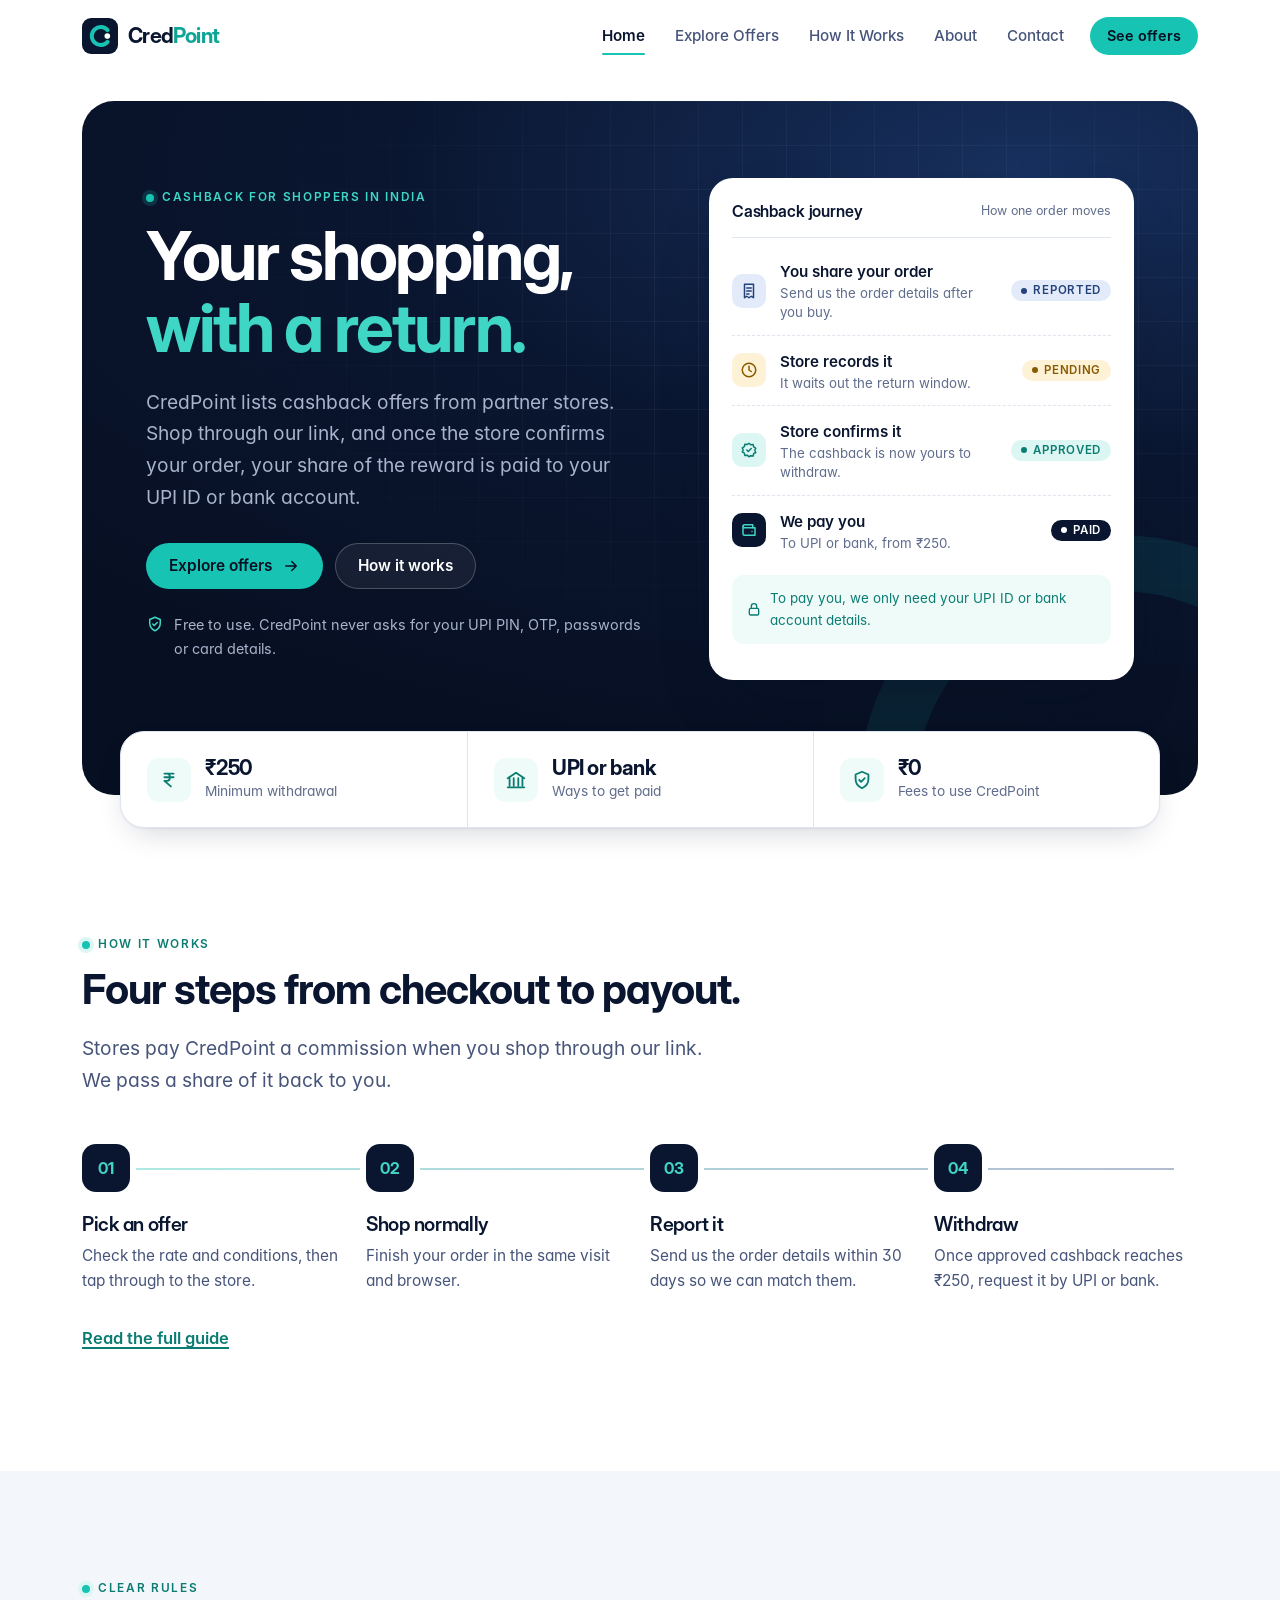
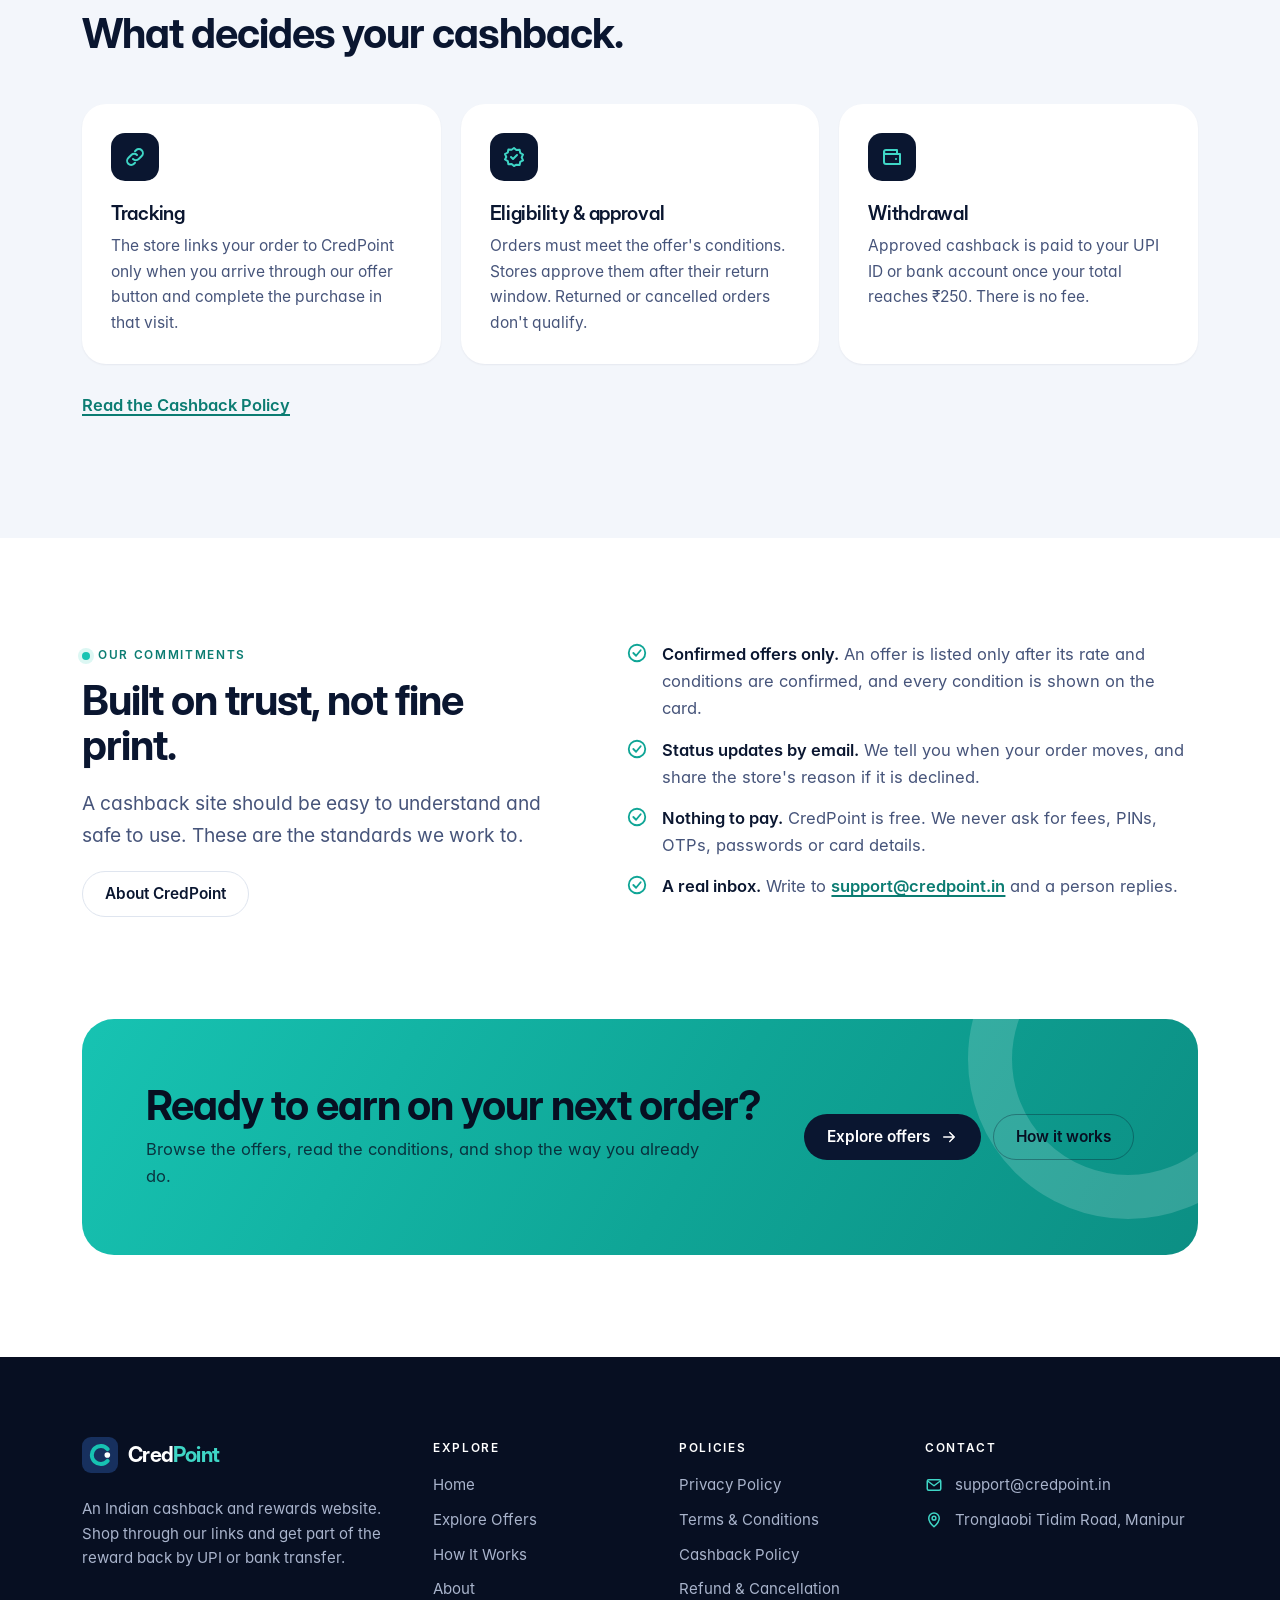
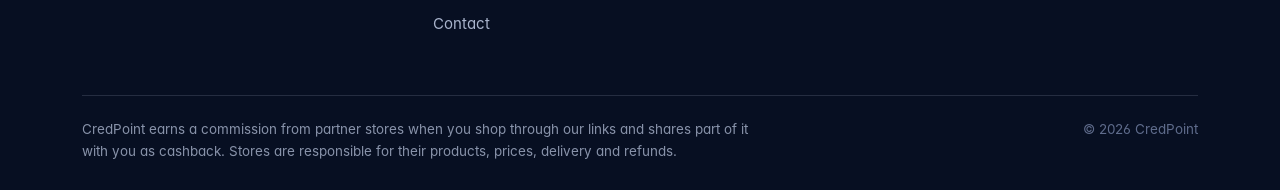
<file: index.html>
<!doctype html>
<html lang="en-IN">
<head>
  <meta charset="utf-8">
  <meta name="viewport" content="width=device-width, initial-scale=1">
  <title>CredPoint — Cashback on online shopping in India</title>
  <meta name="description" content="CredPoint is an Indian cashback and rewards website. Shop through our links at partner stores and withdraw approved cashback to UPI or bank from ₹250.">
  <meta name="robots" content="index, follow">
  <link rel="canonical" href="https://credpoint.in/">
  <meta name="theme-color" content="#0a1630">
  <meta name="format-detection" content="telephone=no">

  <meta property="og:type" content="website">
  <meta property="og:site_name" content="CredPoint">
  <meta property="og:locale" content="en_IN">
  <meta property="og:title" content="CredPoint — Cashback on online shopping in India">
  <meta property="og:description" content="CredPoint is an Indian cashback and rewards website. Shop through our links at partner stores and withdraw approved cashback to UPI or bank from ₹250.">
  <meta property="og:url" content="https://credpoint.in/">
  <meta property="og:image" content="https://credpoint.in/assets/img/og-image.png">
  <meta property="og:image:width" content="1200">
  <meta property="og:image:height" content="630">
  <meta property="og:image:alt" content="CredPoint — cashback on your shopping, paid to UPI or bank.">
  <meta name="twitter:card" content="summary_large_image">
  <meta name="twitter:title" content="CredPoint — Cashback on online shopping in India">
  <meta name="twitter:description" content="CredPoint is an Indian cashback and rewards website. Shop through our links at partner stores and withdraw approved cashback to UPI or bank from ₹250.">
  <meta name="twitter:image" content="https://credpoint.in/assets/img/og-image.png">

  <link rel="icon" href="favicon.ico" sizes="32x32">
  <link rel="icon" href="favicon.svg" type="image/svg+xml">
  <link rel="apple-touch-icon" href="assets/img/apple-touch-icon.png">
  <link rel="manifest" href="site.webmanifest">
  <link rel="stylesheet" href="assets/css/tokens.css">
  <link rel="stylesheet" href="assets/css/base.css">
  <link rel="stylesheet" href="assets/css/layout.css">
  <link rel="stylesheet" href="assets/css/components.css">
  <link rel="stylesheet" href="assets/css/pages.css">
  <script src="assets/js/site.js" defer></script>
  <script src="assets/js/offers-data.js" defer></script>
  <script src="assets/js/offers.js" defer></script>
  <script type="application/ld+json">{"@context": "https://schema.org", "@type": "Organization", "name": "CredPoint", "url": "https://credpoint.in/", "logo": "https://credpoint.in/assets/img/icon-512.png", "email": "support@credpoint.in", "address": {"@type": "PostalAddress", "streetAddress": "Tronglaobi Tidim Road", "addressRegion": "Manipur", "addressCountry": "IN"}, "contactPoint": {"@type": "ContactPoint", "contactType": "customer support", "email": "support@credpoint.in", "areaServed": "IN", "availableLanguage": ["en"]}}</script>
</head>
<body>
<a class="skip-link" href="#main">Skip to main content</a>
<header class="site-header">
  <div class="wrap header-inner">
    <a class="logo" href="index.html" aria-label="CredPoint home"><img src="assets/img/logo-mark.svg" alt="" width="36" height="36"><span class="logo-word">Cred<span>Point</span></span></a>
    <button class="menu-btn" type="button" aria-expanded="false" aria-controls="site-nav" aria-label="Open menu"><span></span></button>
    <nav class="nav" id="site-nav" aria-label="Main">
      <a href="index.html" aria-current="page">Home</a>
      <a href="offers.html">Explore Offers</a>
      <a href="how-it-works.html">How It Works</a>
      <a href="about.html">About</a>
      <a href="contact.html">Contact</a>
      <a class="btn btn-primary btn-sm" href="offers.html">See offers</a>
    </nav>
  </div>
</header>
<main id="main">
  <section class="hero">
    <div class="wrap">
      <div class="hero-panel on-dark">
        <div>
          <p class="label">Cashback for shoppers in India</p>
          <h1>Your shopping, <em>with a return.</em></h1>
          <p class="lede">CredPoint lists cashback offers from partner stores. Shop through our link, and once the store confirms your order, your share of the reward is paid to your UPI ID or bank account.</p>
          <div class="hero-actions">
            <a class="btn btn-primary" href="offers.html">Explore offers <svg viewBox="0 0 24 24" fill="none" stroke="currentColor" stroke-width="2" stroke-linecap="round" stroke-linejoin="round" aria-hidden="true"><path d="M5 12h14M13 6l6 6-6 6"/></svg></a>
            <a class="btn btn-ghost-light" href="how-it-works.html">How it works</a>
          </div>
          <p class="hero-safe"><svg viewBox="0 0 24 24" fill="none" stroke="currentColor" stroke-width="2" stroke-linecap="round" stroke-linejoin="round" aria-hidden="true"><path d="M12 3 5 6v5c0 4.4 3 8.3 7 10 4-1.7 7-5.6 7-10V6l-7-3Z"/><path d="m9 12 2 2 4-4"/></svg><span>Free to use. CredPoint never asks for your UPI PIN, OTP, passwords or card details.</span></p>
        </div>
        <div class="tracker" role="figure" aria-label="How one order moves from purchase to payout">
          <div class="tracker-head"><strong>Cashback journey</strong><span>How one order moves</span></div>
          <ol>
            <li><span class="ico ico-reported"><svg viewBox="0 0 24 24" fill="none" stroke="currentColor" stroke-width="2" stroke-linecap="round" stroke-linejoin="round" aria-hidden="true"><path d="M6 3h12v18l-3-2-3 2-3-2-3 2V3Z"/><path d="M9 8h6M9 12h6M9 16h3"/></svg></span><div><b>You share your order</b><small>Send us the order details after you buy.</small></div><span class="pill pill-reported">Reported</span></li>
            <li><span class="ico ico-pending"><svg viewBox="0 0 24 24" fill="none" stroke="currentColor" stroke-width="2" stroke-linecap="round" stroke-linejoin="round" aria-hidden="true"><circle cx="12" cy="12" r="9"/><path d="M12 7v5l3 2"/></svg></span><div><b>Store records it</b><small>It waits out the return window.</small></div><span class="pill pill-pending">Pending</span></li>
            <li><span class="ico ico-approved"><svg viewBox="0 0 24 24" fill="none" stroke="currentColor" stroke-width="2" stroke-linecap="round" stroke-linejoin="round" aria-hidden="true"><path d="m12 3 2.4 2.1 3.2-.3.6 3.1 2.8 1.6-1.3 2.9 1.3 2.9-2.8 1.6-.6 3.1-3.2-.3L12 21l-2.4-2.1-3.2.3-.6-3.1-2.8-1.6L4.3 12 3 9.1l2.8-1.6.6-3.1 3.2.3Z"/><path d="m9 12 2 2 4-4"/></svg></span><div><b>Store confirms it</b><small>The cashback is now yours to withdraw.</small></div><span class="pill pill-approved">Approved</span></li>
            <li><span class="ico ico-paid"><svg viewBox="0 0 24 24" fill="none" stroke="currentColor" stroke-width="2" stroke-linecap="round" stroke-linejoin="round" aria-hidden="true"><path d="M4 7a2 2 0 0 1 2-2h11v4"/><path d="M4 7v10a2 2 0 0 0 2 2h14V9H6a2 2 0 0 1-2-2Z"/><path d="M16 14h.01"/></svg></span><div><b>We pay you</b><small>To UPI or bank, from ₹250.</small></div><span class="pill pill-paid">Paid</span></li>
          </ol>
          <p class="tracker-foot"><svg viewBox="0 0 24 24" fill="none" stroke="currentColor" stroke-width="2" stroke-linecap="round" stroke-linejoin="round" aria-hidden="true"><rect x="5" y="11" width="14" height="10" rx="2"/><path d="M8 11V8a4 4 0 0 1 8 0v3"/></svg>To pay you, we only need your UPI ID or bank account details.</p>
        </div>
      </div>
    </div>
  </section>

  <section class="facts" aria-label="Key facts">
    <div class="wrap">
      <div class="facts-inner">
        <div class="fact"><span class="badge"><svg viewBox="0 0 24 24" fill="none" stroke="currentColor" stroke-width="2" stroke-linecap="round" stroke-linejoin="round" aria-hidden="true"><path d="M7 5h10M7 9h10M10 5c4 0 4 8 0 8H7l7 6"/></svg></span><div><strong class="num">₹250</strong><span>Minimum withdrawal</span></div></div>
        <div class="fact"><span class="badge"><svg viewBox="0 0 24 24" fill="none" stroke="currentColor" stroke-width="2" stroke-linecap="round" stroke-linejoin="round" aria-hidden="true"><path d="M3 10 12 4l9 6"/><path d="M5 10v8M9.5 10v8M14.5 10v8M19 10v8M3 20h18"/></svg></span><div><strong>UPI or bank</strong><span>Ways to get paid</span></div></div>
        <div class="fact"><span class="badge"><svg viewBox="0 0 24 24" fill="none" stroke="currentColor" stroke-width="2" stroke-linecap="round" stroke-linejoin="round" aria-hidden="true"><path d="M12 3 5 6v5c0 4.4 3 8.3 7 10 4-1.7 7-5.6 7-10V6l-7-3Z"/><path d="m9 12 2 2 4-4"/></svg></span><div><strong class="num">₹0</strong><span>Fees to use CredPoint</span></div></div>
      </div>
    </div>
  </section>

  <section class="section">
    <div class="wrap">
      <div class="section-head">
        <p class="label">How it works</p>
        <h2>Four steps from checkout to payout.</h2>
        <p class="lede">Stores pay CredPoint a commission when you shop through our link. We pass a share of it back to you.</p>
      </div>
      <ol class="timeline">
        <li><span class="node">01</span><div><h3>Pick an offer</h3><p>Check the rate and conditions, then tap through to the store.</p></div></li>
        <li><span class="node">02</span><div><h3>Shop normally</h3><p>Finish your order in the same visit and browser.</p></div></li>
        <li><span class="node">03</span><div><h3>Report it</h3><p>Send us the order details within 30 days so we can match them.</p></div></li>
        <li><span class="node">04</span><div><h3>Withdraw</h3><p>Once approved cashback reaches ₹250, request it by UPI or bank.</p></div></li>
      </ol>
      <p style="margin-top:32px"><a class="link" href="how-it-works.html">Read the full guide</a></p>
    </div>
  </section>

  <section class="section section-tint" id="featured" hidden>
    <div class="wrap">
      <div class="section-head">
        <p class="label">Live offers</p>
        <h2>Worth a look today.</h2>
      </div>
      <div class="rewards" id="featured-grid"></div>
      <p style="margin-top:32px"><a class="btn btn-outline" href="offers.html">See all offers <svg viewBox="0 0 24 24" fill="none" stroke="currentColor" stroke-width="2" stroke-linecap="round" stroke-linejoin="round" aria-hidden="true"><path d="M5 12h14M13 6l6 6-6 6"/></svg></a></p>
    </div>
  </section>

  <section class="section section-tint">
    <div class="wrap">
      <div class="section-head">
        <p class="label">Clear rules</p>
        <h2>What decides your cashback.</h2>
      </div>
      <div class="grid grid-3">
        <div class="card"><span class="card-icon"><svg viewBox="0 0 24 24" fill="none" stroke="currentColor" stroke-width="2" stroke-linecap="round" stroke-linejoin="round" aria-hidden="true"><path d="M10 14a4 4 0 0 0 5.7 0l3-3a4 4 0 0 0-5.7-5.7l-1 1"/><path d="M14 10a4 4 0 0 0-5.7 0l-3 3a4 4 0 0 0 5.7 5.7l1-1"/></svg></span><h3>Tracking</h3><p>The store links your order to CredPoint only when you arrive through our offer button and complete the purchase in that visit.</p></div>
        <div class="card"><span class="card-icon"><svg viewBox="0 0 24 24" fill="none" stroke="currentColor" stroke-width="2" stroke-linecap="round" stroke-linejoin="round" aria-hidden="true"><path d="m12 3 2.4 2.1 3.2-.3.6 3.1 2.8 1.6-1.3 2.9 1.3 2.9-2.8 1.6-.6 3.1-3.2-.3L12 21l-2.4-2.1-3.2.3-.6-3.1-2.8-1.6L4.3 12 3 9.1l2.8-1.6.6-3.1 3.2.3Z"/><path d="m9 12 2 2 4-4"/></svg></span><h3>Eligibility &amp; approval</h3><p>Orders must meet the offer's conditions. Stores approve them after their return window. Returned or cancelled orders don't qualify.</p></div>
        <div class="card"><span class="card-icon"><svg viewBox="0 0 24 24" fill="none" stroke="currentColor" stroke-width="2" stroke-linecap="round" stroke-linejoin="round" aria-hidden="true"><path d="M4 7a2 2 0 0 1 2-2h11v4"/><path d="M4 7v10a2 2 0 0 0 2 2h14V9H6a2 2 0 0 1-2-2Z"/><path d="M16 14h.01"/></svg></span><h3>Withdrawal</h3><p>Approved cashback is paid to your UPI ID or bank account once your total reaches ₹250. There is no fee.</p></div>
      </div>
      <p style="margin-top:28px"><a class="link" href="cashback-policy.html">Read the Cashback Policy</a></p>
    </div>
  </section>

  <section class="section">
    <div class="wrap split">
      <div>
        <p class="label">Our commitments</p>
        <h2>Built on trust, not fine print.</h2>
        <p class="lede">A cashback site should be easy to understand and safe to use. These are the standards we work to.</p>
        <a class="btn btn-outline" href="about.html">About CredPoint</a>
      </div>
      <ul class="checks">
        <li><svg viewBox="0 0 24 24" fill="none" stroke="currentColor" stroke-width="2" stroke-linecap="round" stroke-linejoin="round" aria-hidden="true"><circle cx="12" cy="12" r="9"/><path d="m8 12 3 3 5-6"/></svg><div><strong>Confirmed offers only.</strong> An offer is listed only after its rate and conditions are confirmed, and every condition is shown on the card.</div></li>
        <li><svg viewBox="0 0 24 24" fill="none" stroke="currentColor" stroke-width="2" stroke-linecap="round" stroke-linejoin="round" aria-hidden="true"><circle cx="12" cy="12" r="9"/><path d="m8 12 3 3 5-6"/></svg><div><strong>Status updates by email.</strong> We tell you when your order moves, and share the store's reason if it is declined.</div></li>
        <li><svg viewBox="0 0 24 24" fill="none" stroke="currentColor" stroke-width="2" stroke-linecap="round" stroke-linejoin="round" aria-hidden="true"><circle cx="12" cy="12" r="9"/><path d="m8 12 3 3 5-6"/></svg><div><strong>Nothing to pay.</strong> CredPoint is free. We never ask for fees, PINs, OTPs, passwords or card details.</div></li>
        <li><svg viewBox="0 0 24 24" fill="none" stroke="currentColor" stroke-width="2" stroke-linecap="round" stroke-linejoin="round" aria-hidden="true"><circle cx="12" cy="12" r="9"/><path d="m8 12 3 3 5-6"/></svg><div><strong>A real inbox.</strong> Write to <a class="link" href="mailto:support@credpoint.in">support@credpoint.in</a> and a person replies.</div></li>
      </ul>
    </div>
  </section>

  <section class="section section-cta">
    <div class="wrap">
      <div class="cta">
        <div>
          <h2>Ready to earn on your next order?</h2>
          <p>Browse the offers, read the conditions, and shop the way you already do.</p>
        </div>
        <div class="cta-actions">
          <a class="btn btn-dark" href="offers.html">Explore offers <svg viewBox="0 0 24 24" fill="none" stroke="currentColor" stroke-width="2" stroke-linecap="round" stroke-linejoin="round" aria-hidden="true"><path d="M5 12h14M13 6l6 6-6 6"/></svg></a>
          <a class="btn btn-outline" href="how-it-works.html">How it works</a>
        </div>
      </div>
    </div>
  </section>
</main>
<footer class="site-footer">
  <div class="wrap">
    <div class="footer-top">
      <div class="footer-about">
        <a class="logo" href="index.html" aria-label="CredPoint home"><img src="assets/img/logo-mark-on-dark.svg" alt="" width="36" height="36"><span class="logo-word">Cred<span>Point</span></span></a>
        <p>An Indian cashback and rewards website. Shop through our links and get part of the reward back by UPI or bank transfer.</p>
      </div>
      <nav aria-label="Site">
        <h2>Explore</h2>
        <ul>
          <li><a href="index.html">Home</a></li>
          <li><a href="offers.html">Explore Offers</a></li>
          <li><a href="how-it-works.html">How It Works</a></li>
          <li><a href="about.html">About</a></li>
          <li><a href="contact.html">Contact</a></li>
        </ul>
      </nav>
      <nav aria-label="Policies">
        <h2>Policies</h2>
        <ul>
          <li><a href="privacy-policy.html">Privacy Policy</a></li>
          <li><a href="terms.html">Terms &amp; Conditions</a></li>
          <li><a href="cashback-policy.html">Cashback Policy</a></li>
          <li><a href="refund-policy.html">Refund &amp; Cancellation</a></li>
        </ul>
      </nav>
      <div>
        <h2>Contact</h2>
        <ul>
          <li class="contact-line"><svg viewBox="0 0 24 24" fill="none" stroke="currentColor" stroke-width="2" stroke-linecap="round" stroke-linejoin="round" aria-hidden="true"><rect x="3" y="5" width="18" height="14" rx="2"/><path d="m4 7 8 6 8-6"/></svg><a href="mailto:support@credpoint.in">support@credpoint.in</a></li>
          <li class="contact-line"><svg viewBox="0 0 24 24" fill="none" stroke="currentColor" stroke-width="2" stroke-linecap="round" stroke-linejoin="round" aria-hidden="true"><path d="M12 21s-7-6.2-7-11.5a7 7 0 0 1 14 0C19 14.8 12 21 12 21Z"/><circle cx="12" cy="9.5" r="2.5"/></svg><address>Tronglaobi Tidim Road, Manipur</address></li>
        </ul>
      </div>
    </div>
    <div class="footer-bottom">
      <p class="disclosure">CredPoint earns a commission from partner stores when you shop through our links and shares part of it with you as cashback. Stores are responsible for their products, prices, delivery and refunds.</p>
      <p>&copy; <span id="year">2026</span> CredPoint</p>
    </div>
  </div>
</footer>
</body>
</html>
</file>
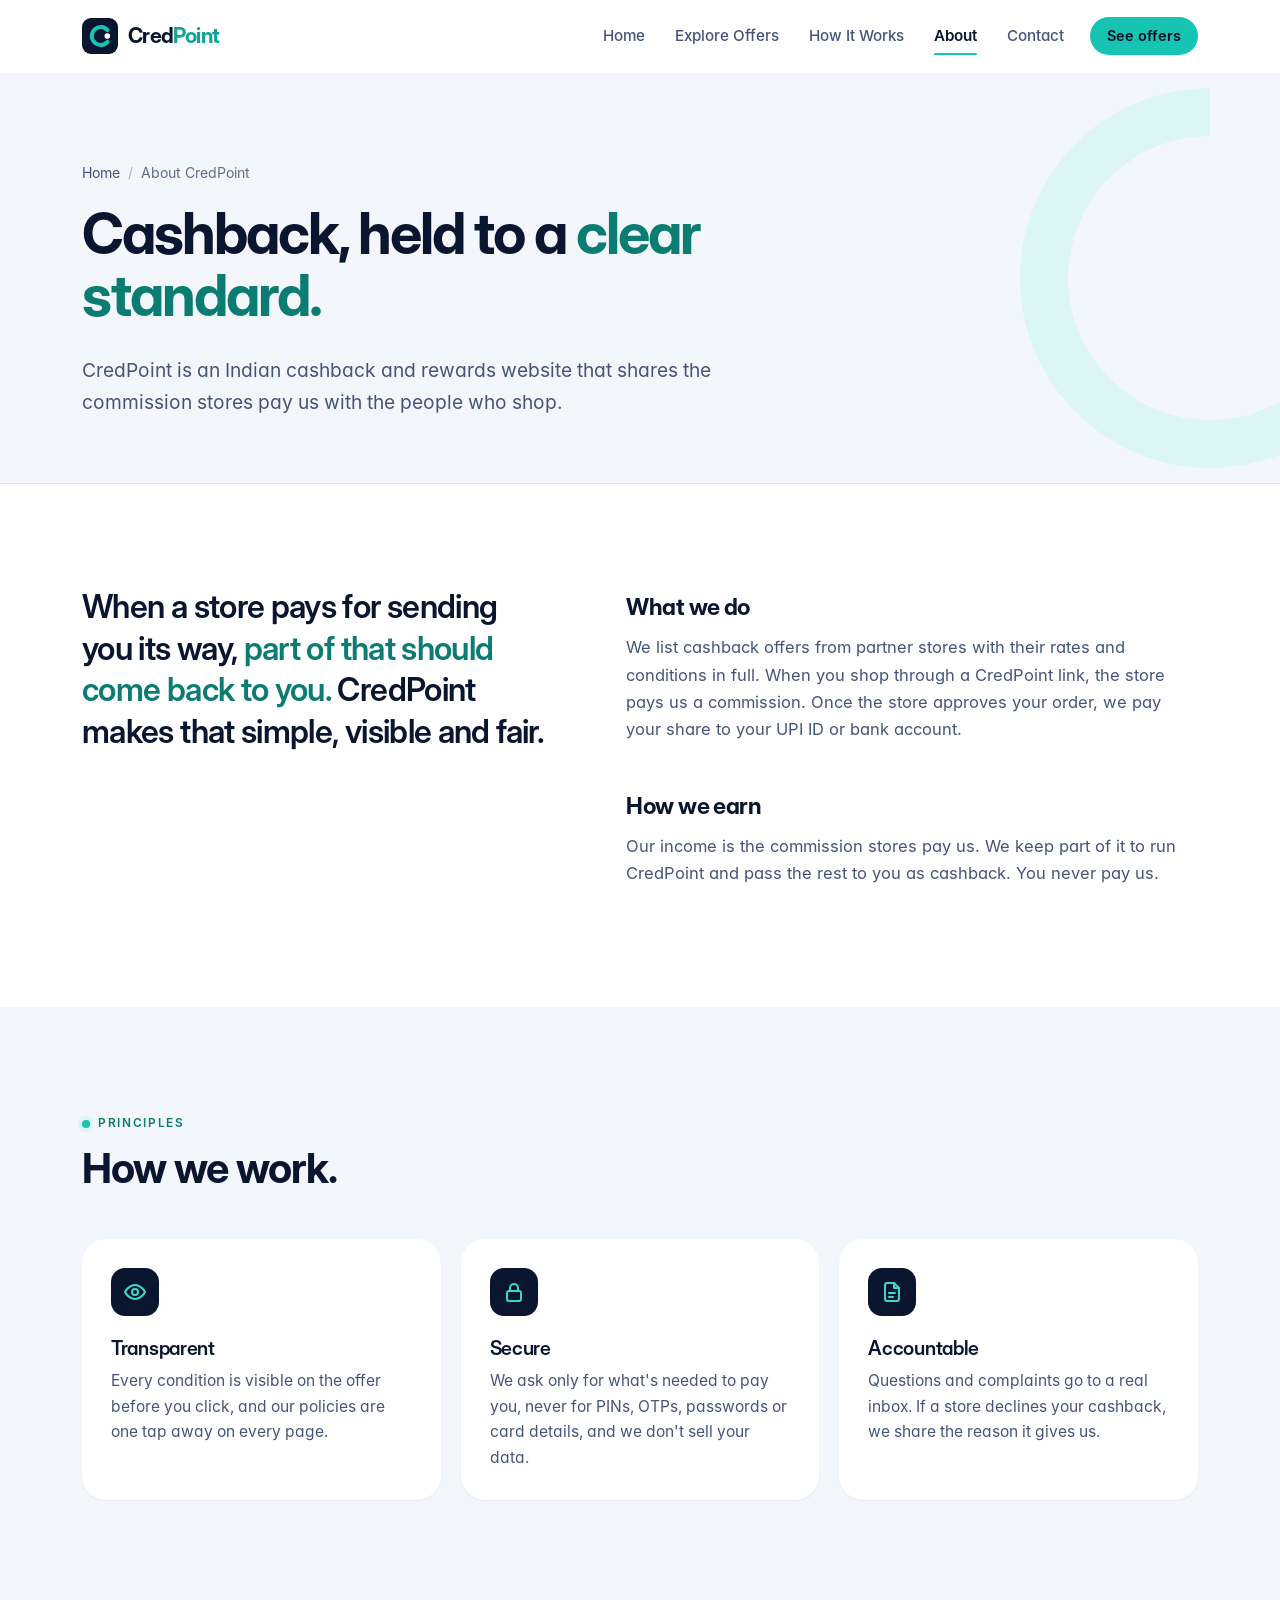
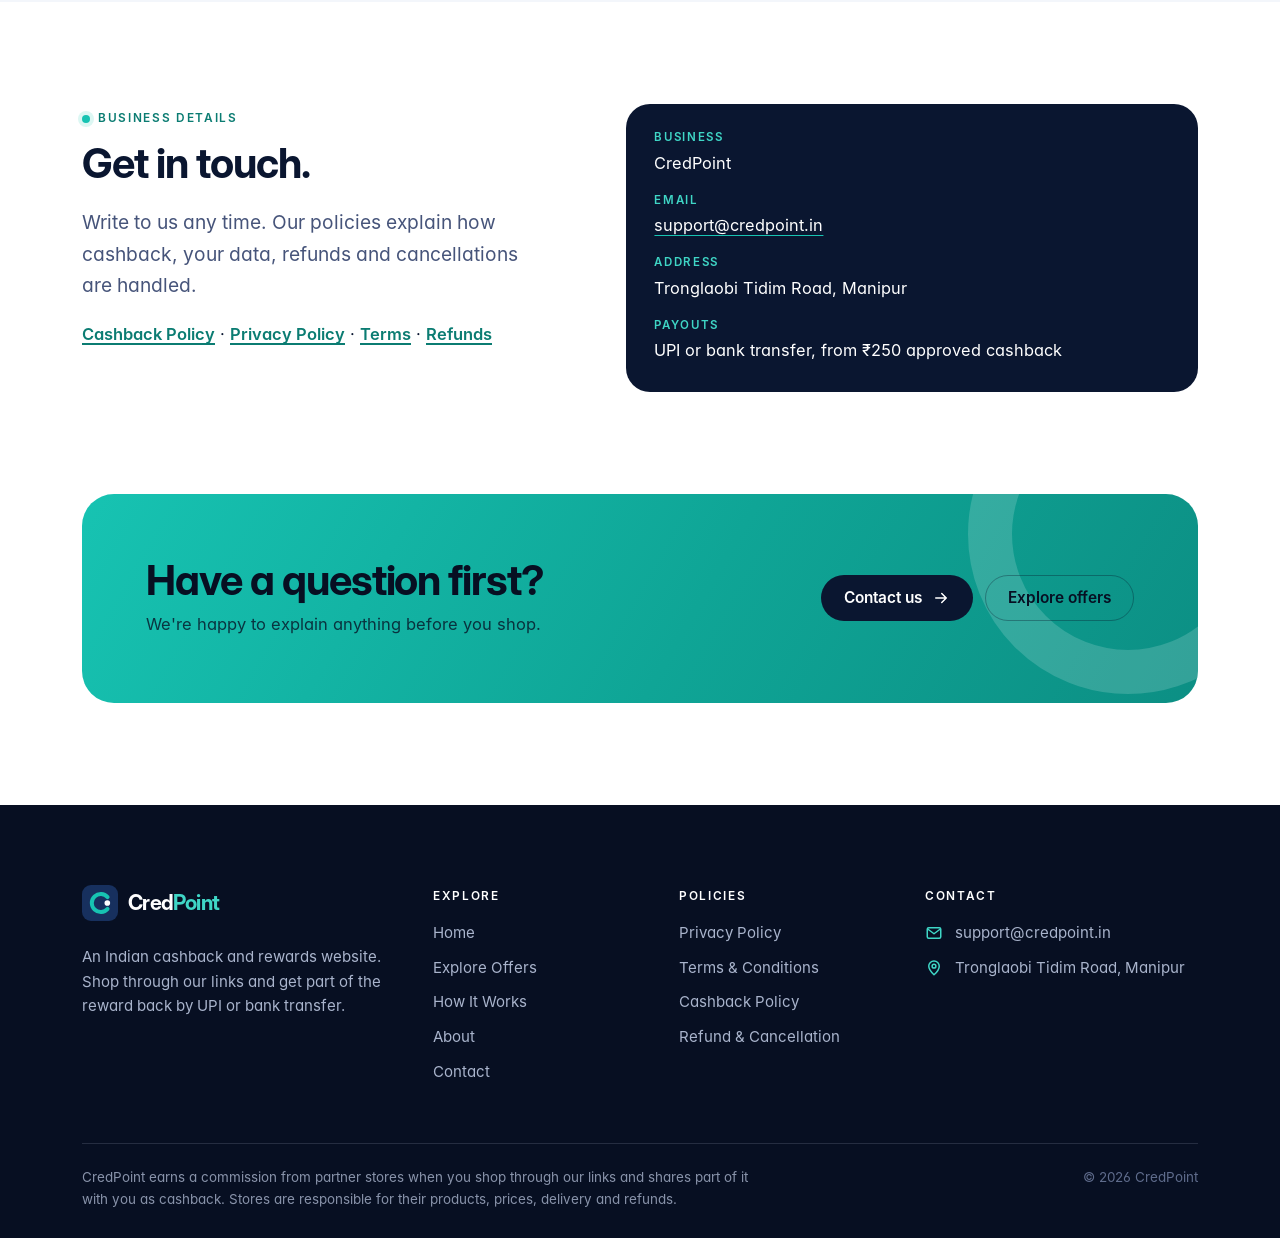
<file: about.html>
<!doctype html>
<html lang="en-IN">
<head>
  <meta charset="utf-8">
  <meta name="viewport" content="width=device-width, initial-scale=1">
  <title>About CredPoint | CredPoint</title>
  <meta name="description" content="About CredPoint, an Indian cashback and rewards website: what we do, how we earn, our principles and how to reach us.">
  <meta name="robots" content="index, follow">
  <link rel="canonical" href="https://credpoint.in/about">
  <meta name="theme-color" content="#0a1630">
  <meta name="format-detection" content="telephone=no">

  <meta property="og:type" content="website">
  <meta property="og:site_name" content="CredPoint">
  <meta property="og:locale" content="en_IN">
  <meta property="og:title" content="About CredPoint | CredPoint">
  <meta property="og:description" content="About CredPoint, an Indian cashback and rewards website: what we do, how we earn, our principles and how to reach us.">
  <meta property="og:url" content="https://credpoint.in/about">
  <meta property="og:image" content="https://credpoint.in/assets/img/og-image.png">
  <meta property="og:image:width" content="1200">
  <meta property="og:image:height" content="630">
  <meta property="og:image:alt" content="CredPoint — cashback on your shopping, paid to UPI or bank.">
  <meta name="twitter:card" content="summary_large_image">
  <meta name="twitter:title" content="About CredPoint | CredPoint">
  <meta name="twitter:description" content="About CredPoint, an Indian cashback and rewards website: what we do, how we earn, our principles and how to reach us.">
  <meta name="twitter:image" content="https://credpoint.in/assets/img/og-image.png">

  <link rel="icon" href="favicon.ico" sizes="32x32">
  <link rel="icon" href="favicon.svg" type="image/svg+xml">
  <link rel="apple-touch-icon" href="assets/img/apple-touch-icon.png">
  <link rel="manifest" href="site.webmanifest">
  <link rel="stylesheet" href="assets/css/tokens.css">
  <link rel="stylesheet" href="assets/css/base.css">
  <link rel="stylesheet" href="assets/css/layout.css">
  <link rel="stylesheet" href="assets/css/components.css">
  <link rel="stylesheet" href="assets/css/pages.css">
  <script src="assets/js/site.js" defer></script>
</head>
<body>
<a class="skip-link" href="#main">Skip to main content</a>
<header class="site-header">
  <div class="wrap header-inner">
    <a class="logo" href="index.html" aria-label="CredPoint home"><img src="assets/img/logo-mark.svg" alt="" width="36" height="36"><span class="logo-word">Cred<span>Point</span></span></a>
    <button class="menu-btn" type="button" aria-expanded="false" aria-controls="site-nav" aria-label="Open menu"><span></span></button>
    <nav class="nav" id="site-nav" aria-label="Main">
      <a href="index.html">Home</a>
      <a href="offers.html">Explore Offers</a>
      <a href="how-it-works.html">How It Works</a>
      <a href="about.html" aria-current="page">About</a>
      <a href="contact.html">Contact</a>
      <a class="btn btn-primary btn-sm" href="offers.html">See offers</a>
    </nav>
  </div>
</header>
<main id="main">
  <section class="page-hero">
    <div class="wrap">
      <nav class="crumbs" aria-label="Breadcrumb"><ol><li><a href="index.html">Home</a></li><li aria-current="page">About CredPoint</li></ol></nav>
      <h1>Cashback, held to a <span>clear standard.</span></h1>
      <p class="lede">CredPoint is an Indian cashback and rewards website that shares the commission stores pay us with the people who shop.</p>
    </div>
  </section>
  <section class="section">
    <div class="wrap split">
      <p class="statement">When a store pays for sending you its way, <em>part of that should come back to you.</em> CredPoint makes that simple, visible and fair.</p>
      <div class="prose">
        <h2>What we do</h2>
        <p>We list cashback offers from partner stores with their rates and conditions in full. When you shop through a CredPoint link, the store pays us a commission. Once the store approves your order, we pay your share to your UPI ID or bank account.</p>
        <h2>How we earn</h2>
        <p>Our income is the commission stores pay us. We keep part of it to run CredPoint and pass the rest to you as cashback. You never pay us.</p>
      </div>
    </div>
  </section>

  <section class="section section-tint">
    <div class="wrap">
      <div class="section-head">
        <p class="label">Principles</p>
        <h2>How we work.</h2>
      </div>
      <div class="grid grid-3">
        <div class="card"><span class="card-icon"><svg viewBox="0 0 24 24" fill="none" stroke="currentColor" stroke-width="2" stroke-linecap="round" stroke-linejoin="round" aria-hidden="true"><path d="M2 12s3.6-7 10-7 10 7 10 7-3.6 7-10 7S2 12 2 12Z"/><circle cx="12" cy="12" r="3"/></svg></span><h3>Transparent</h3><p>Every condition is visible on the offer before you click, and our policies are one tap away on every page.</p></div>
        <div class="card"><span class="card-icon"><svg viewBox="0 0 24 24" fill="none" stroke="currentColor" stroke-width="2" stroke-linecap="round" stroke-linejoin="round" aria-hidden="true"><rect x="5" y="11" width="14" height="10" rx="2"/><path d="M8 11V8a4 4 0 0 1 8 0v3"/></svg></span><h3>Secure</h3><p>We ask only for what's needed to pay you, never for PINs, OTPs, passwords or card details, and we don't sell your data.</p></div>
        <div class="card"><span class="card-icon"><svg viewBox="0 0 24 24" fill="none" stroke="currentColor" stroke-width="2" stroke-linecap="round" stroke-linejoin="round" aria-hidden="true"><path d="M14 3H7a2 2 0 0 0-2 2v14a2 2 0 0 0 2 2h10a2 2 0 0 0 2-2V8Z"/><path d="M14 3v5h5M9 13h6M9 17h4"/></svg></span><h3>Accountable</h3><p>Questions and complaints go to a real inbox. If a store declines your cashback, we share the reason it gives us.</p></div>
      </div>
    </div>
  </section>

  <section class="section">
    <div class="wrap split">
      <div>
        <p class="label">Business details</p>
        <h2>Get in touch.</h2>
        <p class="lede">Write to us any time. Our policies explain how cashback, your data, refunds and cancellations are handled.</p>
        <p><a class="link" href="cashback-policy.html">Cashback Policy</a> · <a class="link" href="privacy-policy.html">Privacy Policy</a> · <a class="link" href="terms.html">Terms</a> · <a class="link" href="refund-policy.html">Refunds</a></p>
      </div>
      <div class="info-panel">
        <dl>
          <div><dt>Business</dt><dd>CredPoint</dd></div>
          <div><dt>Email</dt><dd><a href="mailto:support@credpoint.in">support@credpoint.in</a></dd></div>
          <div><dt>Address</dt><dd>Tronglaobi Tidim Road, Manipur</dd></div>
          <div><dt>Payouts</dt><dd>UPI or bank transfer, from ₹250 approved cashback</dd></div>
        </dl>
      </div>
    </div>
  </section>

  <section class="section section-cta">
    <div class="wrap">
      <div class="cta">
        <div>
          <h2>Have a question first?</h2>
          <p>We're happy to explain anything before you shop.</p>
        </div>
        <div class="cta-actions">
          <a class="btn btn-dark" href="contact.html">Contact us <svg viewBox="0 0 24 24" fill="none" stroke="currentColor" stroke-width="2" stroke-linecap="round" stroke-linejoin="round" aria-hidden="true"><path d="M5 12h14M13 6l6 6-6 6"/></svg></a>
          <a class="btn btn-outline" href="offers.html">Explore offers</a>
        </div>
      </div>
    </div>
  </section>
</main>
<footer class="site-footer">
  <div class="wrap">
    <div class="footer-top">
      <div class="footer-about">
        <a class="logo" href="index.html" aria-label="CredPoint home"><img src="assets/img/logo-mark-on-dark.svg" alt="" width="36" height="36"><span class="logo-word">Cred<span>Point</span></span></a>
        <p>An Indian cashback and rewards website. Shop through our links and get part of the reward back by UPI or bank transfer.</p>
      </div>
      <nav aria-label="Site">
        <h2>Explore</h2>
        <ul>
          <li><a href="index.html">Home</a></li>
          <li><a href="offers.html">Explore Offers</a></li>
          <li><a href="how-it-works.html">How It Works</a></li>
          <li><a href="about.html">About</a></li>
          <li><a href="contact.html">Contact</a></li>
        </ul>
      </nav>
      <nav aria-label="Policies">
        <h2>Policies</h2>
        <ul>
          <li><a href="privacy-policy.html">Privacy Policy</a></li>
          <li><a href="terms.html">Terms &amp; Conditions</a></li>
          <li><a href="cashback-policy.html">Cashback Policy</a></li>
          <li><a href="refund-policy.html">Refund &amp; Cancellation</a></li>
        </ul>
      </nav>
      <div>
        <h2>Contact</h2>
        <ul>
          <li class="contact-line"><svg viewBox="0 0 24 24" fill="none" stroke="currentColor" stroke-width="2" stroke-linecap="round" stroke-linejoin="round" aria-hidden="true"><rect x="3" y="5" width="18" height="14" rx="2"/><path d="m4 7 8 6 8-6"/></svg><a href="mailto:support@credpoint.in">support@credpoint.in</a></li>
          <li class="contact-line"><svg viewBox="0 0 24 24" fill="none" stroke="currentColor" stroke-width="2" stroke-linecap="round" stroke-linejoin="round" aria-hidden="true"><path d="M12 21s-7-6.2-7-11.5a7 7 0 0 1 14 0C19 14.8 12 21 12 21Z"/><circle cx="12" cy="9.5" r="2.5"/></svg><address>Tronglaobi Tidim Road, Manipur</address></li>
        </ul>
      </div>
    </div>
    <div class="footer-bottom">
      <p class="disclosure">CredPoint earns a commission from partner stores when you shop through our links and shares part of it with you as cashback. Stores are responsible for their products, prices, delivery and refunds.</p>
      <p>&copy; <span id="year">2026</span> CredPoint</p>
    </div>
  </div>
</footer>
</body>
</html>
</file>
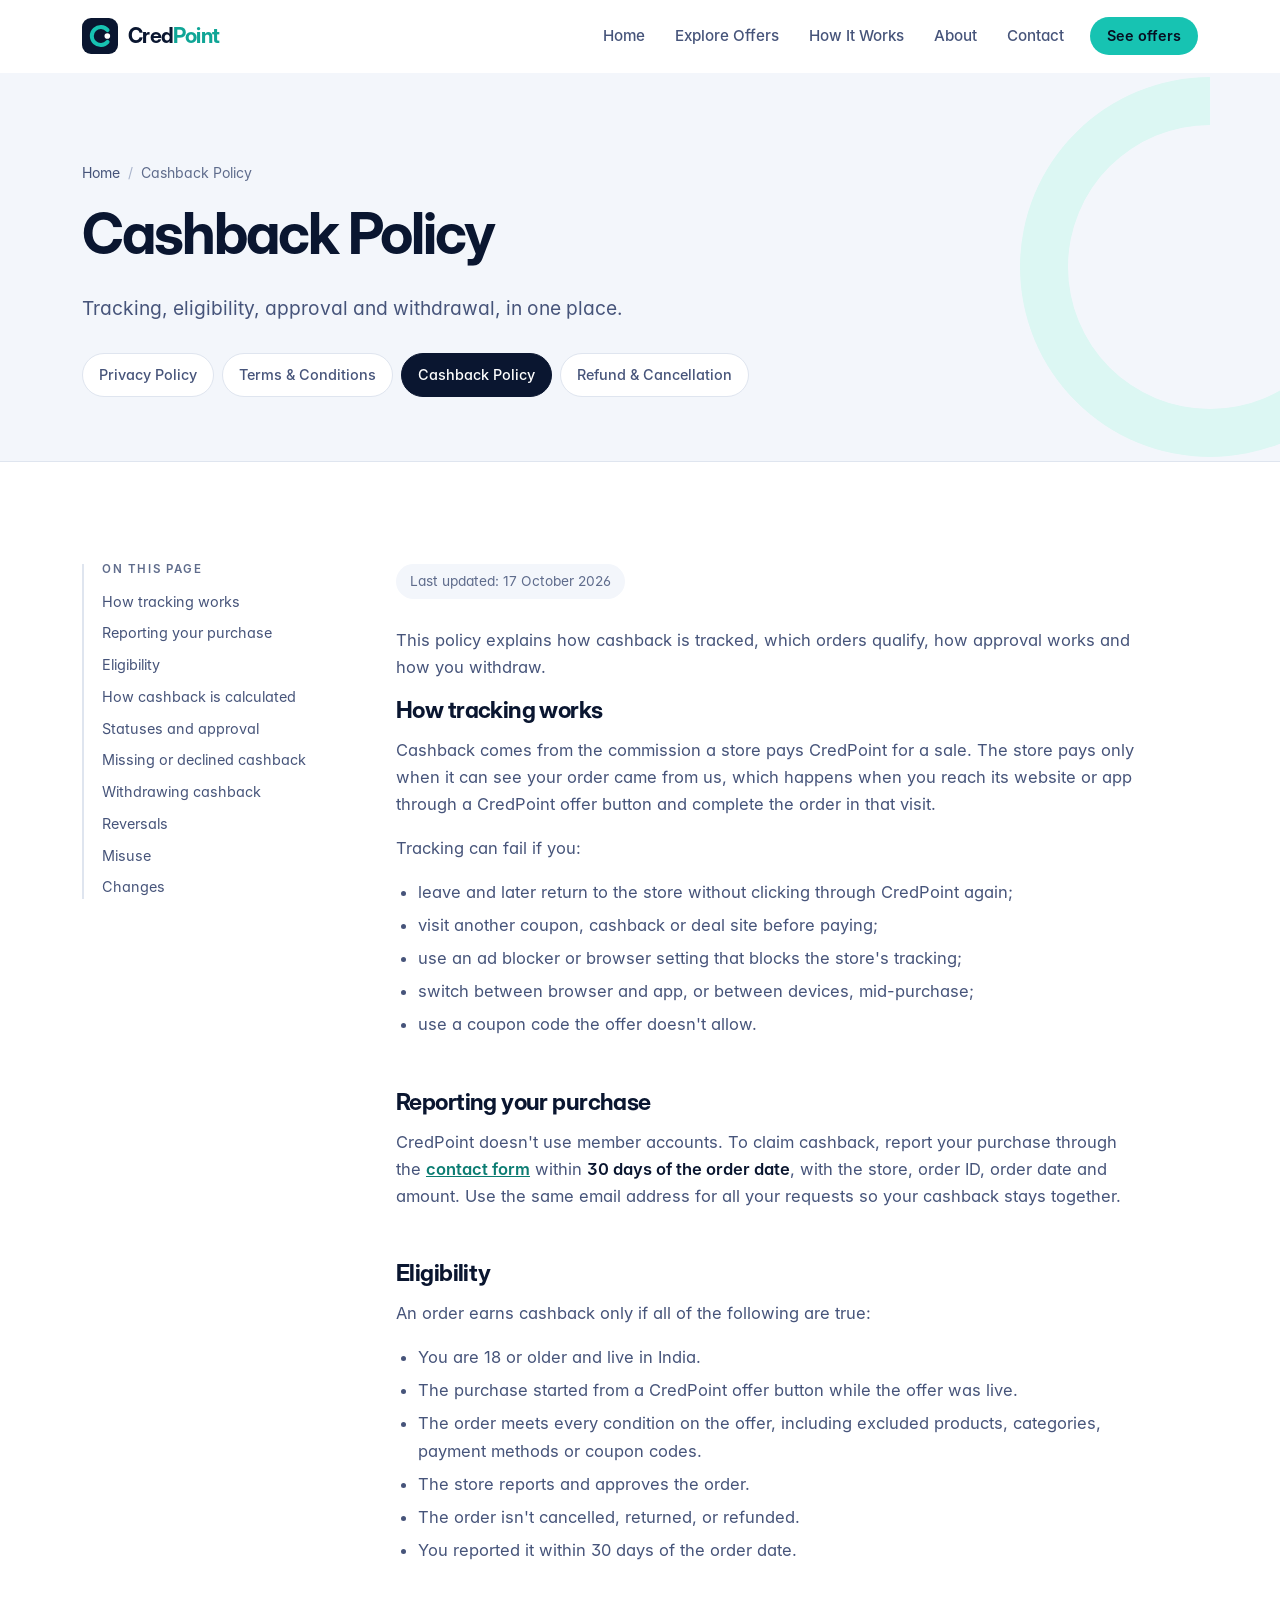
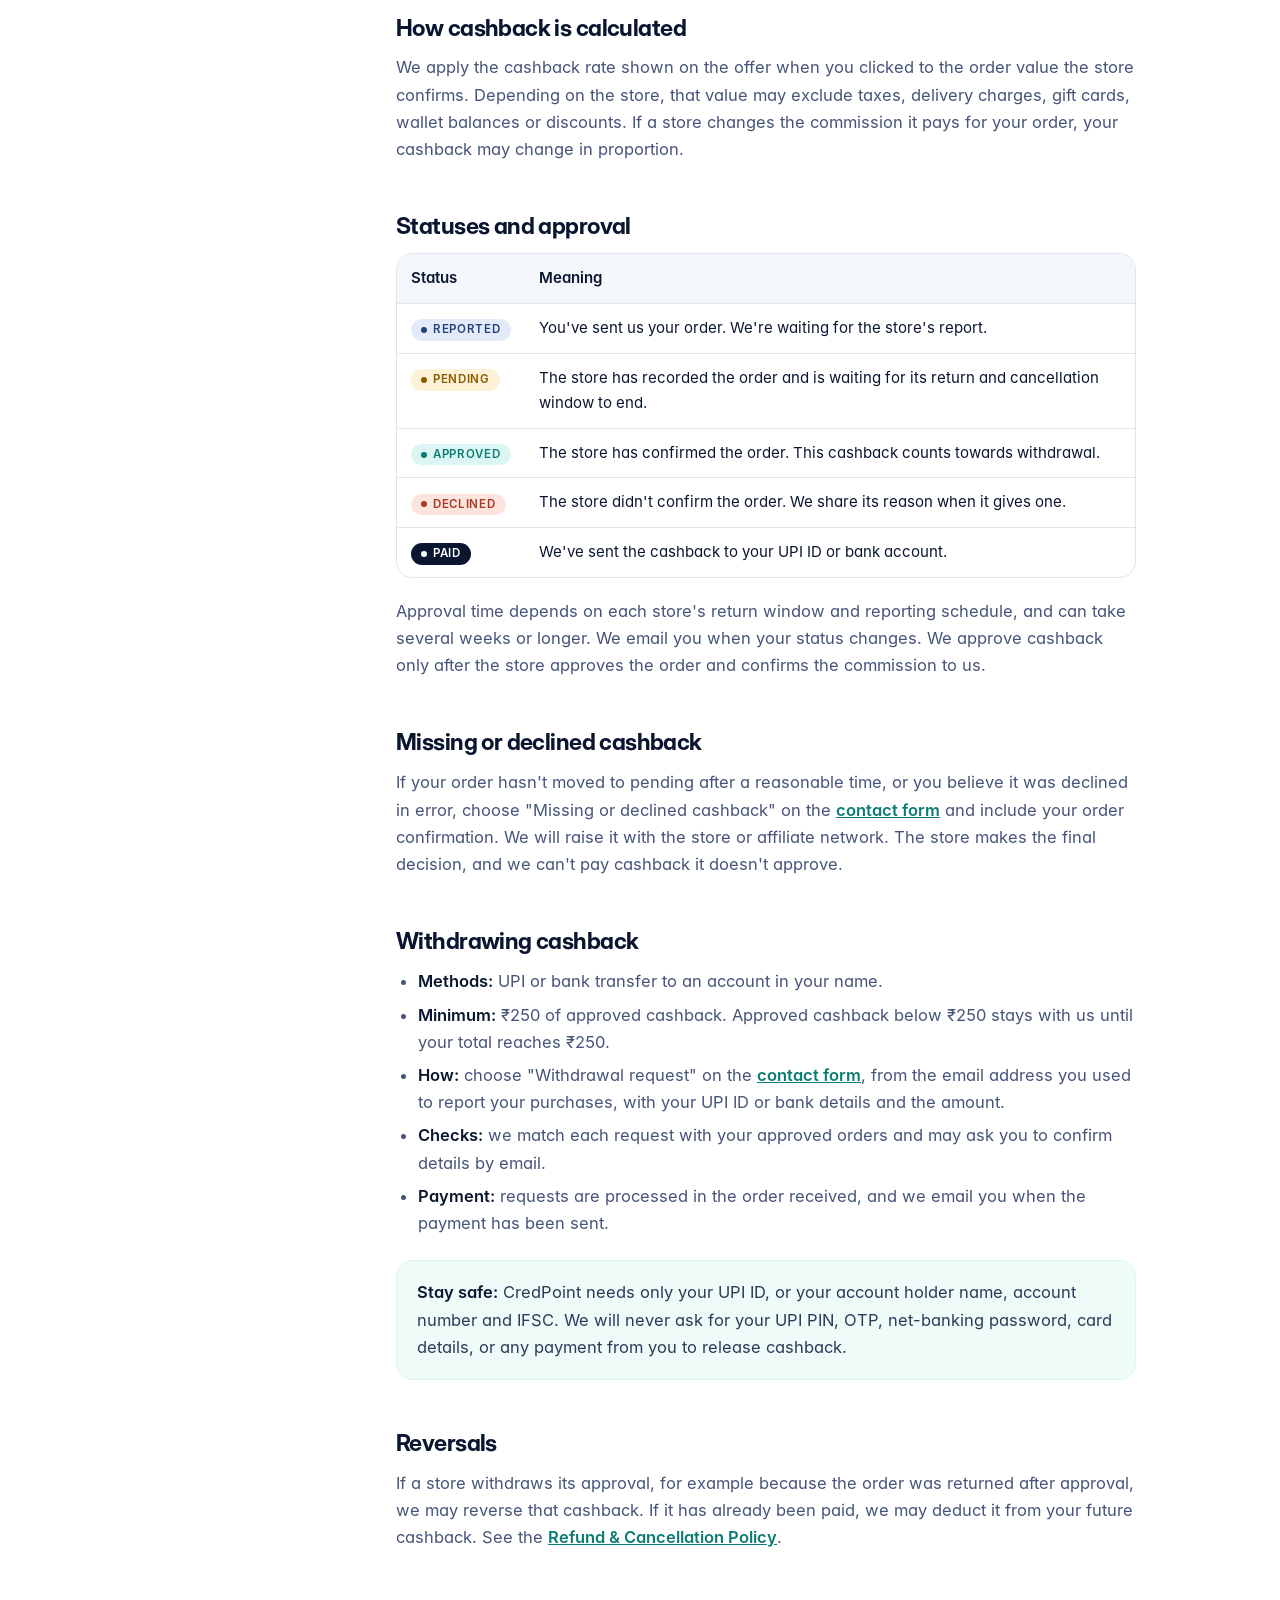
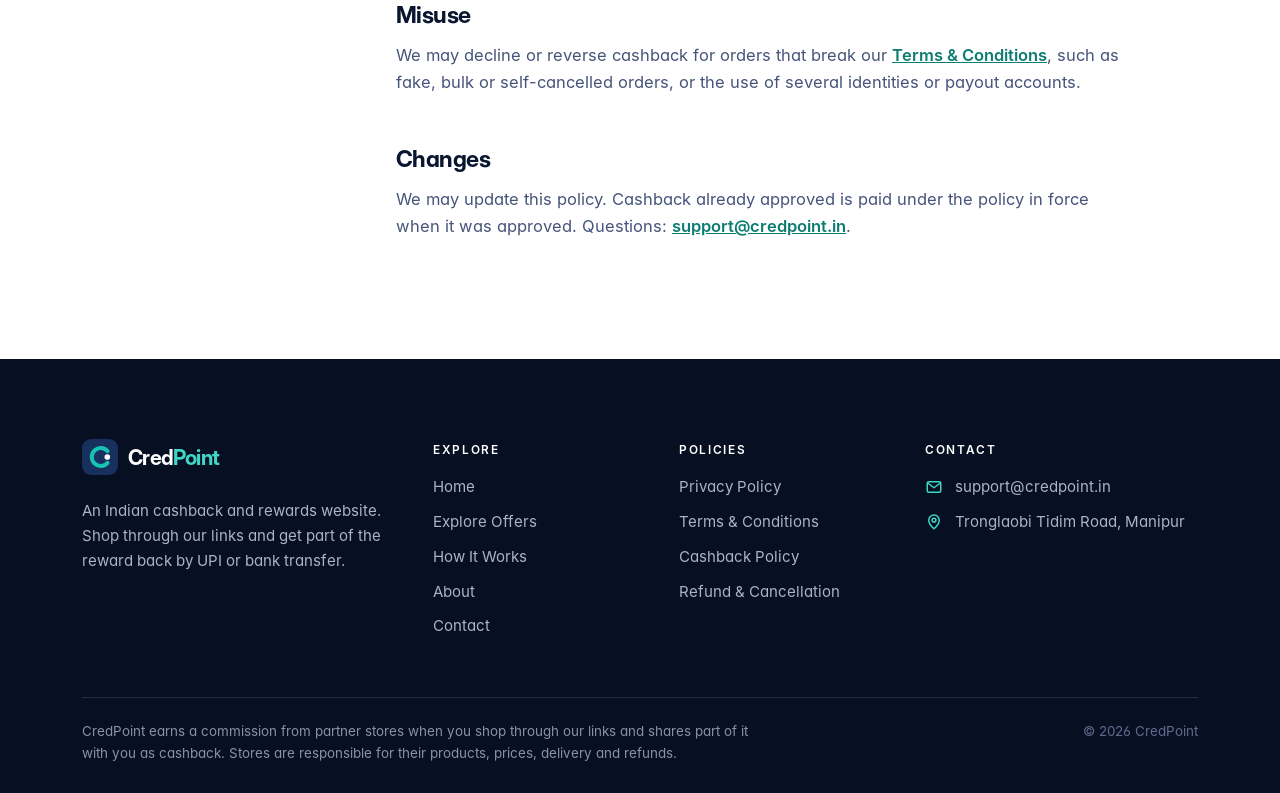
<file: cashback-policy.html>
<!doctype html>
<html lang="en-IN">
<head>
  <meta charset="utf-8">
  <meta name="viewport" content="width=device-width, initial-scale=1">
  <title>Cashback Policy | CredPoint</title>
  <meta name="description" content="How CredPoint cashback is tracked, which orders qualify, how approval works, and how to withdraw to UPI or bank from ₹250.">
  <meta name="robots" content="index, follow">
  <link rel="canonical" href="https://credpoint.in/cashback-policy">
  <meta name="theme-color" content="#0a1630">
  <meta name="format-detection" content="telephone=no">

  <meta property="og:type" content="website">
  <meta property="og:site_name" content="CredPoint">
  <meta property="og:locale" content="en_IN">
  <meta property="og:title" content="Cashback Policy | CredPoint">
  <meta property="og:description" content="How CredPoint cashback is tracked, which orders qualify, how approval works, and how to withdraw to UPI or bank from ₹250.">
  <meta property="og:url" content="https://credpoint.in/cashback-policy">
  <meta property="og:image" content="https://credpoint.in/assets/img/og-image.png">
  <meta property="og:image:width" content="1200">
  <meta property="og:image:height" content="630">
  <meta property="og:image:alt" content="CredPoint — cashback on your shopping, paid to UPI or bank.">
  <meta name="twitter:card" content="summary_large_image">
  <meta name="twitter:title" content="Cashback Policy | CredPoint">
  <meta name="twitter:description" content="How CredPoint cashback is tracked, which orders qualify, how approval works, and how to withdraw to UPI or bank from ₹250.">
  <meta name="twitter:image" content="https://credpoint.in/assets/img/og-image.png">

  <link rel="icon" href="favicon.ico" sizes="32x32">
  <link rel="icon" href="favicon.svg" type="image/svg+xml">
  <link rel="apple-touch-icon" href="assets/img/apple-touch-icon.png">
  <link rel="manifest" href="site.webmanifest">
  <link rel="stylesheet" href="assets/css/tokens.css">
  <link rel="stylesheet" href="assets/css/base.css">
  <link rel="stylesheet" href="assets/css/layout.css">
  <link rel="stylesheet" href="assets/css/components.css">
  <link rel="stylesheet" href="assets/css/pages.css">
  <script src="assets/js/site.js" defer></script>
</head>
<body>
<a class="skip-link" href="#main">Skip to main content</a>
<header class="site-header">
  <div class="wrap header-inner">
    <a class="logo" href="index.html" aria-label="CredPoint home"><img src="assets/img/logo-mark.svg" alt="" width="36" height="36"><span class="logo-word">Cred<span>Point</span></span></a>
    <button class="menu-btn" type="button" aria-expanded="false" aria-controls="site-nav" aria-label="Open menu"><span></span></button>
    <nav class="nav" id="site-nav" aria-label="Main">
      <a href="index.html">Home</a>
      <a href="offers.html">Explore Offers</a>
      <a href="how-it-works.html">How It Works</a>
      <a href="about.html">About</a>
      <a href="contact.html">Contact</a>
      <a class="btn btn-primary btn-sm" href="offers.html">See offers</a>
    </nav>
  </div>
</header>
<main id="main">
  <section class="page-hero">
    <div class="wrap">
      <nav class="crumbs" aria-label="Breadcrumb"><ol><li><a href="index.html">Home</a></li><li aria-current="page">Cashback Policy</li></ol></nav>
      <h1>Cashback Policy</h1>
      <p class="lede">Tracking, eligibility, approval and withdrawal, in one place.</p>
      <nav class="policy-tabs" aria-label="All policies">
        <a href="privacy-policy.html">Privacy Policy</a>
        <a href="terms.html">Terms &amp; Conditions</a>
        <a href="cashback-policy.html" aria-current="page">Cashback Policy</a>
        <a href="refund-policy.html">Refund &amp; Cancellation</a>
      </nav>
    </div>
  </section>
  <section class="section">
    <div class="wrap policy">
      <nav class="toc" aria-label="On this page">
        <p>On this page</p>
        <ol>
          <li><a href="#tracking">How tracking works</a></li>
          <li><a href="#report">Reporting your purchase</a></li>
          <li><a href="#eligibility">Eligibility</a></li>
          <li><a href="#amount">How cashback is calculated</a></li>
          <li><a href="#approval">Statuses and approval</a></li>
          <li><a href="#missing">Missing or declined cashback</a></li>
          <li><a href="#withdrawal">Withdrawing cashback</a></li>
          <li><a href="#reversals">Reversals</a></li>
          <li><a href="#misuse">Misuse</a></li>
          <li><a href="#changes">Changes</a></li>
        </ol>
      </nav>
      <article class="prose">
        <p class="updated">Last updated: 17 October 2026</p>
        <p>This policy explains how cashback is tracked, which orders qualify, how approval works and how you withdraw.</p>
        <h2 id="tracking">How tracking works</h2>
<p>Cashback comes from the commission a store pays CredPoint for a sale. The store pays only when it can see your order came from us, which happens when you reach its website or app through a CredPoint offer button and complete the order in that visit.</p>
<p>Tracking can fail if you:</p>
<ul>
  <li>leave and later return to the store without clicking through CredPoint again;</li>
  <li>visit another coupon, cashback or deal site before paying;</li>
  <li>use an ad blocker or browser setting that blocks the store's tracking;</li>
  <li>switch between browser and app, or between devices, mid-purchase;</li>
  <li>use a coupon code the offer doesn't allow.</li>
</ul>
        <h2 id="report">Reporting your purchase</h2>
<p>CredPoint doesn't use member accounts. To claim cashback, report your purchase through the <a href="contact.html?topic=purchase">contact form</a> within <strong>30 days of the order date</strong>, with the store, order ID, order date and amount. Use the same email address for all your requests so your cashback stays together.</p>
        <h2 id="eligibility">Eligibility</h2>
<p>An order earns cashback only if all of the following are true:</p>
<ul>
  <li>You are 18 or older and live in India.</li>
  <li>The purchase started from a CredPoint offer button while the offer was live.</li>
  <li>The order meets every condition on the offer, including excluded products, categories, payment methods or coupon codes.</li>
  <li>The store reports and approves the order.</li>
  <li>The order isn't cancelled, returned, or refunded.</li>
  <li>You reported it within 30 days of the order date.</li>
</ul>
        <h2 id="amount">How cashback is calculated</h2>
<p>We apply the cashback rate shown on the offer when you clicked to the order value the store confirms. Depending on the store, that value may exclude taxes, delivery charges, gift cards, wallet balances or discounts. If a store changes the commission it pays for your order, your cashback may change in proportion.</p>
        <h2 id="approval">Statuses and approval</h2>
<div class="table-wrap"><table>
  <thead><tr><th>Status</th><th>Meaning</th></tr></thead>
  <tbody>
    <tr><td><span class="pill pill-reported">Reported</span></td><td>You've sent us your order. We're waiting for the store's report.</td></tr>
    <tr><td><span class="pill pill-pending">Pending</span></td><td>The store has recorded the order and is waiting for its return and cancellation window to end.</td></tr>
    <tr><td><span class="pill pill-approved">Approved</span></td><td>The store has confirmed the order. This cashback counts towards withdrawal.</td></tr>
    <tr><td><span class="pill pill-declined">Declined</span></td><td>The store didn't confirm the order. We share its reason when it gives one.</td></tr>
    <tr><td><span class="pill pill-paid">Paid</span></td><td>We've sent the cashback to your UPI ID or bank account.</td></tr>
  </tbody>
</table></div>
<p>Approval time depends on each store's return window and reporting schedule, and can take several weeks or longer. We email you when your status changes. We approve cashback only after the store approves the order and confirms the commission to us.</p>
        <h2 id="missing">Missing or declined cashback</h2>
<p>If your order hasn't moved to pending after a reasonable time, or you believe it was declined in error, choose "Missing or declined cashback" on the <a href="contact.html?topic=missing">contact form</a> and include your order confirmation. We will raise it with the store or affiliate network. The store makes the final decision, and we can't pay cashback it doesn't approve.</p>
        <h2 id="withdrawal">Withdrawing cashback</h2>
<ul>
  <li><strong>Methods:</strong> UPI or bank transfer to an account in your name.</li>
  <li><strong>Minimum:</strong> ₹250 of approved cashback. Approved cashback below ₹250 stays with us until your total reaches ₹250.</li>
  <li><strong>How:</strong> choose "Withdrawal request" on the <a href="contact.html?topic=withdrawal">contact form</a>, from the email address you used to report your purchases, with your UPI ID or bank details and the amount.</li>
  <li><strong>Checks:</strong> we match each request with your approved orders and may ask you to confirm details by email.</li>
  <li><strong>Payment:</strong> requests are processed in the order received, and we email you when the payment has been sent.</li>
</ul>
<div class="callout"><p><strong>Stay safe:</strong> CredPoint needs only your UPI ID, or your account holder name, account number and IFSC. We will never ask for your UPI PIN, OTP, net-banking password, card details, or any payment from you to release cashback.</p></div>
        <h2 id="reversals">Reversals</h2>
<p>If a store withdraws its approval, for example because the order was returned after approval, we may reverse that cashback. If it has already been paid, we may deduct it from your future cashback. See the <a href="refund-policy.html">Refund &amp; Cancellation Policy</a>.</p>
        <h2 id="misuse">Misuse</h2>
<p>We may decline or reverse cashback for orders that break our <a href="terms.html">Terms &amp; Conditions</a>, such as fake, bulk or self-cancelled orders, or the use of several identities or payout accounts.</p>
        <h2 id="changes">Changes</h2>
<p>We may update this policy. Cashback already approved is paid under the policy in force when it was approved. Questions: <a href="mailto:support@credpoint.in">support@credpoint.in</a>.</p>
      </article>
    </div>
  </section>
</main>
<footer class="site-footer">
  <div class="wrap">
    <div class="footer-top">
      <div class="footer-about">
        <a class="logo" href="index.html" aria-label="CredPoint home"><img src="assets/img/logo-mark-on-dark.svg" alt="" width="36" height="36"><span class="logo-word">Cred<span>Point</span></span></a>
        <p>An Indian cashback and rewards website. Shop through our links and get part of the reward back by UPI or bank transfer.</p>
      </div>
      <nav aria-label="Site">
        <h2>Explore</h2>
        <ul>
          <li><a href="index.html">Home</a></li>
          <li><a href="offers.html">Explore Offers</a></li>
          <li><a href="how-it-works.html">How It Works</a></li>
          <li><a href="about.html">About</a></li>
          <li><a href="contact.html">Contact</a></li>
        </ul>
      </nav>
      <nav aria-label="Policies">
        <h2>Policies</h2>
        <ul>
          <li><a href="privacy-policy.html">Privacy Policy</a></li>
          <li><a href="terms.html">Terms &amp; Conditions</a></li>
          <li><a href="cashback-policy.html">Cashback Policy</a></li>
          <li><a href="refund-policy.html">Refund &amp; Cancellation</a></li>
        </ul>
      </nav>
      <div>
        <h2>Contact</h2>
        <ul>
          <li class="contact-line"><svg viewBox="0 0 24 24" fill="none" stroke="currentColor" stroke-width="2" stroke-linecap="round" stroke-linejoin="round" aria-hidden="true"><rect x="3" y="5" width="18" height="14" rx="2"/><path d="m4 7 8 6 8-6"/></svg><a href="mailto:support@credpoint.in">support@credpoint.in</a></li>
          <li class="contact-line"><svg viewBox="0 0 24 24" fill="none" stroke="currentColor" stroke-width="2" stroke-linecap="round" stroke-linejoin="round" aria-hidden="true"><path d="M12 21s-7-6.2-7-11.5a7 7 0 0 1 14 0C19 14.8 12 21 12 21Z"/><circle cx="12" cy="9.5" r="2.5"/></svg><address>Tronglaobi Tidim Road, Manipur</address></li>
        </ul>
      </div>
    </div>
    <div class="footer-bottom">
      <p class="disclosure">CredPoint earns a commission from partner stores when you shop through our links and shares part of it with you as cashback. Stores are responsible for their products, prices, delivery and refunds.</p>
      <p>&copy; <span id="year">2026</span> CredPoint</p>
    </div>
  </div>
</footer>
</body>
</html>
</file>
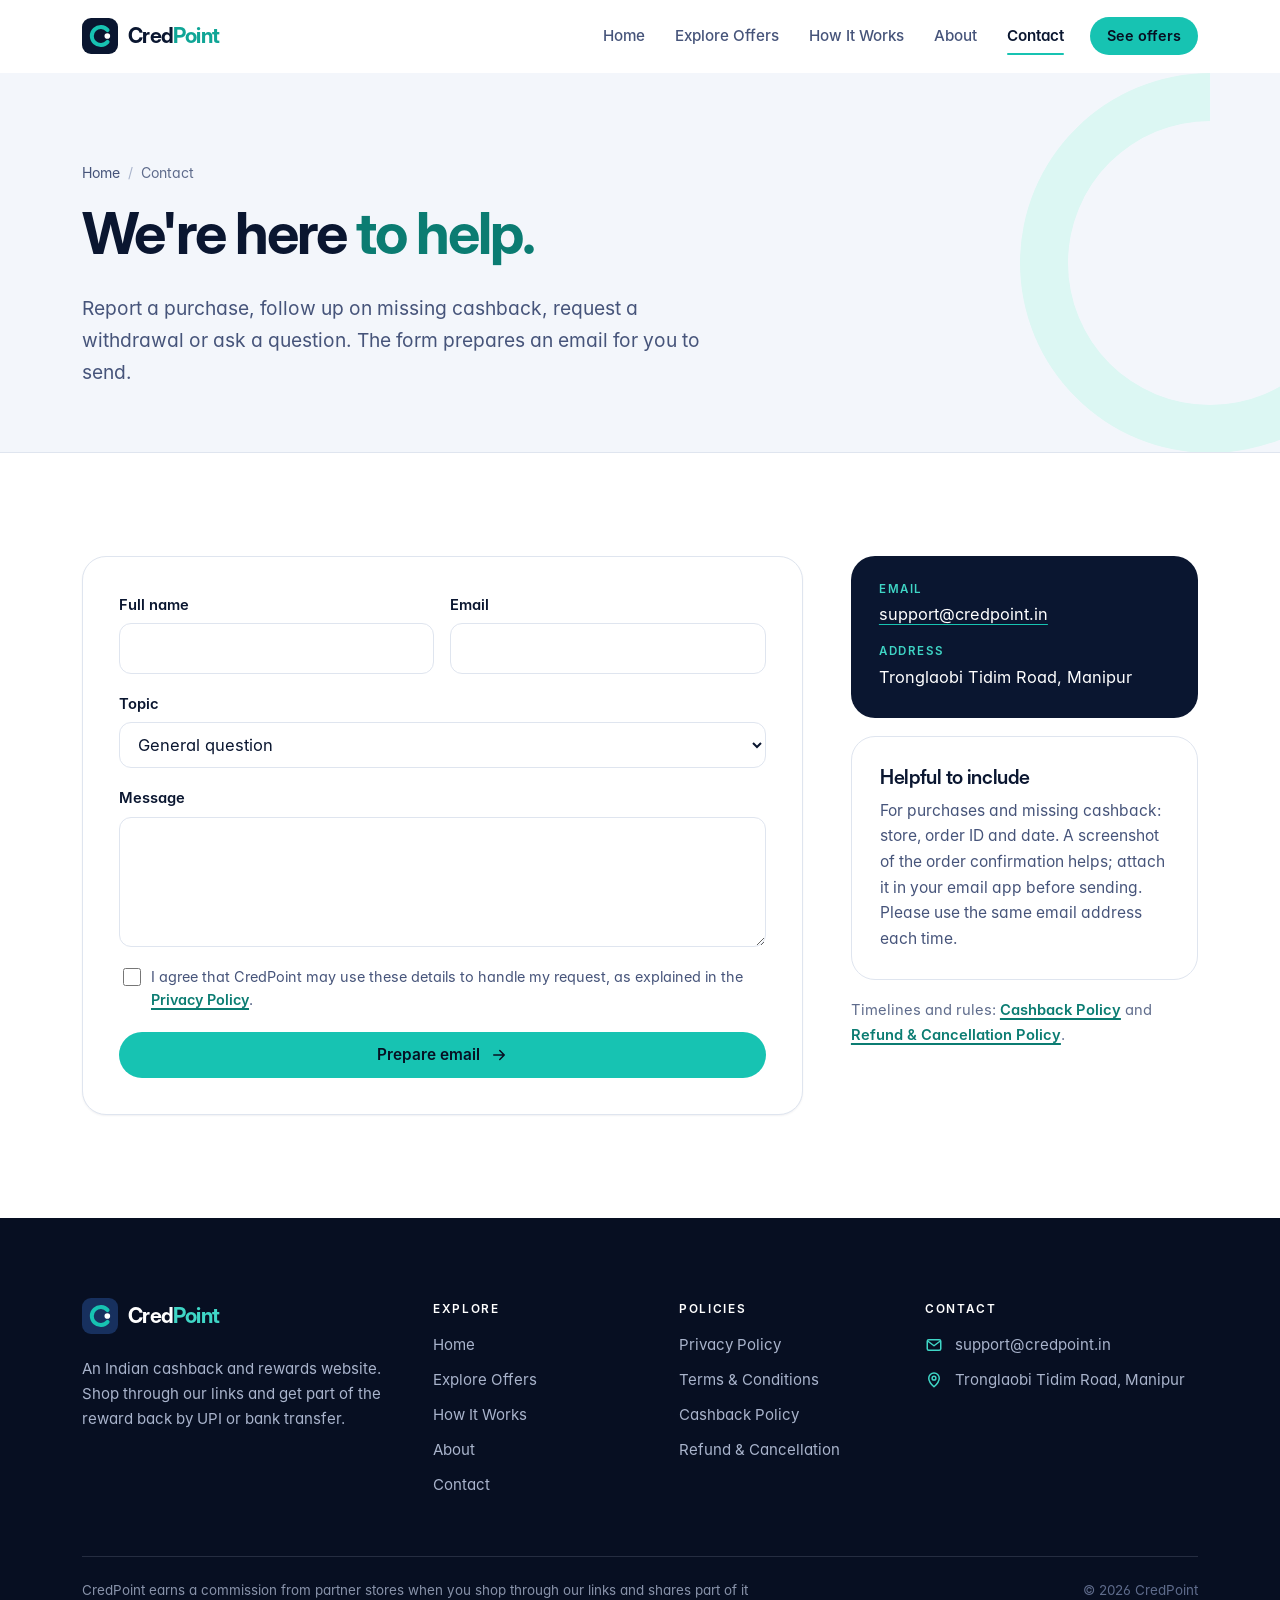
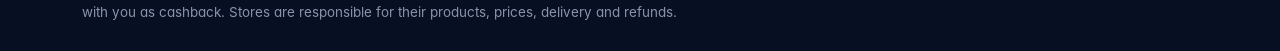
<file: contact.html>
<!doctype html>
<html lang="en-IN">
<head>
  <meta charset="utf-8">
  <meta name="viewport" content="width=device-width, initial-scale=1">
  <title>Contact CredPoint | CredPoint</title>
  <meta name="description" content="Contact CredPoint to report a purchase, follow up on missing cashback, request a withdrawal to UPI or bank, or ask a question.">
  <meta name="robots" content="index, follow">
  <link rel="canonical" href="https://credpoint.in/contact">
  <meta name="theme-color" content="#0a1630">
  <meta name="format-detection" content="telephone=no">

  <meta property="og:type" content="website">
  <meta property="og:site_name" content="CredPoint">
  <meta property="og:locale" content="en_IN">
  <meta property="og:title" content="Contact CredPoint | CredPoint">
  <meta property="og:description" content="Contact CredPoint to report a purchase, follow up on missing cashback, request a withdrawal to UPI or bank, or ask a question.">
  <meta property="og:url" content="https://credpoint.in/contact">
  <meta property="og:image" content="https://credpoint.in/assets/img/og-image.png">
  <meta property="og:image:width" content="1200">
  <meta property="og:image:height" content="630">
  <meta property="og:image:alt" content="CredPoint — cashback on your shopping, paid to UPI or bank.">
  <meta name="twitter:card" content="summary_large_image">
  <meta name="twitter:title" content="Contact CredPoint | CredPoint">
  <meta name="twitter:description" content="Contact CredPoint to report a purchase, follow up on missing cashback, request a withdrawal to UPI or bank, or ask a question.">
  <meta name="twitter:image" content="https://credpoint.in/assets/img/og-image.png">

  <link rel="icon" href="favicon.ico" sizes="32x32">
  <link rel="icon" href="favicon.svg" type="image/svg+xml">
  <link rel="apple-touch-icon" href="assets/img/apple-touch-icon.png">
  <link rel="manifest" href="site.webmanifest">
  <link rel="stylesheet" href="assets/css/tokens.css">
  <link rel="stylesheet" href="assets/css/base.css">
  <link rel="stylesheet" href="assets/css/layout.css">
  <link rel="stylesheet" href="assets/css/components.css">
  <link rel="stylesheet" href="assets/css/pages.css">
  <script src="assets/js/site.js" defer></script>
  <script src="assets/js/contact.js" defer></script>
</head>
<body>
<a class="skip-link" href="#main">Skip to main content</a>
<header class="site-header">
  <div class="wrap header-inner">
    <a class="logo" href="index.html" aria-label="CredPoint home"><img src="assets/img/logo-mark.svg" alt="" width="36" height="36"><span class="logo-word">Cred<span>Point</span></span></a>
    <button class="menu-btn" type="button" aria-expanded="false" aria-controls="site-nav" aria-label="Open menu"><span></span></button>
    <nav class="nav" id="site-nav" aria-label="Main">
      <a href="index.html">Home</a>
      <a href="offers.html">Explore Offers</a>
      <a href="how-it-works.html">How It Works</a>
      <a href="about.html">About</a>
      <a href="contact.html" aria-current="page">Contact</a>
      <a class="btn btn-primary btn-sm" href="offers.html">See offers</a>
    </nav>
  </div>
</header>
<main id="main">
  <section class="page-hero">
    <div class="wrap">
      <nav class="crumbs" aria-label="Breadcrumb"><ol><li><a href="index.html">Home</a></li><li aria-current="page">Contact</li></ol></nav>
      <h1>We're here <span>to help.</span></h1>
      <p class="lede">Report a purchase, follow up on missing cashback, request a withdrawal or ask a question. The form prepares an email for you to send.</p>
    </div>
  </section>
  <section class="section">
    <div class="wrap contact-layout">
      <form class="form" id="contact-form" novalidate>
        <div class="row">
          <div class="field">
            <label for="f-name">Full name</label>
            <input id="f-name" name="name" type="text" autocomplete="name" maxlength="80" required>
            <span class="error" aria-live="polite"></span>
          </div>
          <div class="field">
            <label for="f-email">Email</label>
            <input id="f-email" name="email" type="email" autocomplete="email" maxlength="120" required>
            <span class="error" aria-live="polite"></span>
          </div>
        </div>

        <div class="field">
          <label for="f-topic">Topic</label>
          <select id="f-topic" name="topic">
            <option value="general">General question</option>
            <option value="purchase">Report a purchase</option>
            <option value="missing">Missing or declined cashback</option>
            <option value="withdrawal">Withdrawal request</option>
            <option value="privacy">Privacy or data deletion</option>
            <option value="partner">Store or partnership enquiry</option>
          </select>
        </div>

        <div data-topics="purchase missing" hidden>
          <div class="row">
            <div class="field">
              <label for="f-store">Store</label>
              <input id="f-store" name="store" type="text" maxlength="80" data-required>
              <span class="error" aria-live="polite"></span>
            </div>
            <div class="field">
              <label for="f-order">Order ID</label>
              <input id="f-order" name="order" type="text" maxlength="80" data-required>
              <span class="error" aria-live="polite"></span>
            </div>
          </div>
          <div class="row">
            <div class="field">
              <label for="f-date">Order date</label>
              <input id="f-date" name="date" type="date" data-required>
              <span class="error" aria-live="polite"></span>
            </div>
            <div class="field">
              <label for="f-value">Order amount in ₹ <span class="optional">(optional)</span></label>
              <input id="f-value" name="value" type="number" min="0" step="0.01" inputmode="decimal">
              <span class="error" aria-live="polite"></span>
            </div>
          </div>
        </div>

        <div data-topics="withdrawal" hidden>
          <div class="safe-note"><svg viewBox="0 0 24 24" fill="none" stroke="currentColor" stroke-width="2" stroke-linecap="round" stroke-linejoin="round" aria-hidden="true"><rect x="5" y="11" width="14" height="10" rx="2"/><path d="M8 11V8a4 4 0 0 1 8 0v3"/></svg><span>We never need your UPI PIN, OTP, net-banking password or card details. Don't share them with anyone.</span></div>
          <fieldset class="field" style="border:0;padding:0;margin:0 0 18px">
            <legend>Payout method</legend>
            <div class="segmented">
              <label><input type="radio" name="method" value="upi" checked><span>UPI</span></label>
              <label><input type="radio" name="method" value="bank"><span>Bank transfer</span></label>
            </div>
          </fieldset>
          <div data-method="upi">
            <div class="field">
              <label for="f-upi">UPI ID</label>
              <input id="f-upi" name="upi" type="text" maxlength="120" autocomplete="off" spellcheck="false" placeholder="name@bank" data-required>
              <span class="error" aria-live="polite"></span>
            </div>
          </div>
          <div data-method="bank" hidden>
            <div class="field">
              <label for="f-holder">Account holder name</label>
              <input id="f-holder" name="holder" type="text" maxlength="80" autocomplete="off" data-required>
              <span class="error" aria-live="polite"></span>
            </div>
            <div class="row">
              <div class="field">
                <label for="f-account">Account number</label>
                <input id="f-account" name="account" type="text" inputmode="numeric" maxlength="22" autocomplete="off" data-required>
                <span class="error" aria-live="polite"></span>
              </div>
              <div class="field">
                <label for="f-ifsc">IFSC</label>
                <input id="f-ifsc" name="ifsc" type="text" maxlength="11" autocomplete="off" spellcheck="false" style="text-transform:uppercase" data-required>
                <span class="error" aria-live="polite"></span>
              </div>
            </div>
          </div>
          <div class="field">
            <label for="f-amount">Amount in ₹</label>
            <input id="f-amount" name="amount" type="number" min="250" step="1" inputmode="numeric" data-required>
            <span class="hint">Minimum ₹250 of approved cashback.</span>
            <span class="error" aria-live="polite"></span>
          </div>
        </div>

        <div class="field">
          <label for="f-message">Message <span class="optional" id="message-optional" hidden>(optional)</span></label>
          <textarea id="f-message" name="message" maxlength="1500"></textarea>
          <span class="error" aria-live="polite"></span>
        </div>

        <div class="trap" aria-hidden="true">
          <label for="f-website">Leave this field empty</label>
          <input id="f-website" name="website" type="text" tabindex="-1" autocomplete="off">
        </div>

        <label class="consent" for="f-consent">
          <input id="f-consent" name="consent" type="checkbox" required>
          <span>I agree that CredPoint may use these details to handle my request, as explained in the <a class="link" href="privacy-policy.html">Privacy Policy</a>. <span class="error" aria-live="polite"></span></span>
        </label>

        <button class="btn btn-primary btn-block" type="submit">Prepare email <svg viewBox="0 0 24 24" fill="none" stroke="currentColor" stroke-width="2" stroke-linecap="round" stroke-linejoin="round" aria-hidden="true"><path d="M5 12h14M13 6l6 6-6 6"/></svg></button>
        <div class="form-status" id="form-status" role="status" aria-live="polite"></div>
      </form>

      <aside class="contact-side">
        <div class="info-panel">
          <dl>
            <div><dt>Email</dt><dd><a href="mailto:support@credpoint.in">support@credpoint.in</a></dd></div>
            <div><dt>Address</dt><dd>Tronglaobi Tidim Road, Manipur</dd></div>
          </dl>
        </div>
        <div class="card">
          <h3>Helpful to include</h3>
          <p>For purchases and missing cashback: store, order ID and date. A screenshot of the order confirmation helps; attach it in your email app before sending. Please use the same email address each time.</p>
        </div>
        <p class="muted" style="font-size:.92rem;margin:0">Timelines and rules: <a class="link" href="cashback-policy.html">Cashback Policy</a> and <a class="link" href="refund-policy.html">Refund &amp; Cancellation Policy</a>.</p>
      </aside>
    </div>
  </section>
</main>
<footer class="site-footer">
  <div class="wrap">
    <div class="footer-top">
      <div class="footer-about">
        <a class="logo" href="index.html" aria-label="CredPoint home"><img src="assets/img/logo-mark-on-dark.svg" alt="" width="36" height="36"><span class="logo-word">Cred<span>Point</span></span></a>
        <p>An Indian cashback and rewards website. Shop through our links and get part of the reward back by UPI or bank transfer.</p>
      </div>
      <nav aria-label="Site">
        <h2>Explore</h2>
        <ul>
          <li><a href="index.html">Home</a></li>
          <li><a href="offers.html">Explore Offers</a></li>
          <li><a href="how-it-works.html">How It Works</a></li>
          <li><a href="about.html">About</a></li>
          <li><a href="contact.html">Contact</a></li>
        </ul>
      </nav>
      <nav aria-label="Policies">
        <h2>Policies</h2>
        <ul>
          <li><a href="privacy-policy.html">Privacy Policy</a></li>
          <li><a href="terms.html">Terms &amp; Conditions</a></li>
          <li><a href="cashback-policy.html">Cashback Policy</a></li>
          <li><a href="refund-policy.html">Refund &amp; Cancellation</a></li>
        </ul>
      </nav>
      <div>
        <h2>Contact</h2>
        <ul>
          <li class="contact-line"><svg viewBox="0 0 24 24" fill="none" stroke="currentColor" stroke-width="2" stroke-linecap="round" stroke-linejoin="round" aria-hidden="true"><rect x="3" y="5" width="18" height="14" rx="2"/><path d="m4 7 8 6 8-6"/></svg><a href="mailto:support@credpoint.in">support@credpoint.in</a></li>
          <li class="contact-line"><svg viewBox="0 0 24 24" fill="none" stroke="currentColor" stroke-width="2" stroke-linecap="round" stroke-linejoin="round" aria-hidden="true"><path d="M12 21s-7-6.2-7-11.5a7 7 0 0 1 14 0C19 14.8 12 21 12 21Z"/><circle cx="12" cy="9.5" r="2.5"/></svg><address>Tronglaobi Tidim Road, Manipur</address></li>
        </ul>
      </div>
    </div>
    <div class="footer-bottom">
      <p class="disclosure">CredPoint earns a commission from partner stores when you shop through our links and shares part of it with you as cashback. Stores are responsible for their products, prices, delivery and refunds.</p>
      <p>&copy; <span id="year">2026</span> CredPoint</p>
    </div>
  </div>
</footer>
</body>
</html>
</file>
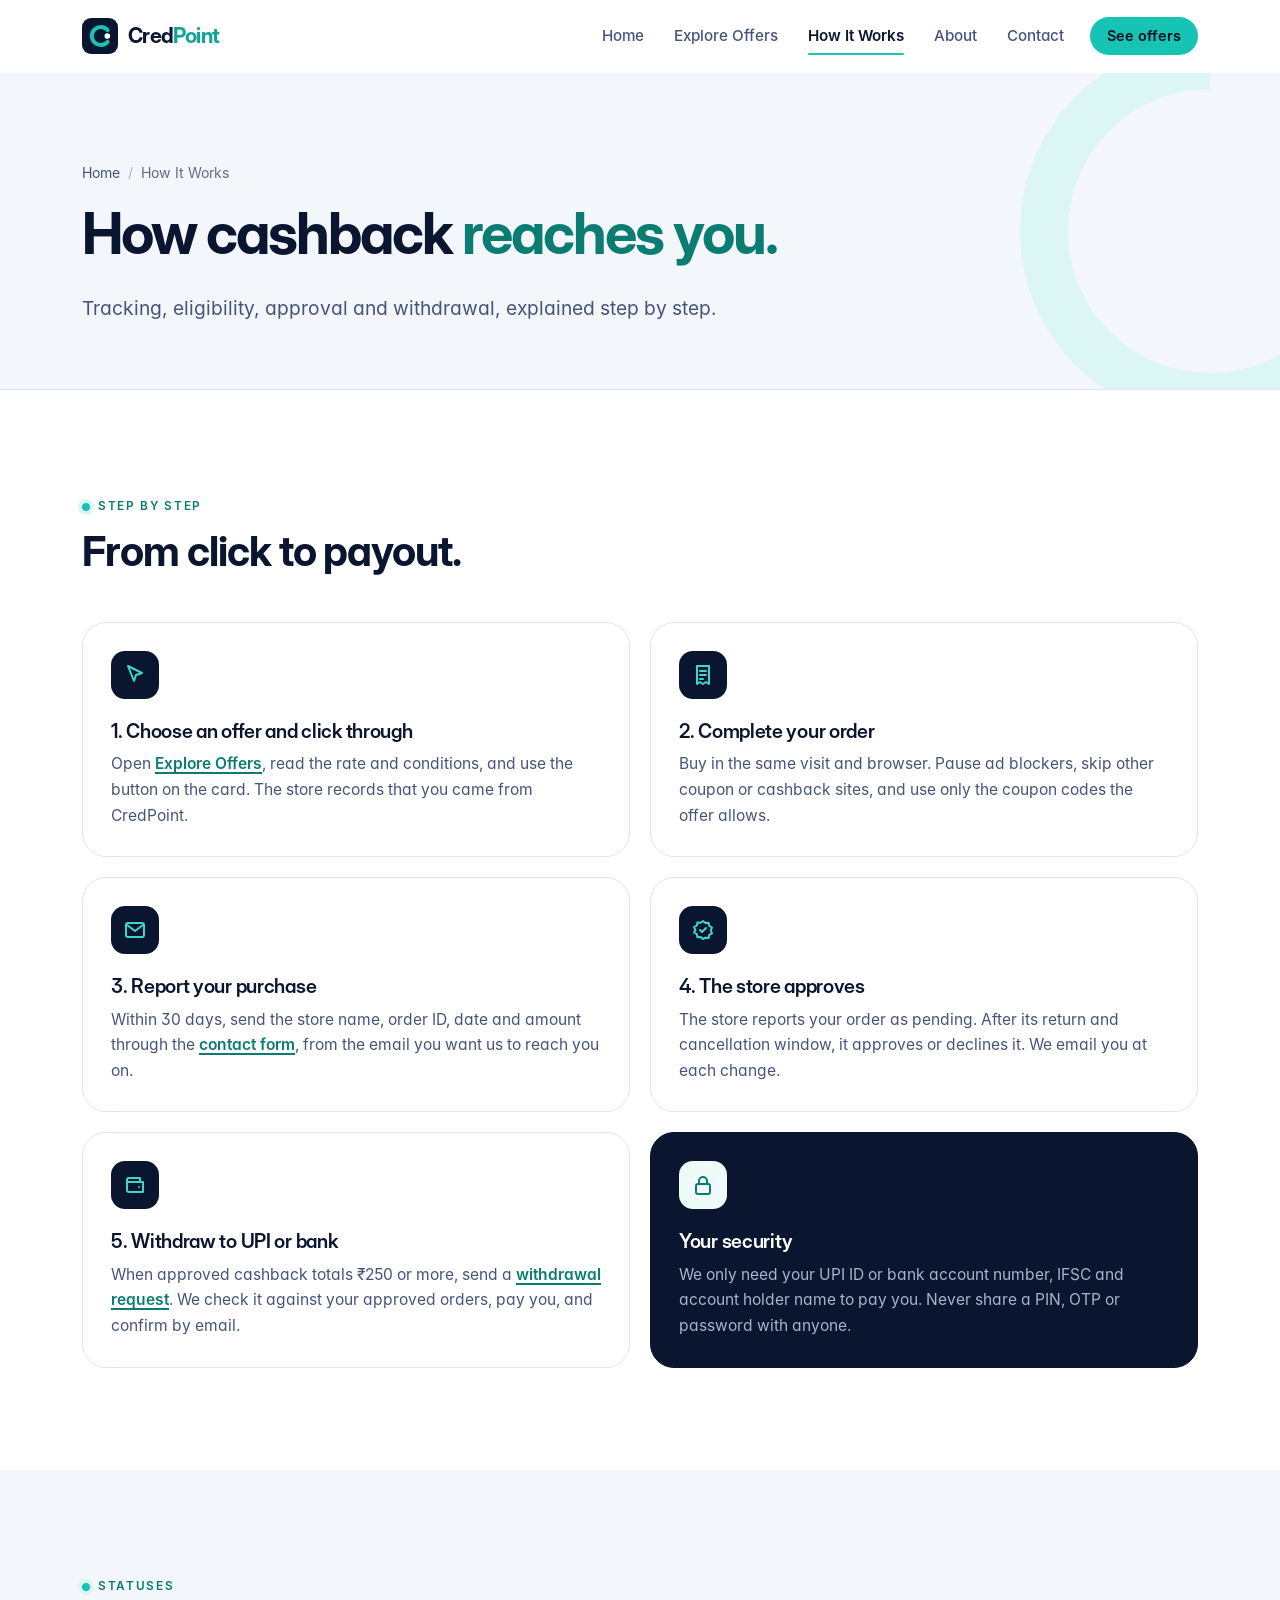
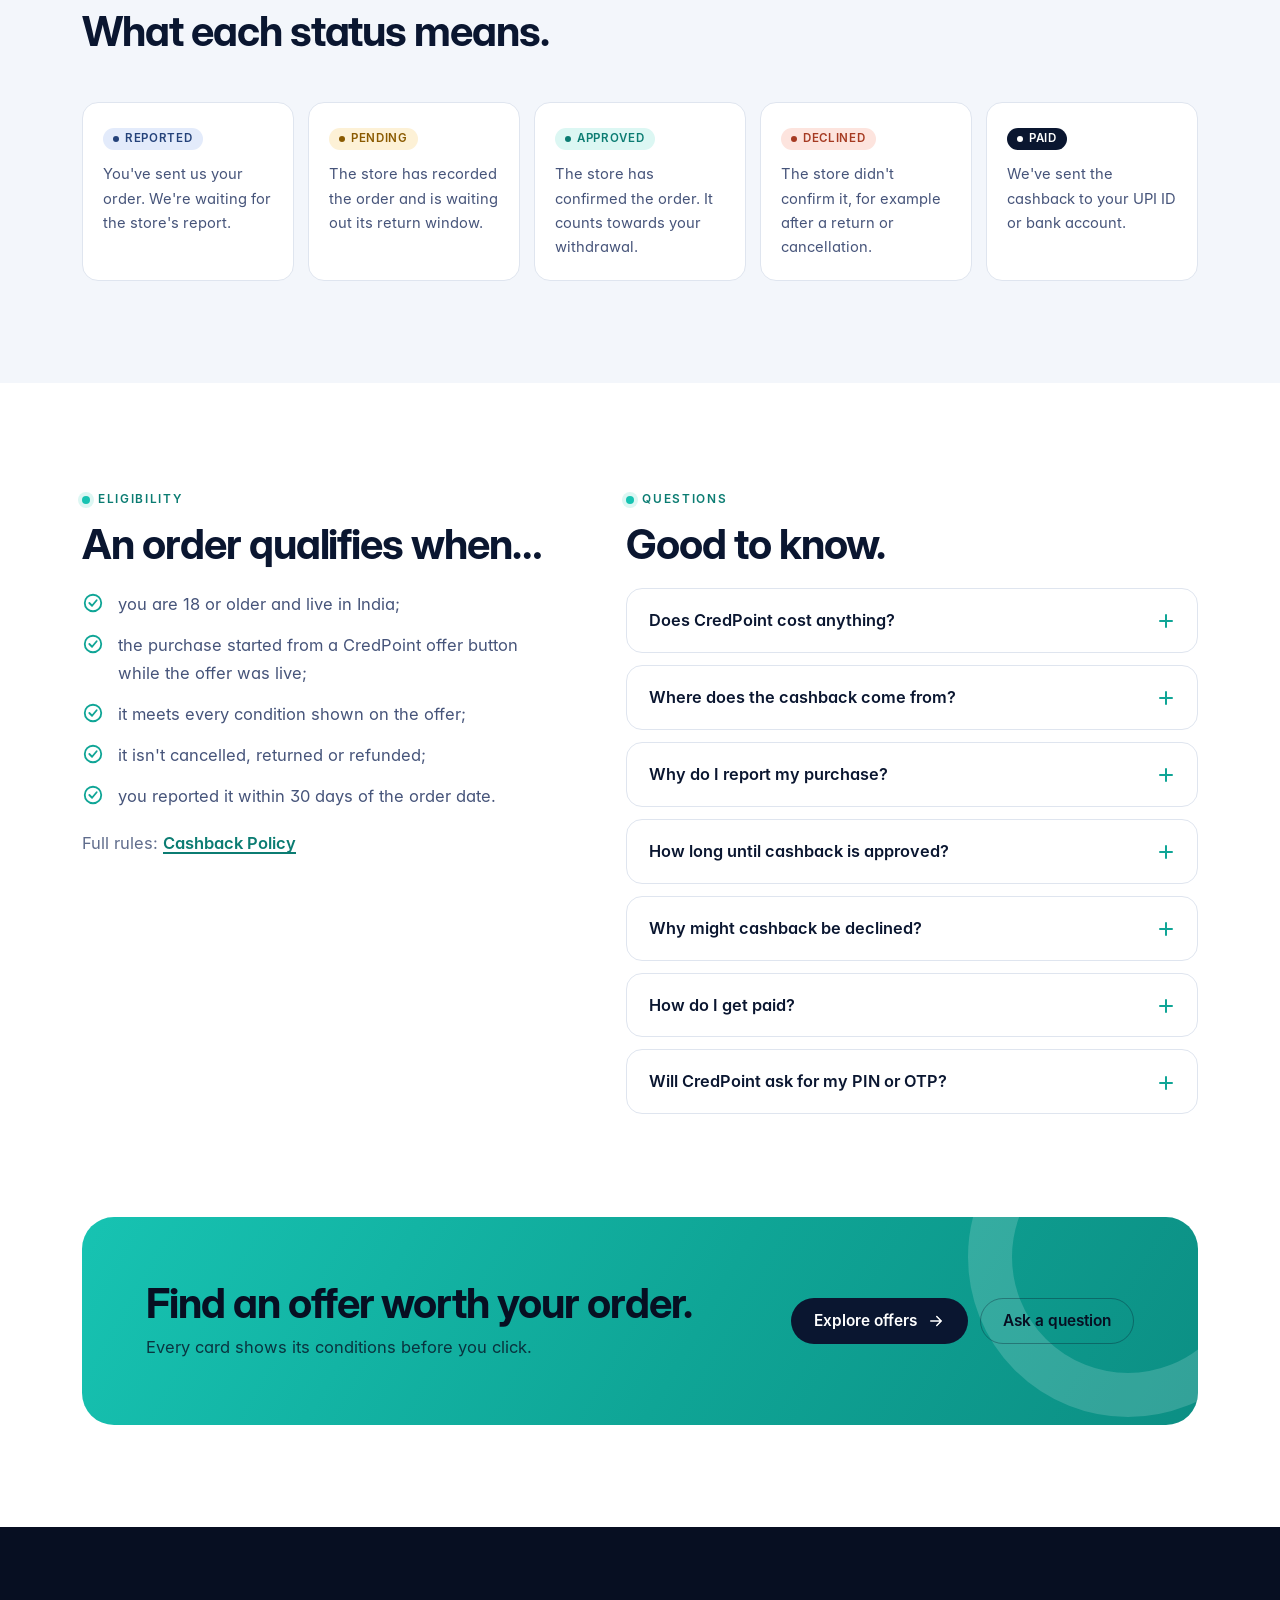
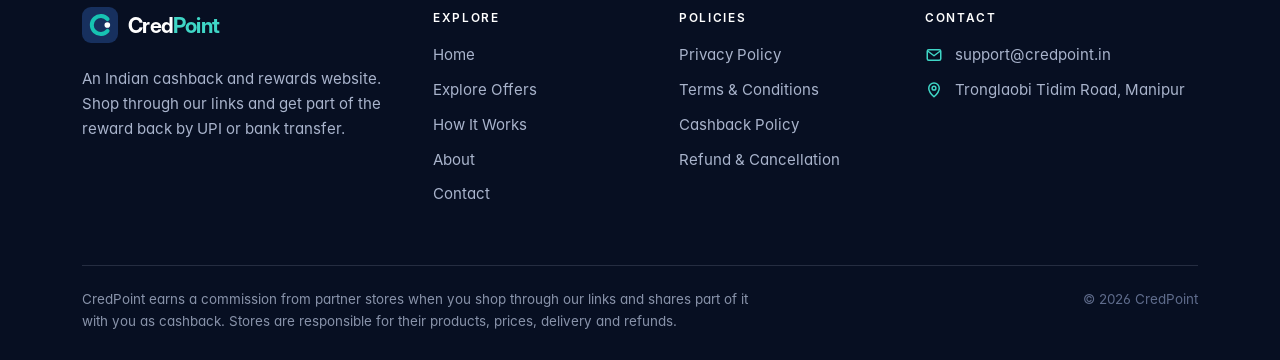
<file: how-it-works.html>
<!doctype html>
<html lang="en-IN">
<head>
  <meta charset="utf-8">
  <meta name="viewport" content="width=device-width, initial-scale=1">
  <title>How Cashback Works | CredPoint</title>
  <meta name="description" content="How CredPoint cashback works: tracking, reporting your purchase, store approval, eligibility and withdrawal to UPI or bank from ₹250.">
  <meta name="robots" content="index, follow">
  <link rel="canonical" href="https://credpoint.in/how-it-works">
  <meta name="theme-color" content="#0a1630">
  <meta name="format-detection" content="telephone=no">

  <meta property="og:type" content="website">
  <meta property="og:site_name" content="CredPoint">
  <meta property="og:locale" content="en_IN">
  <meta property="og:title" content="How Cashback Works | CredPoint">
  <meta property="og:description" content="How CredPoint cashback works: tracking, reporting your purchase, store approval, eligibility and withdrawal to UPI or bank from ₹250.">
  <meta property="og:url" content="https://credpoint.in/how-it-works">
  <meta property="og:image" content="https://credpoint.in/assets/img/og-image.png">
  <meta property="og:image:width" content="1200">
  <meta property="og:image:height" content="630">
  <meta property="og:image:alt" content="CredPoint — cashback on your shopping, paid to UPI or bank.">
  <meta name="twitter:card" content="summary_large_image">
  <meta name="twitter:title" content="How Cashback Works | CredPoint">
  <meta name="twitter:description" content="How CredPoint cashback works: tracking, reporting your purchase, store approval, eligibility and withdrawal to UPI or bank from ₹250.">
  <meta name="twitter:image" content="https://credpoint.in/assets/img/og-image.png">

  <link rel="icon" href="favicon.ico" sizes="32x32">
  <link rel="icon" href="favicon.svg" type="image/svg+xml">
  <link rel="apple-touch-icon" href="assets/img/apple-touch-icon.png">
  <link rel="manifest" href="site.webmanifest">
  <link rel="stylesheet" href="assets/css/tokens.css">
  <link rel="stylesheet" href="assets/css/base.css">
  <link rel="stylesheet" href="assets/css/layout.css">
  <link rel="stylesheet" href="assets/css/components.css">
  <link rel="stylesheet" href="assets/css/pages.css">
  <script src="assets/js/site.js" defer></script>
  <script type="application/ld+json">{"@context": "https://schema.org", "@type": "FAQPage", "mainEntity": [{"@type": "Question", "name": "Does CredPoint cost anything?", "acceptedAnswer": {"@type": "Answer", "text": "No. CredPoint is free. You pay the store its normal price and never pay us anything."}}, {"@type": "Question", "name": "Where does the cashback come from?", "acceptedAnswer": {"@type": "Answer", "text": "Stores pay CredPoint a commission when someone buys through our link. We share part of that commission with you."}}, {"@type": "Question", "name": "Why do I report my purchase?", "acceptedAnswer": {"@type": "Answer", "text": "CredPoint doesn't use member accounts. Your order details let us match your purchase with the store's report and know who to pay."}}, {"@type": "Question", "name": "How long until cashback is approved?", "acceptedAnswer": {"@type": "Answer", "text": "It depends on the store. Most confirm orders only after their return and cancellation window ends, and some take longer to report. We email you when the status changes."}}, {"@type": "Question", "name": "Why might cashback be declined?", "acceptedAnswer": {"@type": "Answer", "text": "Usually because the order was returned or cancelled, a coupon the offer didn't allow was used, the purchase didn't start from our link, or the product was excluded. See the Cashback Policy."}}, {"@type": "Question", "name": "How do I get paid?", "acceptedAnswer": {"@type": "Answer", "text": "When your approved cashback reaches ₹250, send a withdrawal request with your UPI ID or bank account details. There are no fees."}}, {"@type": "Question", "name": "Will CredPoint ask for my PIN or OTP?", "acceptedAnswer": {"@type": "Answer", "text": "Never. Anyone asking for your UPI PIN, OTP, passwords or card details in our name is not CredPoint. Please report it to support@credpoint.in."}}]}</script>
</head>
<body>
<a class="skip-link" href="#main">Skip to main content</a>
<header class="site-header">
  <div class="wrap header-inner">
    <a class="logo" href="index.html" aria-label="CredPoint home"><img src="assets/img/logo-mark.svg" alt="" width="36" height="36"><span class="logo-word">Cred<span>Point</span></span></a>
    <button class="menu-btn" type="button" aria-expanded="false" aria-controls="site-nav" aria-label="Open menu"><span></span></button>
    <nav class="nav" id="site-nav" aria-label="Main">
      <a href="index.html">Home</a>
      <a href="offers.html">Explore Offers</a>
      <a href="how-it-works.html" aria-current="page">How It Works</a>
      <a href="about.html">About</a>
      <a href="contact.html">Contact</a>
      <a class="btn btn-primary btn-sm" href="offers.html">See offers</a>
    </nav>
  </div>
</header>
<main id="main">
  <section class="page-hero">
    <div class="wrap">
      <nav class="crumbs" aria-label="Breadcrumb"><ol><li><a href="index.html">Home</a></li><li aria-current="page">How It Works</li></ol></nav>
      <h1>How cashback <span>reaches you.</span></h1>
      <p class="lede">Tracking, eligibility, approval and withdrawal, explained step by step.</p>
    </div>
  </section>
  <section class="section">
    <div class="wrap">
      <div class="section-head">
        <p class="label">Step by step</p>
        <h2>From click to payout.</h2>
      </div>
      <div class="grid grid-2">
        <div class="card"><span class="card-icon"><svg viewBox="0 0 24 24" fill="none" stroke="currentColor" stroke-width="2" stroke-linecap="round" stroke-linejoin="round" aria-hidden="true"><path d="m5 3 14 7-6 2-2 6Z"/></svg></span><h3>1. Choose an offer and click through</h3><p>Open <a class="link" href="offers.html">Explore Offers</a>, read the rate and conditions, and use the button on the card. The store records that you came from CredPoint.</p></div>
        <div class="card"><span class="card-icon"><svg viewBox="0 0 24 24" fill="none" stroke="currentColor" stroke-width="2" stroke-linecap="round" stroke-linejoin="round" aria-hidden="true"><path d="M6 3h12v18l-3-2-3 2-3-2-3 2V3Z"/><path d="M9 8h6M9 12h6M9 16h3"/></svg></span><h3>2. Complete your order</h3><p>Buy in the same visit and browser. Pause ad blockers, skip other coupon or cashback sites, and use only the coupon codes the offer allows.</p></div>
        <div class="card"><span class="card-icon"><svg viewBox="0 0 24 24" fill="none" stroke="currentColor" stroke-width="2" stroke-linecap="round" stroke-linejoin="round" aria-hidden="true"><rect x="3" y="5" width="18" height="14" rx="2"/><path d="m4 7 8 6 8-6"/></svg></span><h3>3. Report your purchase</h3><p>Within 30 days, send the store name, order ID, date and amount through the <a class="link" href="contact.html?topic=purchase">contact form</a>, from the email you want us to reach you on.</p></div>
        <div class="card"><span class="card-icon"><svg viewBox="0 0 24 24" fill="none" stroke="currentColor" stroke-width="2" stroke-linecap="round" stroke-linejoin="round" aria-hidden="true"><path d="m12 3 2.4 2.1 3.2-.3.6 3.1 2.8 1.6-1.3 2.9 1.3 2.9-2.8 1.6-.6 3.1-3.2-.3L12 21l-2.4-2.1-3.2.3-.6-3.1-2.8-1.6L4.3 12 3 9.1l2.8-1.6.6-3.1 3.2.3Z"/><path d="m9 12 2 2 4-4"/></svg></span><h3>4. The store approves</h3><p>The store reports your order as pending. After its return and cancellation window, it approves or declines it. We email you at each change.</p></div>
        <div class="card"><span class="card-icon"><svg viewBox="0 0 24 24" fill="none" stroke="currentColor" stroke-width="2" stroke-linecap="round" stroke-linejoin="round" aria-hidden="true"><path d="M4 7a2 2 0 0 1 2-2h11v4"/><path d="M4 7v10a2 2 0 0 0 2 2h14V9H6a2 2 0 0 1-2-2Z"/><path d="M16 14h.01"/></svg></span><h3>5. Withdraw to UPI or bank</h3><p>When approved cashback totals ₹250 or more, send a <a class="link" href="contact.html?topic=withdrawal">withdrawal request</a>. We check it against your approved orders, pay you, and confirm by email.</p></div>
        <div class="card" style="background:var(--navy-900);border-color:var(--navy-900)"><span class="card-icon soft"><svg viewBox="0 0 24 24" fill="none" stroke="currentColor" stroke-width="2" stroke-linecap="round" stroke-linejoin="round" aria-hidden="true"><rect x="5" y="11" width="14" height="10" rx="2"/><path d="M8 11V8a4 4 0 0 1 8 0v3"/></svg></span><h3 style="color:var(--white)">Your security</h3><p style="color:var(--slate-300)">We only need your UPI ID or bank account number, IFSC and account holder name to pay you. Never share a PIN, OTP or password with anyone.</p></div>
      </div>
    </div>
  </section>

  <section class="section section-tint">
    <div class="wrap">
      <div class="section-head">
        <p class="label">Statuses</p>
        <h2>What each status means.</h2>
      </div>
      <div class="statuses">
        <div class="status"><span class="pill pill-reported">Reported</span><p>You've sent us your order. We're waiting for the store's report.</p></div>
        <div class="status"><span class="pill pill-pending">Pending</span><p>The store has recorded the order and is waiting out its return window.</p></div>
        <div class="status"><span class="pill pill-approved">Approved</span><p>The store has confirmed the order. It counts towards your withdrawal.</p></div>
        <div class="status"><span class="pill pill-declined">Declined</span><p>The store didn't confirm it, for example after a return or cancellation.</p></div>
        <div class="status"><span class="pill pill-paid">Paid</span><p>We've sent the cashback to your UPI ID or bank account.</p></div>
      </div>
    </div>
  </section>

  <section class="section">
    <div class="wrap split">
      <div>
        <p class="label">Eligibility</p>
        <h2>An order qualifies when…</h2>
        <ul class="checks" style="margin-top:24px">
          <li><svg viewBox="0 0 24 24" fill="none" stroke="currentColor" stroke-width="2" stroke-linecap="round" stroke-linejoin="round" aria-hidden="true"><circle cx="12" cy="12" r="9"/><path d="m8 12 3 3 5-6"/></svg><div>you are 18 or older and live in India;</div></li>
          <li><svg viewBox="0 0 24 24" fill="none" stroke="currentColor" stroke-width="2" stroke-linecap="round" stroke-linejoin="round" aria-hidden="true"><circle cx="12" cy="12" r="9"/><path d="m8 12 3 3 5-6"/></svg><div>the purchase started from a CredPoint offer button while the offer was live;</div></li>
          <li><svg viewBox="0 0 24 24" fill="none" stroke="currentColor" stroke-width="2" stroke-linecap="round" stroke-linejoin="round" aria-hidden="true"><circle cx="12" cy="12" r="9"/><path d="m8 12 3 3 5-6"/></svg><div>it meets every condition shown on the offer;</div></li>
          <li><svg viewBox="0 0 24 24" fill="none" stroke="currentColor" stroke-width="2" stroke-linecap="round" stroke-linejoin="round" aria-hidden="true"><circle cx="12" cy="12" r="9"/><path d="m8 12 3 3 5-6"/></svg><div>it isn't cancelled, returned or refunded;</div></li>
          <li><svg viewBox="0 0 24 24" fill="none" stroke="currentColor" stroke-width="2" stroke-linecap="round" stroke-linejoin="round" aria-hidden="true"><circle cx="12" cy="12" r="9"/><path d="m8 12 3 3 5-6"/></svg><div>you reported it within 30 days of the order date.</div></li>
        </ul>
        <p class="muted" style="margin-top:20px">Full rules: <a class="link" href="cashback-policy.html">Cashback Policy</a></p>
      </div>
      <div>
        <p class="label">Questions</p>
        <h2>Good to know.</h2>
        <div class="faq">
        <details><summary>Does CredPoint cost anything?</summary><div class="answer"><p>No. CredPoint is free. You pay the store its normal price and never pay us anything.</p></div></details>
        <details><summary>Where does the cashback come from?</summary><div class="answer"><p>Stores pay CredPoint a commission when someone buys through our link. We share part of that commission with you.</p></div></details>
        <details><summary>Why do I report my purchase?</summary><div class="answer"><p>CredPoint doesn't use member accounts. Your order details let us match your purchase with the store's report and know who to pay.</p></div></details>
        <details><summary>How long until cashback is approved?</summary><div class="answer"><p>It depends on the store. Most confirm orders only after their return and cancellation window ends, and some take longer to report. We email you when the status changes.</p></div></details>
        <details><summary>Why might cashback be declined?</summary><div class="answer"><p>Usually because the order was returned or cancelled, a coupon the offer didn't allow was used, the purchase didn't start from our link, or the product was excluded. See the <a class="link" href="cashback-policy.html">Cashback Policy</a>.</p></div></details>
        <details><summary>How do I get paid?</summary><div class="answer"><p>When your approved cashback reaches ₹250, send a <a class="link" href="contact.html?topic=withdrawal">withdrawal request</a> with your UPI ID or bank account details. There are no fees.</p></div></details>
        <details><summary>Will CredPoint ask for my PIN or OTP?</summary><div class="answer"><p>Never. Anyone asking for your UPI PIN, OTP, passwords or card details in our name is not CredPoint. Please report it to <a class="link" href="mailto:support@credpoint.in">support@credpoint.in</a>.</p></div></details>
        </div>
      </div>
    </div>
  </section>

  <section class="section section-cta">
    <div class="wrap">
      <div class="cta">
        <div>
          <h2>Find an offer worth your order.</h2>
          <p>Every card shows its conditions before you click.</p>
        </div>
        <div class="cta-actions">
          <a class="btn btn-dark" href="offers.html">Explore offers <svg viewBox="0 0 24 24" fill="none" stroke="currentColor" stroke-width="2" stroke-linecap="round" stroke-linejoin="round" aria-hidden="true"><path d="M5 12h14M13 6l6 6-6 6"/></svg></a>
          <a class="btn btn-outline" href="contact.html">Ask a question</a>
        </div>
      </div>
    </div>
  </section>
</main>
<footer class="site-footer">
  <div class="wrap">
    <div class="footer-top">
      <div class="footer-about">
        <a class="logo" href="index.html" aria-label="CredPoint home"><img src="assets/img/logo-mark-on-dark.svg" alt="" width="36" height="36"><span class="logo-word">Cred<span>Point</span></span></a>
        <p>An Indian cashback and rewards website. Shop through our links and get part of the reward back by UPI or bank transfer.</p>
      </div>
      <nav aria-label="Site">
        <h2>Explore</h2>
        <ul>
          <li><a href="index.html">Home</a></li>
          <li><a href="offers.html">Explore Offers</a></li>
          <li><a href="how-it-works.html">How It Works</a></li>
          <li><a href="about.html">About</a></li>
          <li><a href="contact.html">Contact</a></li>
        </ul>
      </nav>
      <nav aria-label="Policies">
        <h2>Policies</h2>
        <ul>
          <li><a href="privacy-policy.html">Privacy Policy</a></li>
          <li><a href="terms.html">Terms &amp; Conditions</a></li>
          <li><a href="cashback-policy.html">Cashback Policy</a></li>
          <li><a href="refund-policy.html">Refund &amp; Cancellation</a></li>
        </ul>
      </nav>
      <div>
        <h2>Contact</h2>
        <ul>
          <li class="contact-line"><svg viewBox="0 0 24 24" fill="none" stroke="currentColor" stroke-width="2" stroke-linecap="round" stroke-linejoin="round" aria-hidden="true"><rect x="3" y="5" width="18" height="14" rx="2"/><path d="m4 7 8 6 8-6"/></svg><a href="mailto:support@credpoint.in">support@credpoint.in</a></li>
          <li class="contact-line"><svg viewBox="0 0 24 24" fill="none" stroke="currentColor" stroke-width="2" stroke-linecap="round" stroke-linejoin="round" aria-hidden="true"><path d="M12 21s-7-6.2-7-11.5a7 7 0 0 1 14 0C19 14.8 12 21 12 21Z"/><circle cx="12" cy="9.5" r="2.5"/></svg><address>Tronglaobi Tidim Road, Manipur</address></li>
        </ul>
      </div>
    </div>
    <div class="footer-bottom">
      <p class="disclosure">CredPoint earns a commission from partner stores when you shop through our links and shares part of it with you as cashback. Stores are responsible for their products, prices, delivery and refunds.</p>
      <p>&copy; <span id="year">2026</span> CredPoint</p>
    </div>
  </div>
</footer>
</body>
</html>
</file>
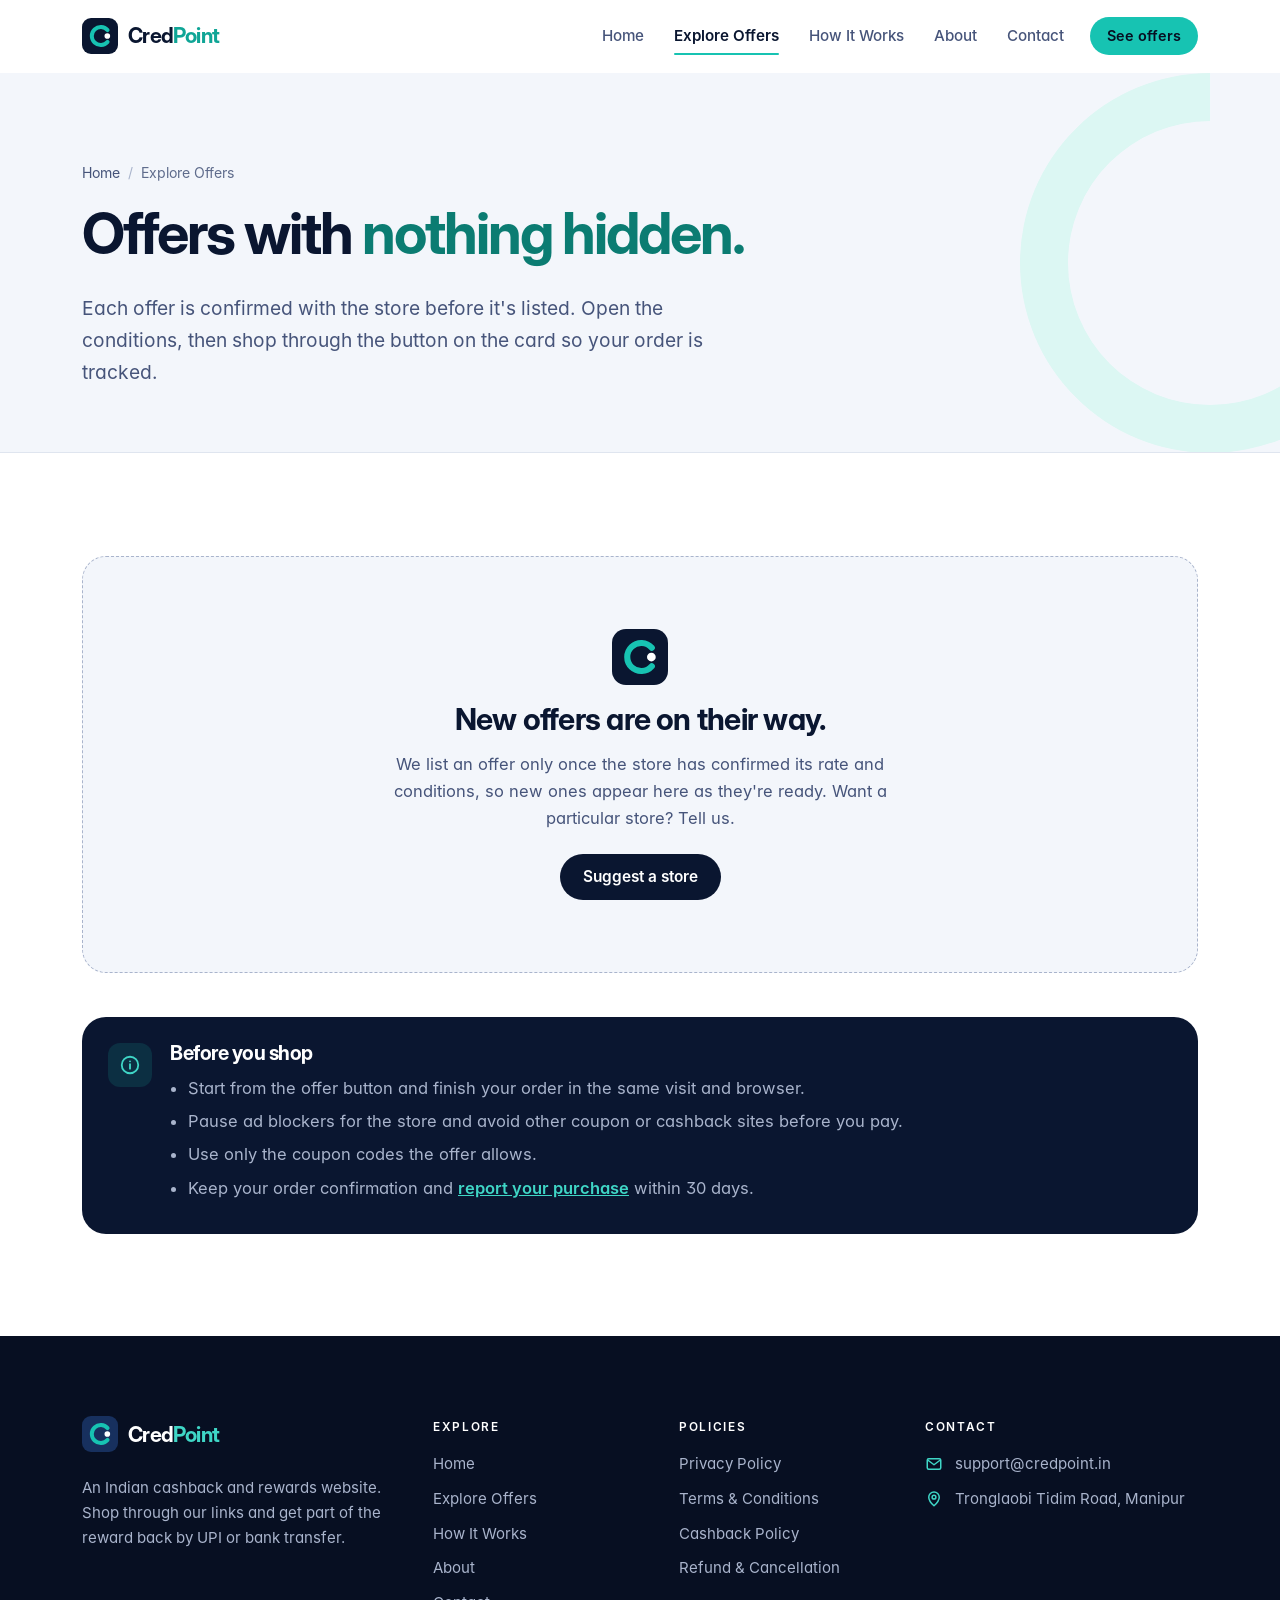
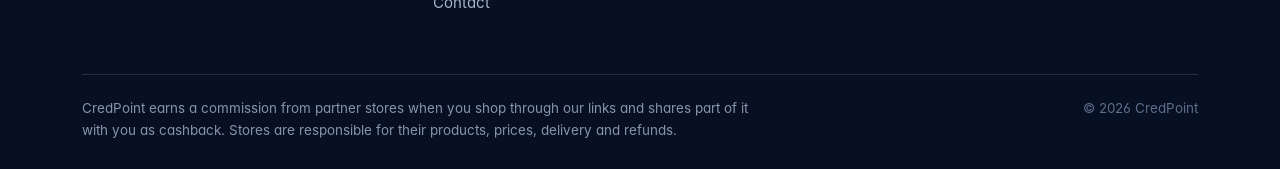
<file: offers.html>
<!doctype html>
<html lang="en-IN">
<head>
  <meta charset="utf-8">
  <meta name="viewport" content="width=device-width, initial-scale=1">
  <title>Explore Offers | CredPoint</title>
  <meta name="description" content="Browse confirmed cashback offers on CredPoint, each with its cashback rate and full conditions.">
  <meta name="robots" content="index, follow">
  <link rel="canonical" href="https://credpoint.in/offers">
  <meta name="theme-color" content="#0a1630">
  <meta name="format-detection" content="telephone=no">

  <meta property="og:type" content="website">
  <meta property="og:site_name" content="CredPoint">
  <meta property="og:locale" content="en_IN">
  <meta property="og:title" content="Explore Offers | CredPoint">
  <meta property="og:description" content="Browse confirmed cashback offers on CredPoint, each with its cashback rate and full conditions.">
  <meta property="og:url" content="https://credpoint.in/offers">
  <meta property="og:image" content="https://credpoint.in/assets/img/og-image.png">
  <meta property="og:image:width" content="1200">
  <meta property="og:image:height" content="630">
  <meta property="og:image:alt" content="CredPoint — cashback on your shopping, paid to UPI or bank.">
  <meta name="twitter:card" content="summary_large_image">
  <meta name="twitter:title" content="Explore Offers | CredPoint">
  <meta name="twitter:description" content="Browse confirmed cashback offers on CredPoint, each with its cashback rate and full conditions.">
  <meta name="twitter:image" content="https://credpoint.in/assets/img/og-image.png">

  <link rel="icon" href="favicon.ico" sizes="32x32">
  <link rel="icon" href="favicon.svg" type="image/svg+xml">
  <link rel="apple-touch-icon" href="assets/img/apple-touch-icon.png">
  <link rel="manifest" href="site.webmanifest">
  <link rel="stylesheet" href="assets/css/tokens.css">
  <link rel="stylesheet" href="assets/css/base.css">
  <link rel="stylesheet" href="assets/css/layout.css">
  <link rel="stylesheet" href="assets/css/components.css">
  <link rel="stylesheet" href="assets/css/pages.css">
  <script src="assets/js/site.js" defer></script>
  <script src="assets/js/offers-data.js" defer></script>
  <script src="assets/js/offers.js" defer></script>
</head>
<body>
<a class="skip-link" href="#main">Skip to main content</a>
<header class="site-header">
  <div class="wrap header-inner">
    <a class="logo" href="index.html" aria-label="CredPoint home"><img src="assets/img/logo-mark.svg" alt="" width="36" height="36"><span class="logo-word">Cred<span>Point</span></span></a>
    <button class="menu-btn" type="button" aria-expanded="false" aria-controls="site-nav" aria-label="Open menu"><span></span></button>
    <nav class="nav" id="site-nav" aria-label="Main">
      <a href="index.html">Home</a>
      <a href="offers.html" aria-current="page">Explore Offers</a>
      <a href="how-it-works.html">How It Works</a>
      <a href="about.html">About</a>
      <a href="contact.html">Contact</a>
      <a class="btn btn-primary btn-sm" href="offers.html">See offers</a>
    </nav>
  </div>
</header>
<main id="main">
  <section class="page-hero">
    <div class="wrap">
      <nav class="crumbs" aria-label="Breadcrumb"><ol><li><a href="index.html">Home</a></li><li aria-current="page">Explore Offers</li></ol></nav>
      <h1>Offers with <span>nothing hidden.</span></h1>
      <p class="lede">Each offer is confirmed with the store before it's listed. Open the conditions, then shop through the button on the card so your order is tracked.</p>
    </div>
  </section>
  <section class="section">
    <div class="wrap">
      <div class="toolbar" id="offer-toolbar">
        <div class="chips" id="offer-chips" role="group" aria-label="Filter offers by category"></div>
        <div class="search">
          <svg viewBox="0 0 24 24" fill="none" stroke="currentColor" stroke-width="2" stroke-linecap="round" stroke-linejoin="round" aria-hidden="true"><circle cx="11" cy="11" r="7"/><path d="m20 20-3.5-3.5"/></svg>
          <label class="visually-hidden" for="offer-search">Search offers by store</label>
          <input id="offer-search" type="search" placeholder="Search stores" autocomplete="off">
        </div>
      </div>
      <p class="visually-hidden" id="offer-count" aria-live="polite"></p>
      <div class="rewards" id="offer-grid"></div>
      <p class="no-results" id="no-results">No offers match your search. Try another store or category.</p>

      <div class="empty" id="offers-empty" hidden>
        <img src="assets/img/logo-mark.svg" alt="" width="56" height="56">
        <h2>New offers are on their way.</h2>
        <p>We list an offer only once the store has confirmed its rate and conditions, so new ones appear here as they're ready. Want a particular store? Tell us.</p>
        <a class="btn btn-dark" href="contact.html?topic=general">Suggest a store</a>
      </div>
      <noscript><p class="center muted">Please turn on JavaScript to see offers.</p></noscript>

      <div class="notice">
        <span class="badge"><svg viewBox="0 0 24 24" fill="none" stroke="currentColor" stroke-width="2" stroke-linecap="round" stroke-linejoin="round" aria-hidden="true"><circle cx="12" cy="12" r="9"/><path d="M12 11v5M12 8h.01"/></svg></span>
        <div>
          <h2>Before you shop</h2>
          <ul>
            <li>Start from the offer button and finish your order in the same visit and browser.</li>
            <li>Pause ad blockers for the store and avoid other coupon or cashback sites before you pay.</li>
            <li>Use only the coupon codes the offer allows.</li>
            <li>Keep your order confirmation and <a href="contact.html?topic=purchase">report your purchase</a> within 30 days.</li>
          </ul>
        </div>
      </div>
    </div>
  </section>
</main>
<footer class="site-footer">
  <div class="wrap">
    <div class="footer-top">
      <div class="footer-about">
        <a class="logo" href="index.html" aria-label="CredPoint home"><img src="assets/img/logo-mark-on-dark.svg" alt="" width="36" height="36"><span class="logo-word">Cred<span>Point</span></span></a>
        <p>An Indian cashback and rewards website. Shop through our links and get part of the reward back by UPI or bank transfer.</p>
      </div>
      <nav aria-label="Site">
        <h2>Explore</h2>
        <ul>
          <li><a href="index.html">Home</a></li>
          <li><a href="offers.html">Explore Offers</a></li>
          <li><a href="how-it-works.html">How It Works</a></li>
          <li><a href="about.html">About</a></li>
          <li><a href="contact.html">Contact</a></li>
        </ul>
      </nav>
      <nav aria-label="Policies">
        <h2>Policies</h2>
        <ul>
          <li><a href="privacy-policy.html">Privacy Policy</a></li>
          <li><a href="terms.html">Terms &amp; Conditions</a></li>
          <li><a href="cashback-policy.html">Cashback Policy</a></li>
          <li><a href="refund-policy.html">Refund &amp; Cancellation</a></li>
        </ul>
      </nav>
      <div>
        <h2>Contact</h2>
        <ul>
          <li class="contact-line"><svg viewBox="0 0 24 24" fill="none" stroke="currentColor" stroke-width="2" stroke-linecap="round" stroke-linejoin="round" aria-hidden="true"><rect x="3" y="5" width="18" height="14" rx="2"/><path d="m4 7 8 6 8-6"/></svg><a href="mailto:support@credpoint.in">support@credpoint.in</a></li>
          <li class="contact-line"><svg viewBox="0 0 24 24" fill="none" stroke="currentColor" stroke-width="2" stroke-linecap="round" stroke-linejoin="round" aria-hidden="true"><path d="M12 21s-7-6.2-7-11.5a7 7 0 0 1 14 0C19 14.8 12 21 12 21Z"/><circle cx="12" cy="9.5" r="2.5"/></svg><address>Tronglaobi Tidim Road, Manipur</address></li>
        </ul>
      </div>
    </div>
    <div class="footer-bottom">
      <p class="disclosure">CredPoint earns a commission from partner stores when you shop through our links and shares part of it with you as cashback. Stores are responsible for their products, prices, delivery and refunds.</p>
      <p>&copy; <span id="year">2026</span> CredPoint</p>
    </div>
  </div>
</footer>
</body>
</html>
</file>
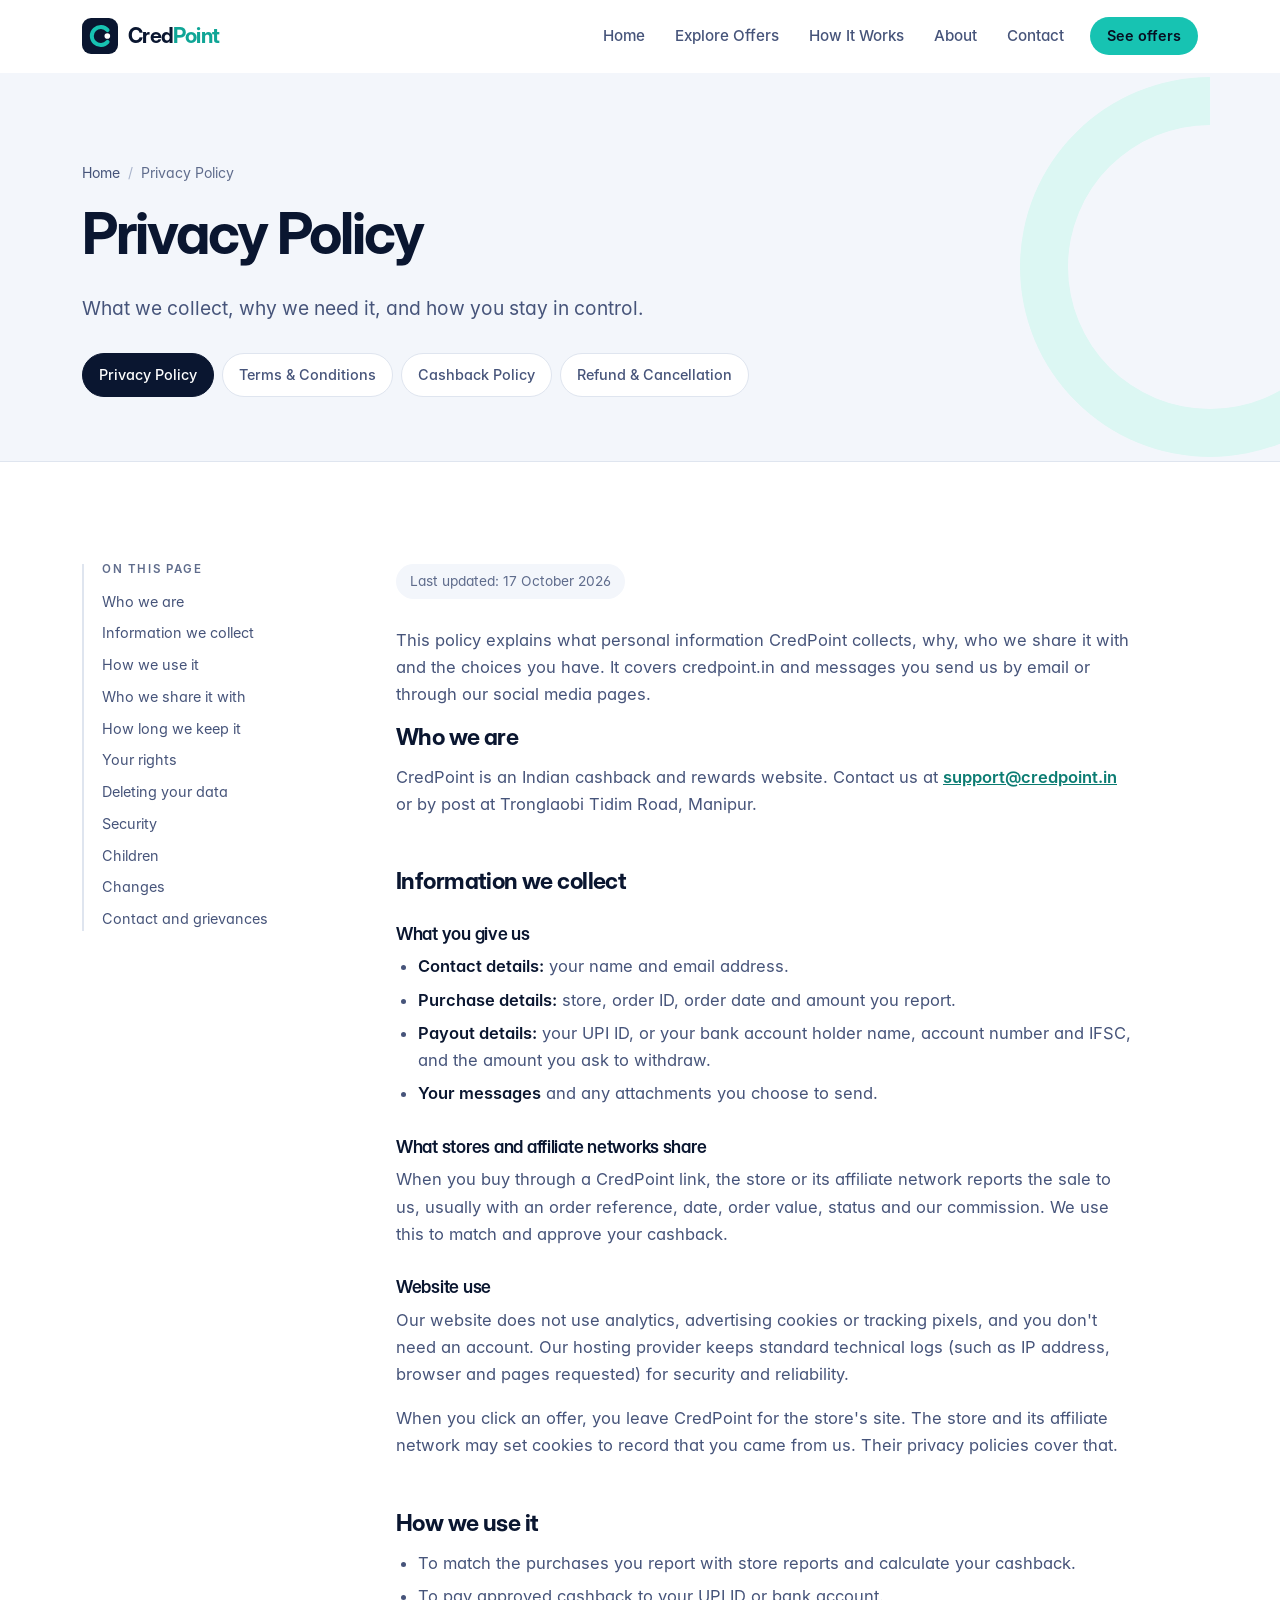
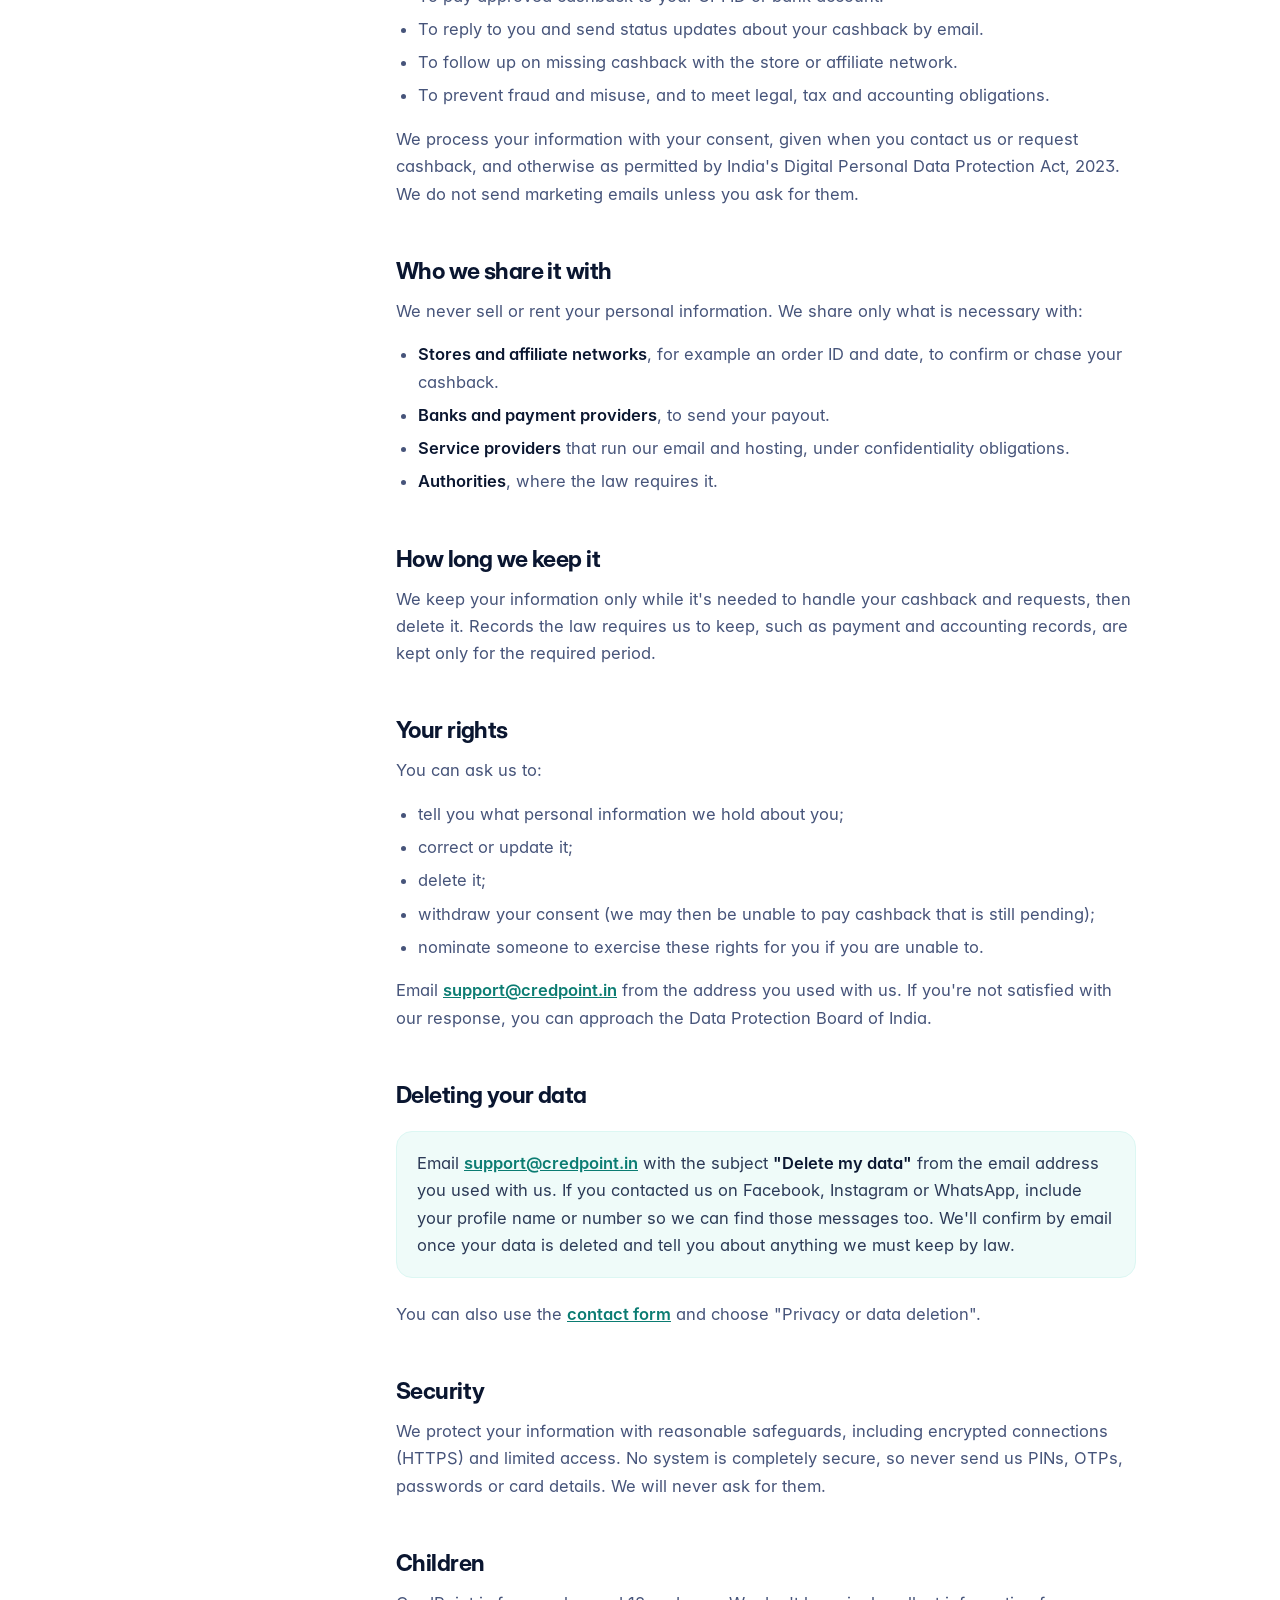
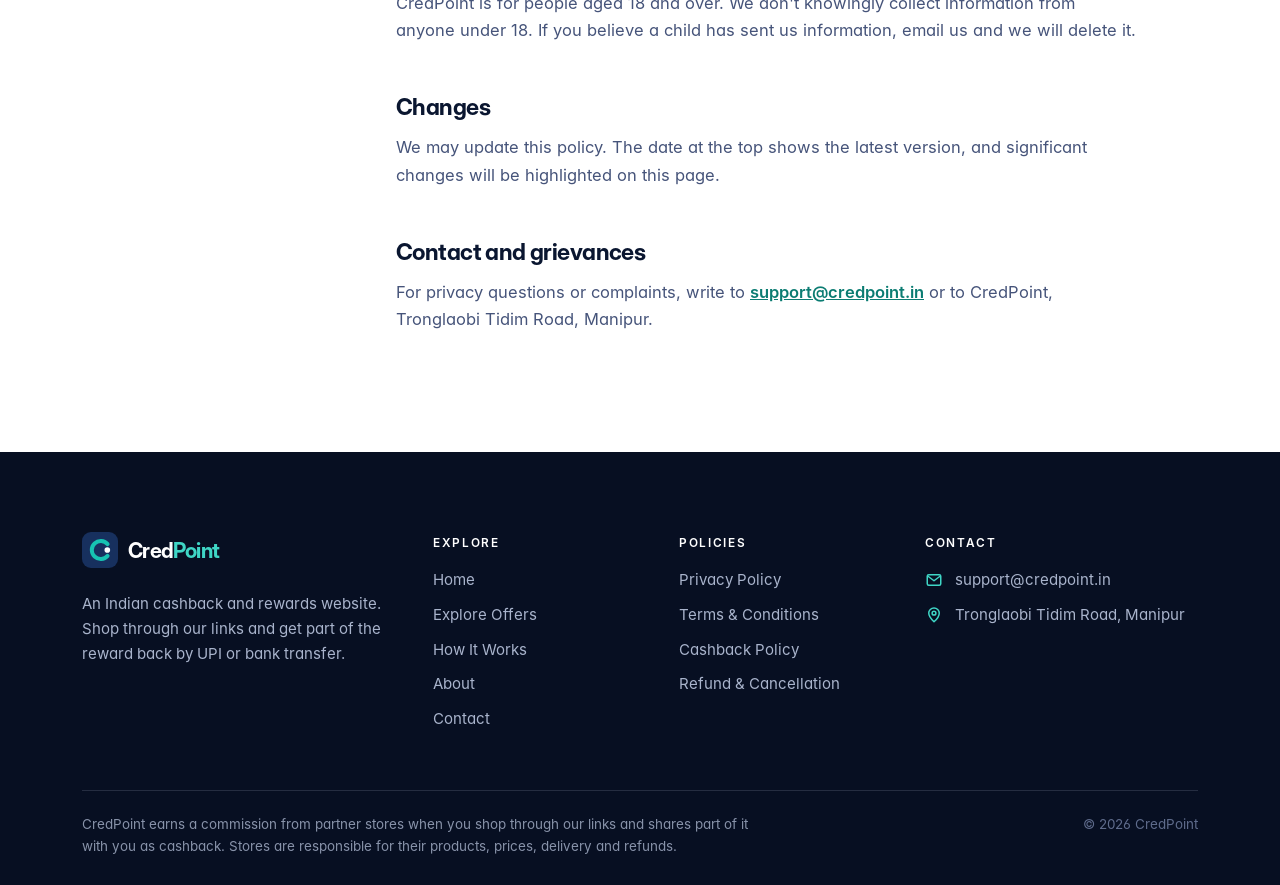
<file: privacy-policy.html>
<!doctype html>
<html lang="en-IN">
<head>
  <meta charset="utf-8">
  <meta name="viewport" content="width=device-width, initial-scale=1">
  <title>Privacy Policy | CredPoint</title>
  <meta name="description" content="How CredPoint collects, uses, shares and protects personal information, and how to access or delete yours.">
  <meta name="robots" content="index, follow">
  <link rel="canonical" href="https://credpoint.in/privacy-policy">
  <meta name="theme-color" content="#0a1630">
  <meta name="format-detection" content="telephone=no">

  <meta property="og:type" content="website">
  <meta property="og:site_name" content="CredPoint">
  <meta property="og:locale" content="en_IN">
  <meta property="og:title" content="Privacy Policy | CredPoint">
  <meta property="og:description" content="How CredPoint collects, uses, shares and protects personal information, and how to access or delete yours.">
  <meta property="og:url" content="https://credpoint.in/privacy-policy">
  <meta property="og:image" content="https://credpoint.in/assets/img/og-image.png">
  <meta property="og:image:width" content="1200">
  <meta property="og:image:height" content="630">
  <meta property="og:image:alt" content="CredPoint — cashback on your shopping, paid to UPI or bank.">
  <meta name="twitter:card" content="summary_large_image">
  <meta name="twitter:title" content="Privacy Policy | CredPoint">
  <meta name="twitter:description" content="How CredPoint collects, uses, shares and protects personal information, and how to access or delete yours.">
  <meta name="twitter:image" content="https://credpoint.in/assets/img/og-image.png">

  <link rel="icon" href="favicon.ico" sizes="32x32">
  <link rel="icon" href="favicon.svg" type="image/svg+xml">
  <link rel="apple-touch-icon" href="assets/img/apple-touch-icon.png">
  <link rel="manifest" href="site.webmanifest">
  <link rel="stylesheet" href="assets/css/tokens.css">
  <link rel="stylesheet" href="assets/css/base.css">
  <link rel="stylesheet" href="assets/css/layout.css">
  <link rel="stylesheet" href="assets/css/components.css">
  <link rel="stylesheet" href="assets/css/pages.css">
  <script src="assets/js/site.js" defer></script>
</head>
<body>
<a class="skip-link" href="#main">Skip to main content</a>
<header class="site-header">
  <div class="wrap header-inner">
    <a class="logo" href="index.html" aria-label="CredPoint home"><img src="assets/img/logo-mark.svg" alt="" width="36" height="36"><span class="logo-word">Cred<span>Point</span></span></a>
    <button class="menu-btn" type="button" aria-expanded="false" aria-controls="site-nav" aria-label="Open menu"><span></span></button>
    <nav class="nav" id="site-nav" aria-label="Main">
      <a href="index.html">Home</a>
      <a href="offers.html">Explore Offers</a>
      <a href="how-it-works.html">How It Works</a>
      <a href="about.html">About</a>
      <a href="contact.html">Contact</a>
      <a class="btn btn-primary btn-sm" href="offers.html">See offers</a>
    </nav>
  </div>
</header>
<main id="main">
  <section class="page-hero">
    <div class="wrap">
      <nav class="crumbs" aria-label="Breadcrumb"><ol><li><a href="index.html">Home</a></li><li aria-current="page">Privacy Policy</li></ol></nav>
      <h1>Privacy Policy</h1>
      <p class="lede">What we collect, why we need it, and how you stay in control.</p>
      <nav class="policy-tabs" aria-label="All policies">
        <a href="privacy-policy.html" aria-current="page">Privacy Policy</a>
        <a href="terms.html">Terms &amp; Conditions</a>
        <a href="cashback-policy.html">Cashback Policy</a>
        <a href="refund-policy.html">Refund &amp; Cancellation</a>
      </nav>
    </div>
  </section>
  <section class="section">
    <div class="wrap policy">
      <nav class="toc" aria-label="On this page">
        <p>On this page</p>
        <ol>
          <li><a href="#who">Who we are</a></li>
          <li><a href="#collect">Information we collect</a></li>
          <li><a href="#use">How we use it</a></li>
          <li><a href="#share">Who we share it with</a></li>
          <li><a href="#retention">How long we keep it</a></li>
          <li><a href="#rights">Your rights</a></li>
          <li><a href="#deletion">Deleting your data</a></li>
          <li><a href="#security">Security</a></li>
          <li><a href="#children">Children</a></li>
          <li><a href="#changes">Changes</a></li>
          <li><a href="#contact">Contact and grievances</a></li>
        </ol>
      </nav>
      <article class="prose">
        <p class="updated">Last updated: 17 October 2026</p>
        <p>This policy explains what personal information CredPoint collects, why, who we share it with and the choices you have. It covers credpoint.in and messages you send us by email or through our social media pages.</p>
        <h2 id="who">Who we are</h2>
<p>CredPoint is an Indian cashback and rewards website. Contact us at <a href="mailto:support@credpoint.in">support@credpoint.in</a> or by post at Tronglaobi Tidim Road, Manipur.</p>
        <h2 id="collect">Information we collect</h2>
<h3>What you give us</h3>
<ul>
  <li><strong>Contact details:</strong> your name and email address.</li>
  <li><strong>Purchase details:</strong> store, order ID, order date and amount you report.</li>
  <li><strong>Payout details:</strong> your UPI ID, or your bank account holder name, account number and IFSC, and the amount you ask to withdraw.</li>
  <li><strong>Your messages</strong> and any attachments you choose to send.</li>
</ul>
<h3>What stores and affiliate networks share</h3>
<p>When you buy through a CredPoint link, the store or its affiliate network reports the sale to us, usually with an order reference, date, order value, status and our commission. We use this to match and approve your cashback.</p>
<h3>Website use</h3>
<p>Our website does not use analytics, advertising cookies or tracking pixels, and you don't need an account. Our hosting provider keeps standard technical logs (such as IP address, browser and pages requested) for security and reliability.</p>
<p>When you click an offer, you leave CredPoint for the store's site. The store and its affiliate network may set cookies to record that you came from us. Their privacy policies cover that.</p>
        <h2 id="use">How we use it</h2>
<ul>
  <li>To match the purchases you report with store reports and calculate your cashback.</li>
  <li>To pay approved cashback to your UPI ID or bank account.</li>
  <li>To reply to you and send status updates about your cashback by email.</li>
  <li>To follow up on missing cashback with the store or affiliate network.</li>
  <li>To prevent fraud and misuse, and to meet legal, tax and accounting obligations.</li>
</ul>
<p>We process your information with your consent, given when you contact us or request cashback, and otherwise as permitted by India's Digital Personal Data Protection Act, 2023. We do not send marketing emails unless you ask for them.</p>
        <h2 id="share">Who we share it with</h2>
<p>We never sell or rent your personal information. We share only what is necessary with:</p>
<ul>
  <li><strong>Stores and affiliate networks</strong>, for example an order ID and date, to confirm or chase your cashback.</li>
  <li><strong>Banks and payment providers</strong>, to send your payout.</li>
  <li><strong>Service providers</strong> that run our email and hosting, under confidentiality obligations.</li>
  <li><strong>Authorities</strong>, where the law requires it.</li>
</ul>
        <h2 id="retention">How long we keep it</h2>
<p>We keep your information only while it's needed to handle your cashback and requests, then delete it. Records the law requires us to keep, such as payment and accounting records, are kept only for the required period.</p>
        <h2 id="rights">Your rights</h2>
<p>You can ask us to:</p>
<ul>
  <li>tell you what personal information we hold about you;</li>
  <li>correct or update it;</li>
  <li>delete it;</li>
  <li>withdraw your consent (we may then be unable to pay cashback that is still pending);</li>
  <li>nominate someone to exercise these rights for you if you are unable to.</li>
</ul>
<p>Email <a href="mailto:support@credpoint.in">support@credpoint.in</a> from the address you used with us. If you're not satisfied with our response, you can approach the Data Protection Board of India.</p>
        <h2 id="deletion">Deleting your data</h2>
<div class="callout"><p>Email <a href="mailto:support@credpoint.in">support@credpoint.in</a> with the subject <strong>"Delete my data"</strong> from the email address you used with us. If you contacted us on Facebook, Instagram or WhatsApp, include your profile name or number so we can find those messages too. We'll confirm by email once your data is deleted and tell you about anything we must keep by law.</p></div>
<p>You can also use the <a href="contact.html?topic=privacy">contact form</a> and choose "Privacy or data deletion".</p>
        <h2 id="security">Security</h2>
<p>We protect your information with reasonable safeguards, including encrypted connections (HTTPS) and limited access. No system is completely secure, so never send us PINs, OTPs, passwords or card details. We will never ask for them.</p>
        <h2 id="children">Children</h2>
<p>CredPoint is for people aged 18 and over. We don't knowingly collect information from anyone under 18. If you believe a child has sent us information, email us and we will delete it.</p>
        <h2 id="changes">Changes</h2>
<p>We may update this policy. The date at the top shows the latest version, and significant changes will be highlighted on this page.</p>
        <h2 id="contact">Contact and grievances</h2>
<p>For privacy questions or complaints, write to <a href="mailto:support@credpoint.in">support@credpoint.in</a> or to CredPoint, Tronglaobi Tidim Road, Manipur.</p>
      </article>
    </div>
  </section>
</main>
<footer class="site-footer">
  <div class="wrap">
    <div class="footer-top">
      <div class="footer-about">
        <a class="logo" href="index.html" aria-label="CredPoint home"><img src="assets/img/logo-mark-on-dark.svg" alt="" width="36" height="36"><span class="logo-word">Cred<span>Point</span></span></a>
        <p>An Indian cashback and rewards website. Shop through our links and get part of the reward back by UPI or bank transfer.</p>
      </div>
      <nav aria-label="Site">
        <h2>Explore</h2>
        <ul>
          <li><a href="index.html">Home</a></li>
          <li><a href="offers.html">Explore Offers</a></li>
          <li><a href="how-it-works.html">How It Works</a></li>
          <li><a href="about.html">About</a></li>
          <li><a href="contact.html">Contact</a></li>
        </ul>
      </nav>
      <nav aria-label="Policies">
        <h2>Policies</h2>
        <ul>
          <li><a href="privacy-policy.html">Privacy Policy</a></li>
          <li><a href="terms.html">Terms &amp; Conditions</a></li>
          <li><a href="cashback-policy.html">Cashback Policy</a></li>
          <li><a href="refund-policy.html">Refund &amp; Cancellation</a></li>
        </ul>
      </nav>
      <div>
        <h2>Contact</h2>
        <ul>
          <li class="contact-line"><svg viewBox="0 0 24 24" fill="none" stroke="currentColor" stroke-width="2" stroke-linecap="round" stroke-linejoin="round" aria-hidden="true"><rect x="3" y="5" width="18" height="14" rx="2"/><path d="m4 7 8 6 8-6"/></svg><a href="mailto:support@credpoint.in">support@credpoint.in</a></li>
          <li class="contact-line"><svg viewBox="0 0 24 24" fill="none" stroke="currentColor" stroke-width="2" stroke-linecap="round" stroke-linejoin="round" aria-hidden="true"><path d="M12 21s-7-6.2-7-11.5a7 7 0 0 1 14 0C19 14.8 12 21 12 21Z"/><circle cx="12" cy="9.5" r="2.5"/></svg><address>Tronglaobi Tidim Road, Manipur</address></li>
        </ul>
      </div>
    </div>
    <div class="footer-bottom">
      <p class="disclosure">CredPoint earns a commission from partner stores when you shop through our links and shares part of it with you as cashback. Stores are responsible for their products, prices, delivery and refunds.</p>
      <p>&copy; <span id="year">2026</span> CredPoint</p>
    </div>
  </div>
</footer>
</body>
</html>
</file>
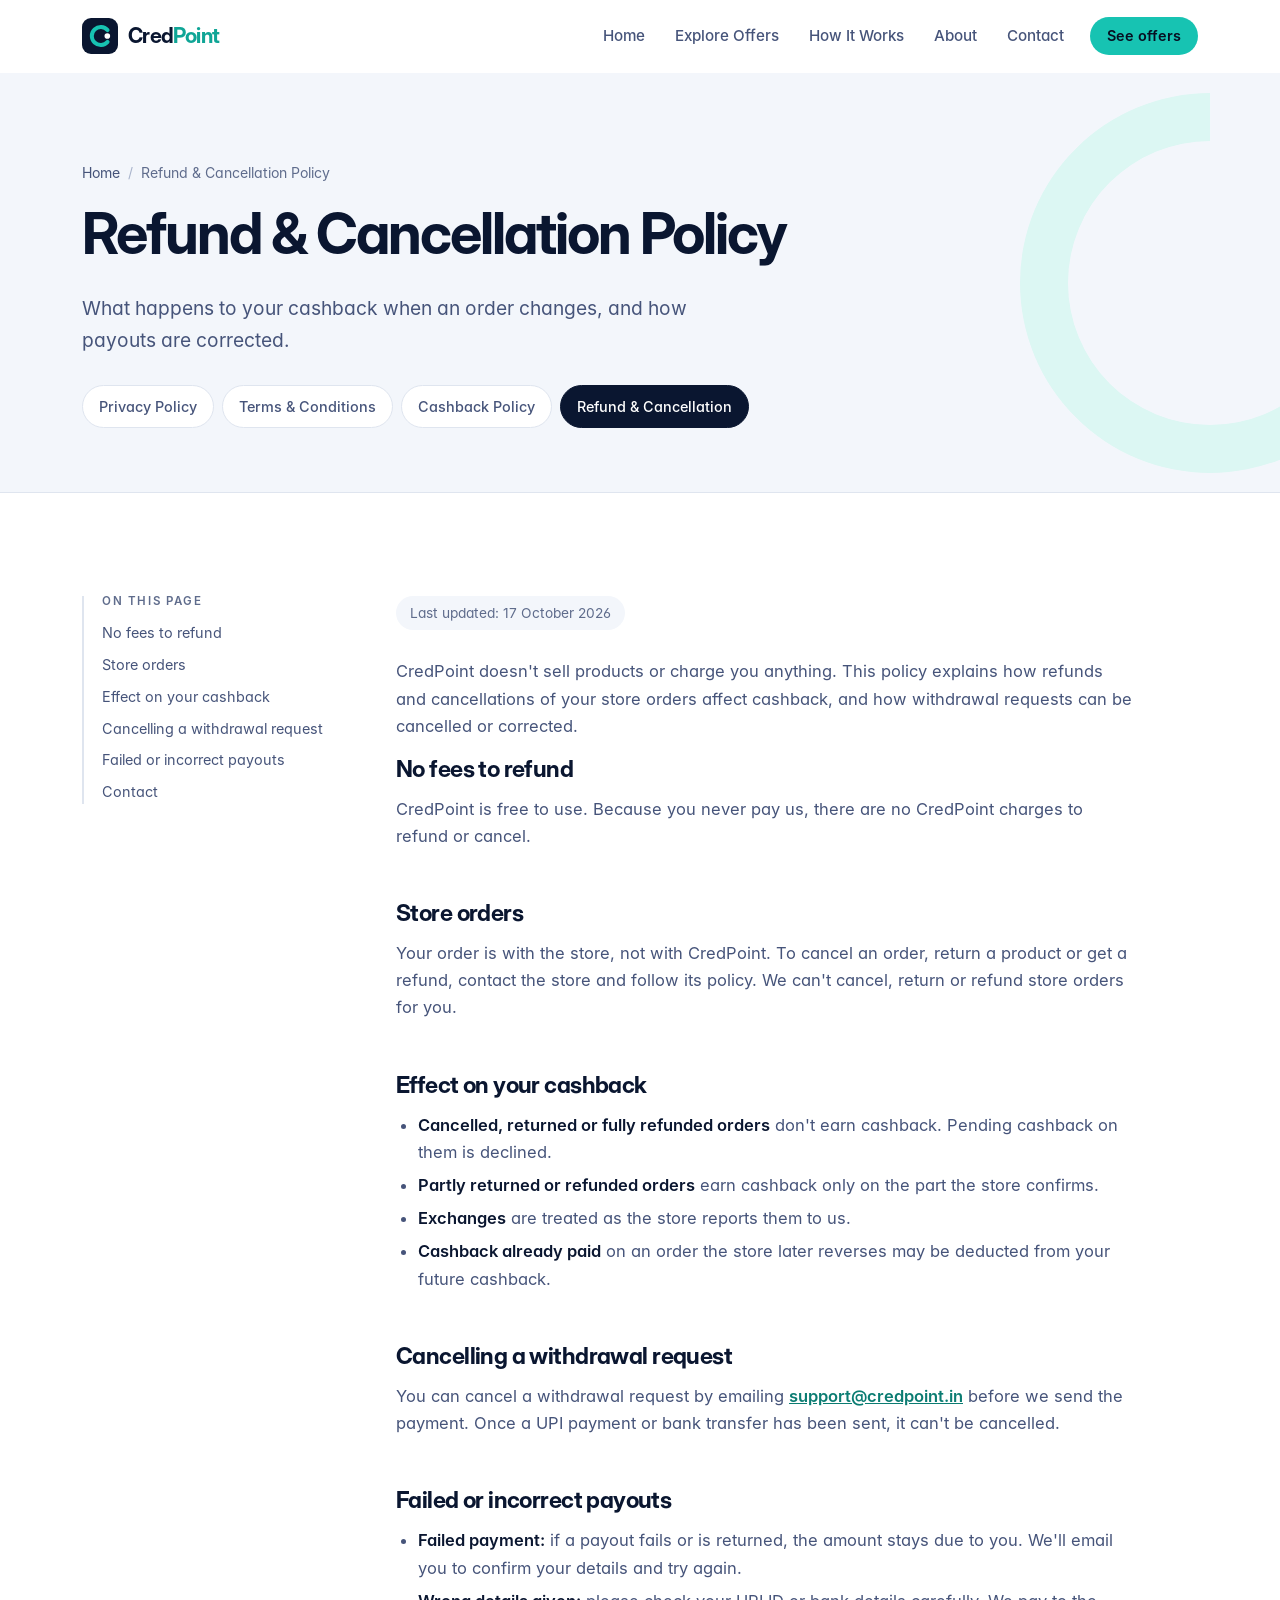
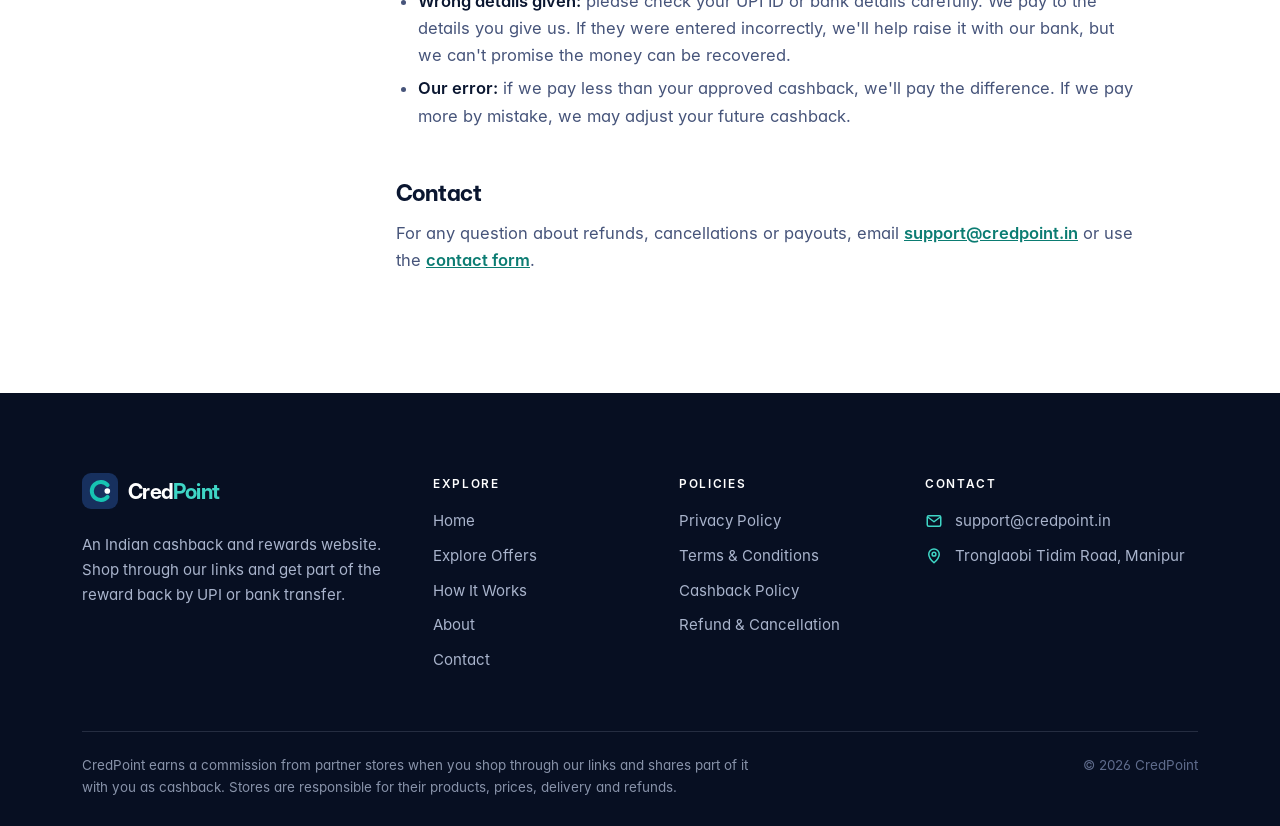
<file: refund-policy.html>
<!doctype html>
<html lang="en-IN">
<head>
  <meta charset="utf-8">
  <meta name="viewport" content="width=device-width, initial-scale=1">
  <title>Refund &amp; Cancellation Policy | CredPoint</title>
  <meta name="description" content="How refunds, cancellations and returns of store orders affect CredPoint cashback, and how withdrawal requests can be cancelled.">
  <meta name="robots" content="index, follow">
  <link rel="canonical" href="https://credpoint.in/refund-policy">
  <meta name="theme-color" content="#0a1630">
  <meta name="format-detection" content="telephone=no">

  <meta property="og:type" content="website">
  <meta property="og:site_name" content="CredPoint">
  <meta property="og:locale" content="en_IN">
  <meta property="og:title" content="Refund &amp; Cancellation Policy | CredPoint">
  <meta property="og:description" content="How refunds, cancellations and returns of store orders affect CredPoint cashback, and how withdrawal requests can be cancelled.">
  <meta property="og:url" content="https://credpoint.in/refund-policy">
  <meta property="og:image" content="https://credpoint.in/assets/img/og-image.png">
  <meta property="og:image:width" content="1200">
  <meta property="og:image:height" content="630">
  <meta property="og:image:alt" content="CredPoint — cashback on your shopping, paid to UPI or bank.">
  <meta name="twitter:card" content="summary_large_image">
  <meta name="twitter:title" content="Refund &amp; Cancellation Policy | CredPoint">
  <meta name="twitter:description" content="How refunds, cancellations and returns of store orders affect CredPoint cashback, and how withdrawal requests can be cancelled.">
  <meta name="twitter:image" content="https://credpoint.in/assets/img/og-image.png">

  <link rel="icon" href="favicon.ico" sizes="32x32">
  <link rel="icon" href="favicon.svg" type="image/svg+xml">
  <link rel="apple-touch-icon" href="assets/img/apple-touch-icon.png">
  <link rel="manifest" href="site.webmanifest">
  <link rel="stylesheet" href="assets/css/tokens.css">
  <link rel="stylesheet" href="assets/css/base.css">
  <link rel="stylesheet" href="assets/css/layout.css">
  <link rel="stylesheet" href="assets/css/components.css">
  <link rel="stylesheet" href="assets/css/pages.css">
  <script src="assets/js/site.js" defer></script>
</head>
<body>
<a class="skip-link" href="#main">Skip to main content</a>
<header class="site-header">
  <div class="wrap header-inner">
    <a class="logo" href="index.html" aria-label="CredPoint home"><img src="assets/img/logo-mark.svg" alt="" width="36" height="36"><span class="logo-word">Cred<span>Point</span></span></a>
    <button class="menu-btn" type="button" aria-expanded="false" aria-controls="site-nav" aria-label="Open menu"><span></span></button>
    <nav class="nav" id="site-nav" aria-label="Main">
      <a href="index.html">Home</a>
      <a href="offers.html">Explore Offers</a>
      <a href="how-it-works.html">How It Works</a>
      <a href="about.html">About</a>
      <a href="contact.html">Contact</a>
      <a class="btn btn-primary btn-sm" href="offers.html">See offers</a>
    </nav>
  </div>
</header>
<main id="main">
  <section class="page-hero">
    <div class="wrap">
      <nav class="crumbs" aria-label="Breadcrumb"><ol><li><a href="index.html">Home</a></li><li aria-current="page">Refund &amp; Cancellation Policy</li></ol></nav>
      <h1>Refund &amp; Cancellation Policy</h1>
      <p class="lede">What happens to your cashback when an order changes, and how payouts are corrected.</p>
      <nav class="policy-tabs" aria-label="All policies">
        <a href="privacy-policy.html">Privacy Policy</a>
        <a href="terms.html">Terms &amp; Conditions</a>
        <a href="cashback-policy.html">Cashback Policy</a>
        <a href="refund-policy.html" aria-current="page">Refund &amp; Cancellation</a>
      </nav>
    </div>
  </section>
  <section class="section">
    <div class="wrap policy">
      <nav class="toc" aria-label="On this page">
        <p>On this page</p>
        <ol>
          <li><a href="#fees">No fees to refund</a></li>
          <li><a href="#orders">Store orders</a></li>
          <li><a href="#effect">Effect on your cashback</a></li>
          <li><a href="#withdrawals">Cancelling a withdrawal request</a></li>
          <li><a href="#failed">Failed or incorrect payouts</a></li>
          <li><a href="#contact">Contact</a></li>
        </ol>
      </nav>
      <article class="prose">
        <p class="updated">Last updated: 17 October 2026</p>
        <p>CredPoint doesn't sell products or charge you anything. This policy explains how refunds and cancellations of your store orders affect cashback, and how withdrawal requests can be cancelled or corrected.</p>
        <h2 id="fees">No fees to refund</h2>
<p>CredPoint is free to use. Because you never pay us, there are no CredPoint charges to refund or cancel.</p>
        <h2 id="orders">Store orders</h2>
<p>Your order is with the store, not with CredPoint. To cancel an order, return a product or get a refund, contact the store and follow its policy. We can't cancel, return or refund store orders for you.</p>
        <h2 id="effect">Effect on your cashback</h2>
<ul>
  <li><strong>Cancelled, returned or fully refunded orders</strong> don't earn cashback. Pending cashback on them is declined.</li>
  <li><strong>Partly returned or refunded orders</strong> earn cashback only on the part the store confirms.</li>
  <li><strong>Exchanges</strong> are treated as the store reports them to us.</li>
  <li><strong>Cashback already paid</strong> on an order the store later reverses may be deducted from your future cashback.</li>
</ul>
        <h2 id="withdrawals">Cancelling a withdrawal request</h2>
<p>You can cancel a withdrawal request by emailing <a href="mailto:support@credpoint.in">support@credpoint.in</a> before we send the payment. Once a UPI payment or bank transfer has been sent, it can't be cancelled.</p>
        <h2 id="failed">Failed or incorrect payouts</h2>
<ul>
  <li><strong>Failed payment:</strong> if a payout fails or is returned, the amount stays due to you. We'll email you to confirm your details and try again.</li>
  <li><strong>Wrong details given:</strong> please check your UPI ID or bank details carefully. We pay to the details you give us. If they were entered incorrectly, we'll help raise it with our bank, but we can't promise the money can be recovered.</li>
  <li><strong>Our error:</strong> if we pay less than your approved cashback, we'll pay the difference. If we pay more by mistake, we may adjust your future cashback.</li>
</ul>
        <h2 id="contact">Contact</h2>
<p>For any question about refunds, cancellations or payouts, email <a href="mailto:support@credpoint.in">support@credpoint.in</a> or use the <a href="contact.html">contact form</a>.</p>
      </article>
    </div>
  </section>
</main>
<footer class="site-footer">
  <div class="wrap">
    <div class="footer-top">
      <div class="footer-about">
        <a class="logo" href="index.html" aria-label="CredPoint home"><img src="assets/img/logo-mark-on-dark.svg" alt="" width="36" height="36"><span class="logo-word">Cred<span>Point</span></span></a>
        <p>An Indian cashback and rewards website. Shop through our links and get part of the reward back by UPI or bank transfer.</p>
      </div>
      <nav aria-label="Site">
        <h2>Explore</h2>
        <ul>
          <li><a href="index.html">Home</a></li>
          <li><a href="offers.html">Explore Offers</a></li>
          <li><a href="how-it-works.html">How It Works</a></li>
          <li><a href="about.html">About</a></li>
          <li><a href="contact.html">Contact</a></li>
        </ul>
      </nav>
      <nav aria-label="Policies">
        <h2>Policies</h2>
        <ul>
          <li><a href="privacy-policy.html">Privacy Policy</a></li>
          <li><a href="terms.html">Terms &amp; Conditions</a></li>
          <li><a href="cashback-policy.html">Cashback Policy</a></li>
          <li><a href="refund-policy.html">Refund &amp; Cancellation</a></li>
        </ul>
      </nav>
      <div>
        <h2>Contact</h2>
        <ul>
          <li class="contact-line"><svg viewBox="0 0 24 24" fill="none" stroke="currentColor" stroke-width="2" stroke-linecap="round" stroke-linejoin="round" aria-hidden="true"><rect x="3" y="5" width="18" height="14" rx="2"/><path d="m4 7 8 6 8-6"/></svg><a href="mailto:support@credpoint.in">support@credpoint.in</a></li>
          <li class="contact-line"><svg viewBox="0 0 24 24" fill="none" stroke="currentColor" stroke-width="2" stroke-linecap="round" stroke-linejoin="round" aria-hidden="true"><path d="M12 21s-7-6.2-7-11.5a7 7 0 0 1 14 0C19 14.8 12 21 12 21Z"/><circle cx="12" cy="9.5" r="2.5"/></svg><address>Tronglaobi Tidim Road, Manipur</address></li>
        </ul>
      </div>
    </div>
    <div class="footer-bottom">
      <p class="disclosure">CredPoint earns a commission from partner stores when you shop through our links and shares part of it with you as cashback. Stores are responsible for their products, prices, delivery and refunds.</p>
      <p>&copy; <span id="year">2026</span> CredPoint</p>
    </div>
  </div>
</footer>
</body>
</html>
</file>
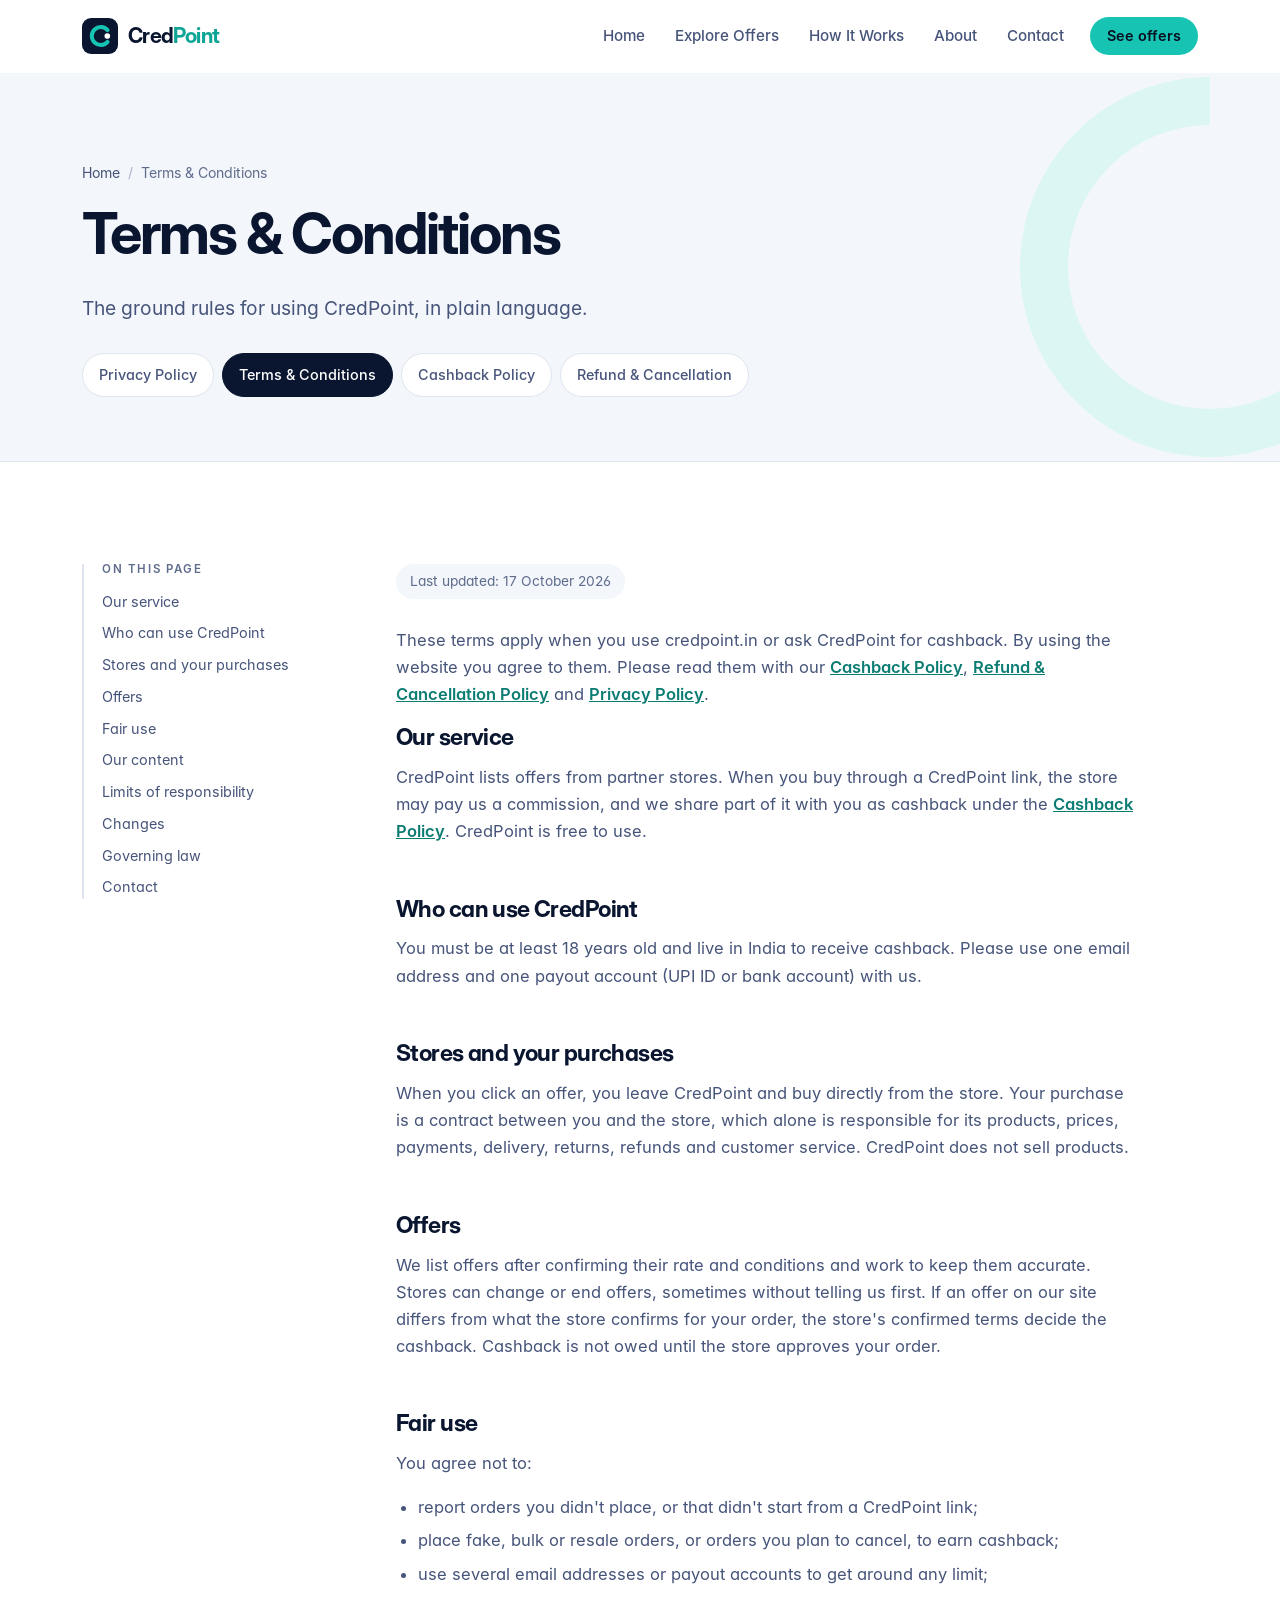
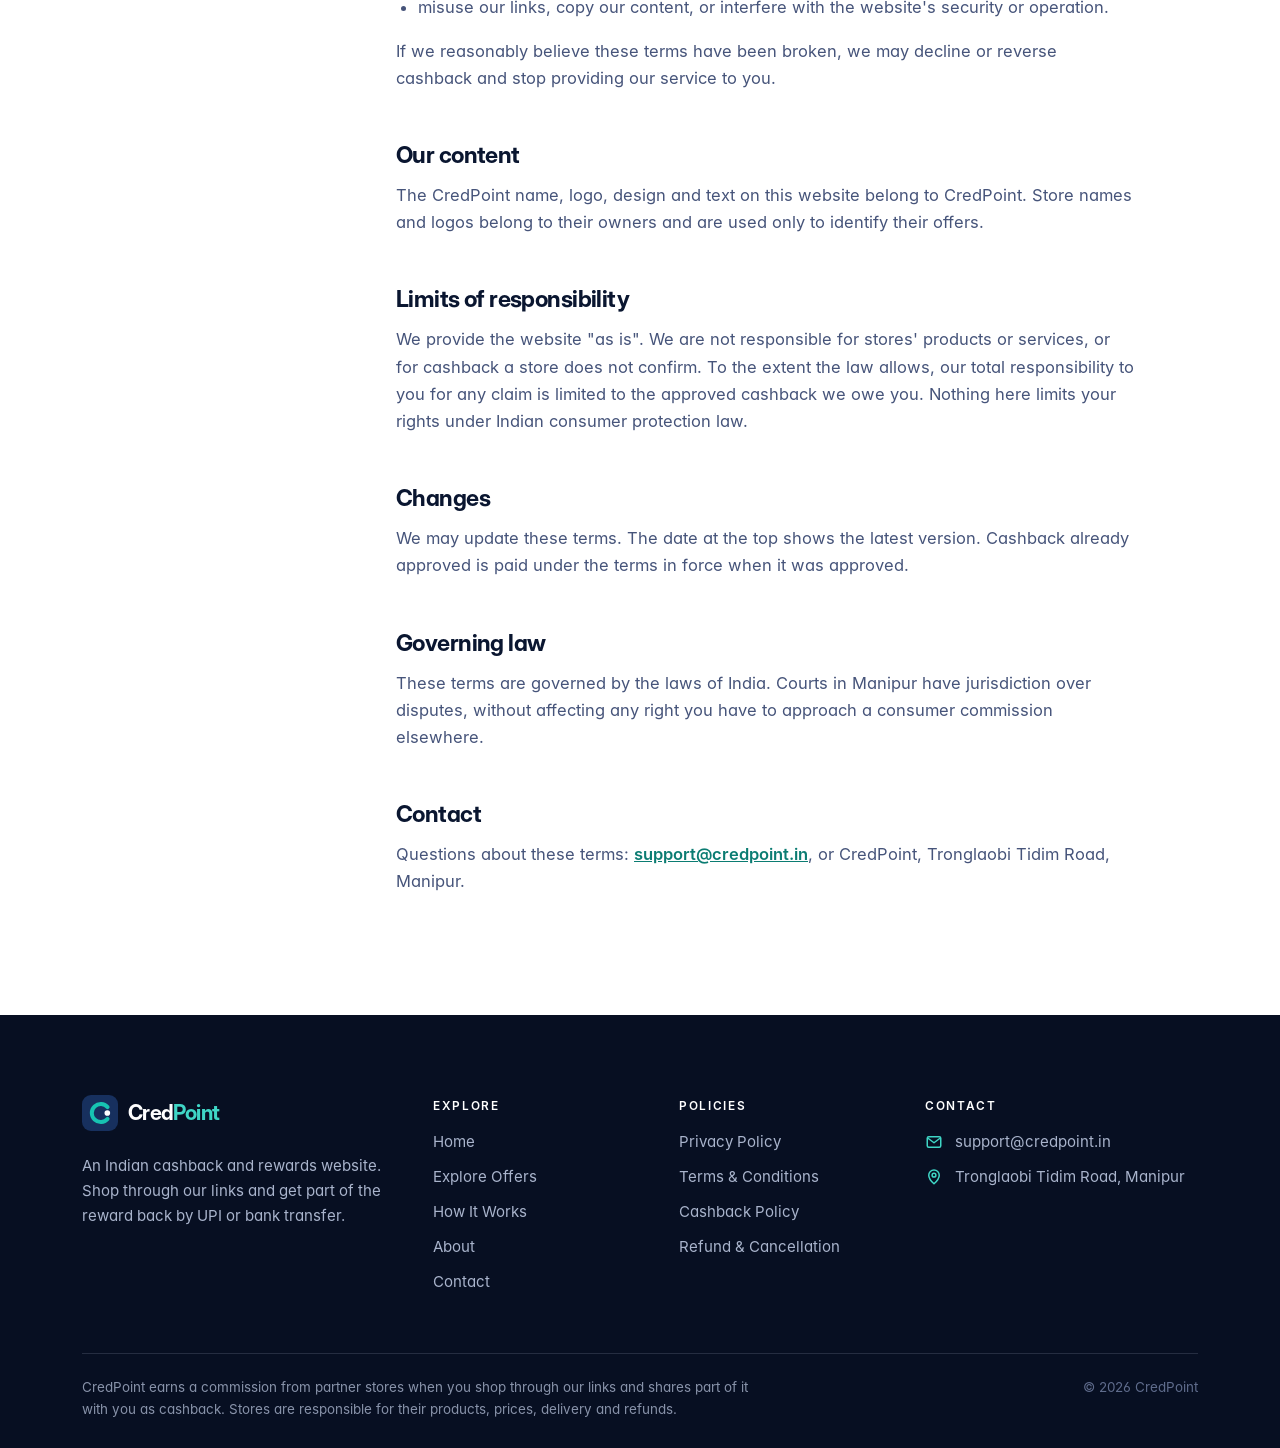
<file: terms.html>
<!doctype html>
<html lang="en-IN">
<head>
  <meta charset="utf-8">
  <meta name="viewport" content="width=device-width, initial-scale=1">
  <title>Terms &amp; Conditions | CredPoint</title>
  <meta name="description" content="The terms for using CredPoint, an Indian cashback and rewards website.">
  <meta name="robots" content="index, follow">
  <link rel="canonical" href="https://credpoint.in/terms">
  <meta name="theme-color" content="#0a1630">
  <meta name="format-detection" content="telephone=no">

  <meta property="og:type" content="website">
  <meta property="og:site_name" content="CredPoint">
  <meta property="og:locale" content="en_IN">
  <meta property="og:title" content="Terms &amp; Conditions | CredPoint">
  <meta property="og:description" content="The terms for using CredPoint, an Indian cashback and rewards website.">
  <meta property="og:url" content="https://credpoint.in/terms">
  <meta property="og:image" content="https://credpoint.in/assets/img/og-image.png">
  <meta property="og:image:width" content="1200">
  <meta property="og:image:height" content="630">
  <meta property="og:image:alt" content="CredPoint — cashback on your shopping, paid to UPI or bank.">
  <meta name="twitter:card" content="summary_large_image">
  <meta name="twitter:title" content="Terms &amp; Conditions | CredPoint">
  <meta name="twitter:description" content="The terms for using CredPoint, an Indian cashback and rewards website.">
  <meta name="twitter:image" content="https://credpoint.in/assets/img/og-image.png">

  <link rel="icon" href="favicon.ico" sizes="32x32">
  <link rel="icon" href="favicon.svg" type="image/svg+xml">
  <link rel="apple-touch-icon" href="assets/img/apple-touch-icon.png">
  <link rel="manifest" href="site.webmanifest">
  <link rel="stylesheet" href="assets/css/tokens.css">
  <link rel="stylesheet" href="assets/css/base.css">
  <link rel="stylesheet" href="assets/css/layout.css">
  <link rel="stylesheet" href="assets/css/components.css">
  <link rel="stylesheet" href="assets/css/pages.css">
  <script src="assets/js/site.js" defer></script>
</head>
<body>
<a class="skip-link" href="#main">Skip to main content</a>
<header class="site-header">
  <div class="wrap header-inner">
    <a class="logo" href="index.html" aria-label="CredPoint home"><img src="assets/img/logo-mark.svg" alt="" width="36" height="36"><span class="logo-word">Cred<span>Point</span></span></a>
    <button class="menu-btn" type="button" aria-expanded="false" aria-controls="site-nav" aria-label="Open menu"><span></span></button>
    <nav class="nav" id="site-nav" aria-label="Main">
      <a href="index.html">Home</a>
      <a href="offers.html">Explore Offers</a>
      <a href="how-it-works.html">How It Works</a>
      <a href="about.html">About</a>
      <a href="contact.html">Contact</a>
      <a class="btn btn-primary btn-sm" href="offers.html">See offers</a>
    </nav>
  </div>
</header>
<main id="main">
  <section class="page-hero">
    <div class="wrap">
      <nav class="crumbs" aria-label="Breadcrumb"><ol><li><a href="index.html">Home</a></li><li aria-current="page">Terms &amp; Conditions</li></ol></nav>
      <h1>Terms &amp; Conditions</h1>
      <p class="lede">The ground rules for using CredPoint, in plain language.</p>
      <nav class="policy-tabs" aria-label="All policies">
        <a href="privacy-policy.html">Privacy Policy</a>
        <a href="terms.html" aria-current="page">Terms &amp; Conditions</a>
        <a href="cashback-policy.html">Cashback Policy</a>
        <a href="refund-policy.html">Refund &amp; Cancellation</a>
      </nav>
    </div>
  </section>
  <section class="section">
    <div class="wrap policy">
      <nav class="toc" aria-label="On this page">
        <p>On this page</p>
        <ol>
          <li><a href="#service">Our service</a></li>
          <li><a href="#eligibility">Who can use CredPoint</a></li>
          <li><a href="#stores">Stores and your purchases</a></li>
          <li><a href="#offers">Offers</a></li>
          <li><a href="#conduct">Fair use</a></li>
          <li><a href="#ip">Our content</a></li>
          <li><a href="#liability">Limits of responsibility</a></li>
          <li><a href="#changes">Changes</a></li>
          <li><a href="#law">Governing law</a></li>
          <li><a href="#contact">Contact</a></li>
        </ol>
      </nav>
      <article class="prose">
        <p class="updated">Last updated: 17 October 2026</p>
        <p>These terms apply when you use credpoint.in or ask CredPoint for cashback. By using the website you agree to them. Please read them with our <a href="cashback-policy.html">Cashback Policy</a>, <a href="refund-policy.html">Refund &amp; Cancellation Policy</a> and <a href="privacy-policy.html">Privacy Policy</a>.</p>
        <h2 id="service">Our service</h2>
<p>CredPoint lists offers from partner stores. When you buy through a CredPoint link, the store may pay us a commission, and we share part of it with you as cashback under the <a href="cashback-policy.html">Cashback Policy</a>. CredPoint is free to use.</p>
        <h2 id="eligibility">Who can use CredPoint</h2>
<p>You must be at least 18 years old and live in India to receive cashback. Please use one email address and one payout account (UPI ID or bank account) with us.</p>
        <h2 id="stores">Stores and your purchases</h2>
<p>When you click an offer, you leave CredPoint and buy directly from the store. Your purchase is a contract between you and the store, which alone is responsible for its products, prices, payments, delivery, returns, refunds and customer service. CredPoint does not sell products.</p>
        <h2 id="offers">Offers</h2>
<p>We list offers after confirming their rate and conditions and work to keep them accurate. Stores can change or end offers, sometimes without telling us first. If an offer on our site differs from what the store confirms for your order, the store's confirmed terms decide the cashback. Cashback is not owed until the store approves your order.</p>
        <h2 id="conduct">Fair use</h2>
<p>You agree not to:</p>
<ul>
  <li>report orders you didn't place, or that didn't start from a CredPoint link;</li>
  <li>place fake, bulk or resale orders, or orders you plan to cancel, to earn cashback;</li>
  <li>use several email addresses or payout accounts to get around any limit;</li>
  <li>misuse our links, copy our content, or interfere with the website's security or operation.</li>
</ul>
<p>If we reasonably believe these terms have been broken, we may decline or reverse cashback and stop providing our service to you.</p>
        <h2 id="ip">Our content</h2>
<p>The CredPoint name, logo, design and text on this website belong to CredPoint. Store names and logos belong to their owners and are used only to identify their offers.</p>
        <h2 id="liability">Limits of responsibility</h2>
<p>We provide the website "as is". We are not responsible for stores' products or services, or for cashback a store does not confirm. To the extent the law allows, our total responsibility to you for any claim is limited to the approved cashback we owe you. Nothing here limits your rights under Indian consumer protection law.</p>
        <h2 id="changes">Changes</h2>
<p>We may update these terms. The date at the top shows the latest version. Cashback already approved is paid under the terms in force when it was approved.</p>
        <h2 id="law">Governing law</h2>
<p>These terms are governed by the laws of India. Courts in Manipur have jurisdiction over disputes, without affecting any right you have to approach a consumer commission elsewhere.</p>
        <h2 id="contact">Contact</h2>
<p>Questions about these terms: <a href="mailto:support@credpoint.in">support@credpoint.in</a>, or CredPoint, Tronglaobi Tidim Road, Manipur.</p>
      </article>
    </div>
  </section>
</main>
<footer class="site-footer">
  <div class="wrap">
    <div class="footer-top">
      <div class="footer-about">
        <a class="logo" href="index.html" aria-label="CredPoint home"><img src="assets/img/logo-mark-on-dark.svg" alt="" width="36" height="36"><span class="logo-word">Cred<span>Point</span></span></a>
        <p>An Indian cashback and rewards website. Shop through our links and get part of the reward back by UPI or bank transfer.</p>
      </div>
      <nav aria-label="Site">
        <h2>Explore</h2>
        <ul>
          <li><a href="index.html">Home</a></li>
          <li><a href="offers.html">Explore Offers</a></li>
          <li><a href="how-it-works.html">How It Works</a></li>
          <li><a href="about.html">About</a></li>
          <li><a href="contact.html">Contact</a></li>
        </ul>
      </nav>
      <nav aria-label="Policies">
        <h2>Policies</h2>
        <ul>
          <li><a href="privacy-policy.html">Privacy Policy</a></li>
          <li><a href="terms.html">Terms &amp; Conditions</a></li>
          <li><a href="cashback-policy.html">Cashback Policy</a></li>
          <li><a href="refund-policy.html">Refund &amp; Cancellation</a></li>
        </ul>
      </nav>
      <div>
        <h2>Contact</h2>
        <ul>
          <li class="contact-line"><svg viewBox="0 0 24 24" fill="none" stroke="currentColor" stroke-width="2" stroke-linecap="round" stroke-linejoin="round" aria-hidden="true"><rect x="3" y="5" width="18" height="14" rx="2"/><path d="m4 7 8 6 8-6"/></svg><a href="mailto:support@credpoint.in">support@credpoint.in</a></li>
          <li class="contact-line"><svg viewBox="0 0 24 24" fill="none" stroke="currentColor" stroke-width="2" stroke-linecap="round" stroke-linejoin="round" aria-hidden="true"><path d="M12 21s-7-6.2-7-11.5a7 7 0 0 1 14 0C19 14.8 12 21 12 21Z"/><circle cx="12" cy="9.5" r="2.5"/></svg><address>Tronglaobi Tidim Road, Manipur</address></li>
        </ul>
      </div>
    </div>
    <div class="footer-bottom">
      <p class="disclosure">CredPoint earns a commission from partner stores when you shop through our links and shares part of it with you as cashback. Stores are responsible for their products, prices, delivery and refunds.</p>
      <p>&copy; <span id="year">2026</span> CredPoint</p>
    </div>
  </div>
</footer>
</body>
</html>
</file>
<file: assets/css/tokens.css>
/* CredPoint design tokens — change colours, type and spacing here */
@font-face { font-family: "Inter"; src: url("../fonts/inter-regular.woff") format("woff"); font-weight: 400; font-display: swap; }
@font-face { font-family: "Inter"; src: url("../fonts/inter-medium.woff") format("woff"); font-weight: 500; font-display: swap; }
@font-face { font-family: "Inter"; src: url("../fonts/inter-semibold.woff") format("woff"); font-weight: 600; font-display: swap; }
@font-face { font-family: "Inter Display"; src: url("../fonts/inter-display-semibold.woff") format("woff"); font-weight: 600; font-display: swap; }
@font-face { font-family: "Inter Display"; src: url("../fonts/inter-display-bold.woff") format("woff"); font-weight: 700; font-display: swap; }

:root {
  /* Brand */
  --navy-950: #070f22;
  --navy-900: #0a1630;
  --navy-800: #10224a;
  --navy-700: #17305e;
  --navy-600: #24427a;
  --teal-400: #3fd6c6;
  --teal-500: #17c3b2;
  --teal-600: #0fa596;
  --teal-700: #0b7c72;
  --teal-100: #dcf7f3;
  --teal-50: #effbf9;

  /* Neutrals */
  --white: #ffffff;
  --ice: #f3f6fb;
  --mist: #e8edf6;
  --line: #dfe5ef;
  --slate-700: #2c3a57;
  --slate-600: #46547a;
  --slate-500: #5f6c8c;
  --slate-300: #a9b4cc;

  /* Status */
  --amber-100: #fdf1d6;
  --amber-700: #8a5a00;
  --coral-100: #fde4de;
  --coral-700: #a63a22;
  --blue-100: #e3ebfb;
  --blue-700: #24427a;

  /* Type */
  --font: "Inter", system-ui, -apple-system, "Segoe UI", Roboto, "Noto Sans", Arial, sans-serif;
  --font-display: "Inter Display", "Inter", system-ui, -apple-system, "Segoe UI", Roboto, sans-serif;

  /* Shape & space */
  --r-xs: 8px;
  --r-sm: 12px;
  --r-md: 16px;
  --r-lg: 24px;
  --r-xl: 32px;
  --wrap: 1180px;
  --gutter: clamp(16px, 4vw, 32px);
  --header-h: 72px;
  --shadow-sm: 0 1px 2px rgba(10, 22, 48, 0.06);
  --shadow-md: 0 1px 2px rgba(10, 22, 48, 0.05), 0 12px 32px -12px rgba(10, 22, 48, 0.22);
  --shadow-lg: 0 30px 60px -24px rgba(7, 15, 34, 0.45);
}
</file>
<file: assets/css/base.css>
/* Reset, typography and helpers */
*, *::before, *::after { box-sizing: border-box; }
html { -webkit-text-size-adjust: 100%; scroll-behavior: smooth; scroll-padding-top: calc(var(--header-h) + 16px); }
@media (prefers-reduced-motion: reduce) {
  html { scroll-behavior: auto; }
  *, *::before, *::after { transition: none !important; animation: none !important; }
}
body {
  margin: 0;
  background: var(--white);
  color: var(--navy-900);
  font: 400 16.5px/1.65 var(--font);
  font-feature-settings: "cv11", "ss01";
  -webkit-font-smoothing: antialiased;
  text-rendering: optimizeLegibility;
}
img, svg { display: block; max-width: 100%; }
a { color: inherit; }
button, input, select, textarea { font: inherit; color: inherit; }
h1, h2, h3, h4 { font-family: var(--font-display); font-weight: 700; line-height: 1.08; letter-spacing: -0.025em; margin: 0 0 0.5em; color: var(--navy-900); }
h1 { font-size: clamp(2.4rem, 5.6vw, 4.2rem); letter-spacing: -0.035em; }
h2 { font-size: clamp(1.8rem, 3.6vw, 2.6rem); }
h3 { font-size: 1.22rem; font-weight: 600; letter-spacing: -0.015em; line-height: 1.25; }
p { margin: 0 0 1em; }
strong { font-weight: 600; }
.num { font-variant-numeric: tabular-nums; }
::selection { background: var(--teal-100); color: var(--navy-900); }
:focus-visible { outline: 3px solid var(--teal-500); outline-offset: 3px; border-radius: 6px; }

.skip-link { position: absolute; left: -999px; top: 10px; z-index: 200; background: var(--navy-900); color: var(--white); padding: 10px 16px; border-radius: var(--r-xs); }
.skip-link:focus { left: 12px; }
.visually-hidden { position: absolute !important; width: 1px; height: 1px; overflow: hidden; clip: rect(0 0 0 0); white-space: nowrap; }
[hidden] { display: none !important; }

.label {
  display: inline-flex; align-items: center; gap: 8px;
  font: 600 0.74rem/1 var(--font); letter-spacing: 0.14em; text-transform: uppercase;
  color: var(--teal-700); margin: 0 0 16px;
}
.label::before { content: ""; width: 8px; height: 8px; border-radius: 50%; background: var(--teal-500); box-shadow: 0 0 0 4px var(--teal-100); }
.on-dark .label { color: var(--teal-400); }
.on-dark .label::before { box-shadow: 0 0 0 4px rgba(23, 195, 178, 0.18); }
.lede { font-size: clamp(1.05rem, 1.6vw, 1.2rem); color: var(--slate-600); max-width: 640px; }
.muted { color: var(--slate-500); }
.center { text-align: center; }
.link { color: var(--teal-700); font-weight: 600; text-decoration: underline; text-decoration-thickness: 1.5px; text-underline-offset: 3px; }
.link:hover { color: var(--navy-900); }
</file>
<file: assets/css/layout.css>
/* Page structure: container, sections, header, navigation, footer, grids */
.wrap { width: 100%; max-width: var(--wrap); margin: 0 auto; padding: 0 var(--gutter); }
.wrap-narrow { max-width: 820px; }
.section { padding: clamp(56px, 8vw, 104px) 0; }
.section-tint { background: var(--ice); }
.section-head { max-width: 680px; margin-bottom: clamp(28px, 4vw, 48px); }
.section-head p:last-child { margin-bottom: 0; }
.section-head.center { margin-left: auto; margin-right: auto; }
.section-head .lede { margin-left: inherit; margin-right: inherit; }

/* ---------- Header ---------- */
.site-header {
  position: sticky; top: 0; z-index: 100;
  background: rgba(255, 255, 255, 0.92);
  backdrop-filter: saturate(160%) blur(12px);
  -webkit-backdrop-filter: saturate(160%) blur(12px);
  border-bottom: 1px solid transparent;
  transition: border-color 0.2s ease, box-shadow 0.2s ease;
}
.site-header.is-scrolled { border-bottom-color: var(--line); box-shadow: var(--shadow-sm); }
.header-inner { height: var(--header-h); display: flex; align-items: center; justify-content: space-between; gap: 20px; }

.logo { display: inline-flex; align-items: center; gap: 10px; text-decoration: none; flex: none; }
.logo img { width: 36px; height: 36px; }
.logo-word { font: 700 1.32rem/1 var(--font-display); letter-spacing: -0.03em; color: var(--navy-900); }
.logo-word span { color: var(--teal-600); }
.site-footer .logo-word { color: var(--white); }
.site-footer .logo-word span { color: var(--teal-400); }

.nav { display: flex; align-items: center; gap: 2px; }
.nav a:not(.btn) {
  position: relative; white-space: nowrap; text-decoration: none;
  padding: 10px 14px; border-radius: 999px;
  font-size: 0.95rem; font-weight: 500; color: var(--slate-600);
  transition: color 0.15s ease, background 0.15s ease;
}
.nav a:not(.btn):hover { color: var(--navy-900); background: var(--ice); }
.nav a[aria-current="page"] { color: var(--navy-900); font-weight: 600; }
.nav a[aria-current="page"]::after { content: ""; position: absolute; left: 14px; right: 14px; bottom: 4px; height: 2px; border-radius: 2px; background: var(--teal-500); }
.nav .btn { margin-left: 10px; }

.menu-btn {
  display: none; width: 44px; height: 44px; border-radius: 12px;
  border: 1px solid var(--line); background: var(--white);
  align-items: center; justify-content: center; cursor: pointer;
}
.menu-btn span, .menu-btn span::before, .menu-btn span::after { display: block; width: 18px; height: 2px; border-radius: 2px; background: var(--navy-900); position: relative; transition: transform 0.2s ease, background 0.2s ease; }
.menu-btn span::before, .menu-btn span::after { content: ""; position: absolute; left: 0; }
.menu-btn span::before { top: -6px; }
.menu-btn span::after { top: 6px; }
.menu-btn[aria-expanded="true"] span { background: transparent; }
.menu-btn[aria-expanded="true"] span::before { transform: translateY(6px) rotate(45deg); }
.menu-btn[aria-expanded="true"] span::after { transform: translateY(-6px) rotate(-45deg); }

@media (max-width: 1000px) {
  .menu-btn { display: inline-flex; }
  .nav {
    display: none; position: absolute; top: var(--header-h); left: 0; right: 0;
    flex-direction: column; align-items: stretch; gap: 2px;
    background: var(--white); border-bottom: 1px solid var(--line); box-shadow: var(--shadow-md);
    padding: 10px var(--gutter) 20px;
    max-height: calc(100vh - var(--header-h)); overflow-y: auto;
  }
  .nav.is-open { display: flex; }
  .nav a:not(.btn) { padding: 14px 12px; font-size: 1.02rem; border-radius: var(--r-sm); }
  .nav a[aria-current="page"] { background: var(--teal-50); }
  .nav a[aria-current="page"]::after { display: none; }
  .nav .btn { margin: 10px 0 0; justify-content: center; }
}

/* ---------- Grids ---------- */
.grid { display: grid; gap: 20px; }
.grid-2 { grid-template-columns: repeat(2, minmax(0, 1fr)); }
.grid-3 { grid-template-columns: repeat(3, minmax(0, 1fr)); }
.grid-4 { grid-template-columns: repeat(4, minmax(0, 1fr)); }
@media (max-width: 1000px) { .grid-4 { grid-template-columns: repeat(2, minmax(0, 1fr)); } .grid-3 { grid-template-columns: repeat(2, minmax(0, 1fr)); } }
@media (max-width: 680px) { .grid-2, .grid-3, .grid-4 { grid-template-columns: 1fr; } }
.split { display: grid; grid-template-columns: minmax(0, 0.9fr) minmax(0, 1.1fr); gap: clamp(32px, 6vw, 80px); align-items: start; }
@media (max-width: 900px) { .split { grid-template-columns: 1fr; } }

/* ---------- Footer ---------- */
.site-footer { background: var(--navy-950); color: var(--slate-300); padding: clamp(52px, 7vw, 80px) 0 28px; font-size: 0.94rem; }
.footer-top { display: grid; grid-template-columns: 1.5fr 1fr 1fr 1.3fr; gap: 36px; }
.footer-about p { margin: 16px 0 0; max-width: 300px; }
.site-footer h2 { font: 600 0.74rem/1 var(--font); letter-spacing: 0.14em; text-transform: uppercase; color: var(--white); margin: 6px 0 18px; }
.site-footer ul { list-style: none; margin: 0; padding: 0; }
.site-footer li { margin-bottom: 10px; }
.site-footer a { color: var(--slate-300); text-decoration: none; transition: color 0.15s ease; }
.site-footer a:hover { color: var(--teal-400); }
.site-footer address { font-style: normal; }
.contact-line { display: grid; grid-template-columns: 20px 1fr; gap: 10px; align-items: start; }
.contact-line svg { width: 18px; height: 18px; margin-top: 3px; color: var(--teal-400); }
.footer-bottom { margin-top: 48px; padding-top: 22px; border-top: 1px solid rgba(169, 180, 204, 0.18); display: flex; flex-wrap: wrap; justify-content: space-between; gap: 14px; font-size: 0.84rem; color: var(--slate-500); }
.footer-bottom p { margin: 0; }
.footer-bottom .disclosure { max-width: 680px; color: var(--slate-300); opacity: 0.8; }
@media (max-width: 900px) { .footer-top { grid-template-columns: 1fr 1fr; } }
@media (max-width: 540px) { .footer-top { grid-template-columns: 1fr; } }
.section-cta { padding-top: 0; }
</file>
<file: assets/css/components.css>
/* Reusable components: buttons, hero, tracker, tiles, timeline, cards, reward cards, FAQ, forms, CTA */

/* ---------- Buttons ---------- */
.btn {
  display: inline-flex; align-items: center; justify-content: center; gap: 10px;
  min-height: 46px; padding: 12px 22px; border-radius: 999px;
  border: 1.5px solid transparent; cursor: pointer;
  font: 600 0.96rem/1.2 var(--font); text-decoration: none; white-space: nowrap;
  transition: background 0.15s ease, color 0.15s ease, border-color 0.15s ease, transform 0.15s ease, box-shadow 0.15s ease;
}
.btn svg { width: 18px; height: 18px; flex: none; }
.btn:hover { transform: translateY(-1px); }
.btn-primary { background: var(--teal-500); color: var(--navy-950); }
.btn-primary:hover { background: var(--teal-400); box-shadow: 0 10px 24px -10px rgba(23, 195, 178, 0.7); }
.btn-dark { background: var(--navy-900); color: var(--white); }
.btn-dark:hover { background: var(--navy-700); }
.btn-outline { background: transparent; color: var(--navy-900); border-color: var(--line); }
.btn-outline:hover { border-color: var(--navy-900); }
.btn-ghost-light { background: rgba(255, 255, 255, 0.06); color: var(--white); border-color: rgba(255, 255, 255, 0.22); }
.btn-ghost-light:hover { background: rgba(255, 255, 255, 0.12); border-color: rgba(255, 255, 255, 0.4); }
.btn-block { width: 100%; }
.btn-sm { min-height: 38px; padding: 8px 16px; font-size: 0.9rem; }

/* ---------- Hero ---------- */
.hero { padding: clamp(14px, 2.4vw, 28px) 0 0; }
.hero-panel {
  position: relative; overflow: hidden; isolation: isolate;
  background: radial-gradient(120% 90% at 85% 10%, var(--navy-700) 0%, var(--navy-900) 48%, var(--navy-950) 100%);
  border-radius: var(--r-xl); color: var(--white);
  padding: clamp(36px, 6vw, 80px) clamp(22px, 5vw, 64px) clamp(84px, 9vw, 120px);
  display: grid; grid-template-columns: minmax(0, 1.08fr) minmax(0, 0.92fr); gap: clamp(32px, 5vw, 64px); align-items: center;
}
.hero-panel::before {
  content: ""; position: absolute; inset: 0; z-index: -1;
  background-image:
    linear-gradient(rgba(255, 255, 255, 0.05) 1px, transparent 1px),
    linear-gradient(90deg, rgba(255, 255, 255, 0.05) 1px, transparent 1px);
  background-size: 44px 44px;
  -webkit-mask-image: radial-gradient(80% 70% at 70% 30%, #000 20%, transparent 80%);
  mask-image: radial-gradient(80% 70% at 70% 30%, #000 20%, transparent 80%);
}
.hero-panel::after {
  content: ""; position: absolute; z-index: -1; width: 520px; height: 520px; right: -180px; bottom: -260px;
  border-radius: 50%; border: 56px solid rgba(23, 195, 178, 0.1);
}
.hero h1 { color: var(--white); margin-bottom: 22px; }
.hero h1 em { font-style: normal; color: var(--teal-400); }
.hero .lede { color: var(--slate-300); }
.hero-actions { display: flex; flex-wrap: wrap; gap: 12px; margin-top: 30px; }
.hero-safe { margin-top: 24px; display: flex; gap: 10px; align-items: flex-start; font-size: 0.9rem; color: var(--slate-300); }
.hero-safe svg { width: 18px; height: 18px; flex: none; margin-top: 2px; color: var(--teal-400); }
@media (max-width: 920px) { .hero-panel { grid-template-columns: 1fr; } }

/* Tracker panel (illustrates the journey of a cashback) */
.tracker {
  background: var(--white); color: var(--navy-900);
  border-radius: var(--r-lg); padding: 22px; box-shadow: var(--shadow-lg);
  border: 1px solid rgba(255, 255, 255, 0.6);
}
.tracker-head { display: flex; align-items: center; justify-content: space-between; gap: 12px; padding-bottom: 16px; border-bottom: 1px solid var(--line); margin-bottom: 8px; }
.tracker-head strong { font: 600 1rem/1.2 var(--font-display); letter-spacing: -0.01em; }
.tracker-head span { font-size: 0.78rem; color: var(--slate-500); }
.tracker ol { list-style: none; margin: 0; padding: 0; }
.tracker li { display: grid; grid-template-columns: 34px 1fr auto; gap: 14px; align-items: center; padding: 13px 0; position: relative; }
.tracker li + li { border-top: 1px dashed var(--line); }
.tracker .ico { width: 34px; height: 34px; border-radius: 10px; display: grid; place-items: center; }
.tracker .ico svg { width: 18px; height: 18px; }
.tracker b { display: block; font-weight: 600; font-size: 0.95rem; }
.tracker small { display: block; color: var(--slate-500); font-size: 0.83rem; line-height: 1.4; }
.tracker-foot { margin-top: 10px; padding: 12px 14px; border-radius: var(--r-sm); background: var(--teal-50); color: var(--teal-700); font-size: 0.84rem; display: flex; gap: 8px; align-items: center; }
.tracker-foot svg { width: 16px; height: 16px; flex: none; }

/* Status pills (used in tracker, status grid, policies) */
.pill { display: inline-flex; align-items: center; gap: 6px; padding: 5px 10px; border-radius: 999px; font: 600 0.72rem/1 var(--font); letter-spacing: 0.06em; text-transform: uppercase; white-space: nowrap; }
.pill::before { content: ""; width: 6px; height: 6px; border-radius: 50%; background: currentColor; }
.pill-reported { background: var(--blue-100); color: var(--blue-700); }
.pill-pending { background: var(--amber-100); color: var(--amber-700); }
.pill-approved { background: var(--teal-100); color: var(--teal-700); }
.pill-declined { background: var(--coral-100); color: var(--coral-700); }
.pill-paid { background: var(--navy-900); color: var(--white); }
.ico-reported { background: var(--blue-100); color: var(--blue-700); }
.ico-pending { background: var(--amber-100); color: var(--amber-700); }
.ico-approved { background: var(--teal-100); color: var(--teal-700); }
.ico-paid { background: var(--navy-900); color: var(--teal-400); }

/* ---------- Key facts strip (overlaps hero) ---------- */
.facts { position: relative; z-index: 2; margin-top: clamp(-64px, -6vw, -48px); }
.facts-inner { background: var(--white); border: 1px solid var(--line); border-radius: var(--r-lg); box-shadow: var(--shadow-md); display: grid; grid-template-columns: repeat(3, minmax(0, 1fr)); margin: 0 clamp(0px, 3vw, 40px); }
.fact { padding: 24px 26px; display: grid; grid-template-columns: 44px 1fr; gap: 14px; align-items: center; }
.fact + .fact { border-left: 1px solid var(--line); }
.fact .badge { width: 44px; height: 44px; border-radius: 12px; display: grid; place-items: center; background: var(--teal-50); color: var(--teal-700); }
.fact .badge svg { width: 22px; height: 22px; }
.fact strong { display: block; font: 700 1.3rem/1.15 var(--font-display); letter-spacing: -0.02em; }
.fact span { display: block; font-size: 0.86rem; color: var(--slate-500); }
@media (max-width: 760px) {
  .facts-inner { grid-template-columns: 1fr; margin: 0; }
  .fact + .fact { border-left: 0; border-top: 1px solid var(--line); }
}

/* ---------- Timeline steps ---------- */
.timeline { list-style: none; margin: 0; padding: 0; display: grid; grid-template-columns: repeat(4, minmax(0, 1fr)); gap: 20px; counter-reset: s; position: relative; }
.timeline::before { content: ""; position: absolute; left: 24px; right: 24px; top: 24px; height: 2px; background: linear-gradient(90deg, var(--teal-500), var(--navy-600)); opacity: 0.35; }
.timeline li { position: relative; }
.timeline .node { width: 48px; height: 48px; border-radius: 14px; display: grid; place-items: center; background: var(--navy-900); color: var(--teal-400); font: 700 1rem/1 var(--font-display); margin-bottom: 20px; position: relative; box-shadow: 0 0 0 6px var(--white); }
.section-tint .timeline .node { box-shadow: 0 0 0 6px var(--ice); }
.timeline h3 { margin-bottom: 6px; }
.timeline p { color: var(--slate-600); font-size: 0.96rem; margin: 0; }
@media (max-width: 900px) {
  .timeline { grid-template-columns: 1fr 1fr; row-gap: 32px; }
  .timeline::before { display: none; }
}
@media (max-width: 560px) {
  .timeline { grid-template-columns: 1fr; row-gap: 0; }
  .timeline li { display: grid; grid-template-columns: 48px 1fr; gap: 16px; padding-bottom: 24px; }
  .timeline li:not(:last-child)::after { content: ""; position: absolute; left: 23px; top: 56px; bottom: 6px; width: 2px; background: var(--line); }
  .timeline .node { margin: 0; }
}

/* ---------- Feature cards ---------- */
.card { background: var(--white); border: 1px solid var(--line); border-radius: var(--r-lg); padding: 28px; }
.section-tint .card { border-color: transparent; box-shadow: var(--shadow-sm); }
.card h3 { margin-bottom: 8px; }
.card p { color: var(--slate-600); font-size: 0.97rem; margin: 0; }
.card p + p { margin-top: 10px; }
.card-icon { width: 48px; height: 48px; border-radius: 14px; display: grid; place-items: center; margin-bottom: 20px; background: var(--navy-900); color: var(--teal-400); }
.card-icon svg { width: 24px; height: 24px; }
.card-icon.soft { background: var(--teal-50); color: var(--teal-700); }

/* Check list */
.checks { list-style: none; margin: 0; padding: 0; display: grid; gap: 14px; }
.checks li { display: grid; grid-template-columns: 24px 1fr; gap: 12px; color: var(--slate-600); }
.checks svg { width: 22px; height: 22px; color: var(--teal-600); margin-top: 1px; }
.checks strong { color: var(--navy-900); }

/* ---------- Offers toolbar ---------- */
.toolbar { display: flex; flex-wrap: wrap; align-items: center; justify-content: space-between; gap: 14px; margin-bottom: 28px; }
.chips { display: flex; flex-wrap: wrap; gap: 8px; }
.chip { min-height: 38px; padding: 8px 16px; border-radius: 999px; border: 1px solid var(--line); background: var(--white); font-size: 0.9rem; font-weight: 500; color: var(--slate-600); cursor: pointer; transition: all 0.15s ease; }
.chip:hover { border-color: var(--navy-900); color: var(--navy-900); }
.chip[aria-pressed="true"] { background: var(--navy-900); border-color: var(--navy-900); color: var(--white); }
.search { position: relative; flex: 0 1 300px; min-width: 220px; }
.search svg { position: absolute; left: 15px; top: 50%; transform: translateY(-50%); width: 18px; height: 18px; color: var(--slate-500); pointer-events: none; }
.search input[type="search"] { width: 100%; min-height: 44px; padding: 10px 16px 10px 42px; border-radius: 999px; border: 1px solid var(--line); background: var(--white); }
.search input:focus { outline: none; border-color: var(--teal-500); box-shadow: 0 0 0 4px var(--teal-100); }
@media (max-width: 640px) { .search { flex: 1 1 100%; } }

/* ---------- Reward card (offer) ---------- */
.rewards { display: grid; grid-template-columns: repeat(auto-fill, minmax(min(100%, 320px), 1fr)); gap: 22px; }
.reward {
  display: flex; flex-direction: column; background: var(--white);
  border: 1px solid var(--line); border-radius: var(--r-lg); overflow: hidden;
  transition: transform 0.2s ease, box-shadow 0.2s ease;
}
.reward:hover { transform: translateY(-3px); box-shadow: var(--shadow-md); }
.reward-face {
  position: relative; overflow: hidden; isolation: isolate;
  padding: 22px 22px 24px; color: var(--white);
  background: linear-gradient(135deg, var(--navy-800) 0%, var(--navy-950) 100%);
}
.reward-face::after {
  content: ""; position: absolute; z-index: -1; width: 220px; height: 220px; right: -70px; top: -90px;
  border-radius: 50%; border: 26px solid rgba(23, 195, 178, 0.16);
}
.reward-top { display: flex; align-items: center; justify-content: space-between; gap: 10px; margin-bottom: 26px; }
.reward-store { display: flex; align-items: center; gap: 12px; min-width: 0; }
.monogram { width: 42px; height: 42px; border-radius: 12px; flex: none; display: grid; place-items: center; background: rgba(255, 255, 255, 0.1); border: 1px solid rgba(255, 255, 255, 0.18); font: 700 1.1rem/1 var(--font-display); color: var(--white); }
.reward-store h3 { color: var(--white); margin: 0; font-size: 1.08rem; overflow-wrap: anywhere; }
.reward-cat { flex: none; font: 600 0.7rem/1 var(--font); letter-spacing: 0.1em; text-transform: uppercase; padding: 6px 10px; border-radius: 999px; background: rgba(23, 195, 178, 0.16); color: var(--teal-400); }
.reward-rate { margin: 0; font: 700 2.3rem/1 var(--font-display); letter-spacing: -0.03em; color: var(--teal-400); }
.reward-rate span { display: block; margin-bottom: 8px; font: 600 0.72rem/1 var(--font); letter-spacing: 0.14em; text-transform: uppercase; color: var(--slate-300); }
.reward-body { padding: 20px 22px 22px; display: flex; flex-direction: column; gap: 14px; flex: 1; }
.reward-body > p { margin: 0; color: var(--slate-600); font-size: 0.95rem; }
.reward details { border: 1px solid var(--line); border-radius: var(--r-sm); padding: 0 14px; }
.reward summary { list-style: none; cursor: pointer; padding: 12px 0; font-weight: 600; font-size: 0.92rem; display: flex; justify-content: space-between; align-items: center; }
.reward summary::-webkit-details-marker { display: none; }
.reward summary::after { content: ""; width: 8px; height: 8px; border-right: 2px solid var(--teal-600); border-bottom: 2px solid var(--teal-600); transform: rotate(45deg) translateY(-2px); transition: transform 0.2s ease; }
.reward details[open] summary::after { transform: rotate(-135deg) translateY(-2px); }
.reward details ul { margin: 0 0 14px; padding-left: 18px; color: var(--slate-600); font-size: 0.92rem; }
.reward details li { margin-bottom: 5px; }
.reward-valid { margin: 0; font-size: 0.84rem; color: var(--slate-500); display: flex; gap: 8px; align-items: center; }
.reward-valid svg { width: 16px; height: 16px; }
.reward .btn { margin-top: auto; }

.empty {
  text-align: center; padding: clamp(40px, 7vw, 72px) 24px;
  border-radius: var(--r-lg); background: var(--ice); border: 1px dashed var(--slate-300);
}
.empty img { width: 56px; height: 56px; margin: 0 auto 18px; }
.empty h2 { font-size: clamp(1.4rem, 3vw, 1.9rem); }
.empty p { color: var(--slate-600); max-width: 520px; margin: 0 auto 22px; }
.no-results { display: none; text-align: center; color: var(--slate-500); padding: 32px 0; }

.notice { display: grid; grid-template-columns: 44px 1fr; gap: 18px; padding: 26px; border-radius: var(--r-lg); background: var(--navy-900); color: var(--slate-300); margin-top: 44px; }
.notice .badge { width: 44px; height: 44px; border-radius: 12px; display: grid; place-items: center; background: rgba(23, 195, 178, 0.14); color: var(--teal-400); }
.notice .badge svg { width: 22px; height: 22px; }
.notice h2 { color: var(--white); font-size: 1.25rem; margin-bottom: 10px; }
.notice ul { margin: 0; padding-left: 18px; }
.notice li { margin-bottom: 6px; }
.notice a { color: var(--teal-400); font-weight: 600; }
@media (max-width: 560px) { .notice { grid-template-columns: 1fr; } }

/* ---------- Status grid ---------- */
.statuses { display: grid; grid-template-columns: repeat(5, minmax(0, 1fr)); gap: 14px; }
.status { background: var(--white); border: 1px solid var(--line); border-radius: var(--r-md); padding: 20px; }
.status p { margin: 12px 0 0; color: var(--slate-600); font-size: 0.92rem; }
@media (max-width: 1000px) { .statuses { grid-template-columns: repeat(3, minmax(0, 1fr)); } }
@media (max-width: 680px) { .statuses { grid-template-columns: 1fr; } }

/* ---------- FAQ ---------- */
.faq { display: grid; gap: 12px; }
.faq details { background: var(--white); border: 1px solid var(--line); border-radius: var(--r-md); padding: 0 22px; transition: border-color 0.15s ease; }
.faq details[open] { border-color: var(--teal-500); }
.faq summary { list-style: none; cursor: pointer; padding: 18px 32px 18px 0; position: relative; font-weight: 600; font-size: 1.02rem; }
.faq summary::-webkit-details-marker { display: none; }
.faq summary::before, .faq summary::after { content: ""; position: absolute; right: 2px; top: 50%; width: 14px; height: 2px; background: var(--teal-600); border-radius: 2px; transition: transform 0.2s ease; }
.faq summary::after { transform: rotate(90deg); }
.faq details[open] summary::after { transform: rotate(0deg); }
.faq .answer { padding: 0 0 18px; color: var(--slate-600); }
.faq .answer p { margin: 0; }

/* ---------- Forms ---------- */
.form { background: var(--white); border: 1px solid var(--line); border-radius: var(--r-lg); padding: clamp(22px, 4vw, 36px); box-shadow: var(--shadow-sm); }
.field { display: grid; gap: 6px; margin-bottom: 18px; }
.row { display: grid; grid-template-columns: 1fr 1fr; gap: 16px; }
@media (max-width: 600px) { .row { grid-template-columns: 1fr; } }
.field label, .field legend { font-weight: 600; font-size: 0.92rem; }
.optional { font-weight: 400; color: var(--slate-500); }
.hint { font-size: 0.83rem; color: var(--slate-500); }
input[type="text"], input[type="email"], input[type="date"], input[type="number"], input[type="search"], select, textarea {
  width: 100%; min-height: 46px; padding: 11px 14px; border-radius: var(--r-sm);
  border: 1px solid var(--line); background: var(--white);
  transition: border-color 0.15s ease, box-shadow 0.15s ease;
}
textarea { min-height: 130px; resize: vertical; }
input:focus, select:focus, textarea:focus { outline: none; border-color: var(--teal-500); box-shadow: 0 0 0 4px var(--teal-100); }
.has-error input, .has-error select, .has-error textarea { border-color: var(--coral-700); }
.error { color: var(--coral-700); font-size: 0.84rem; }
.error:empty { display: none; }
.segmented { display: inline-flex; padding: 4px; background: var(--ice); border-radius: 999px; gap: 4px; border: 0; margin: 0; }
.segmented label { position: relative; cursor: pointer; }
.segmented input { position: absolute; opacity: 0; inset: 0; cursor: pointer; }
.segmented span { display: inline-block; padding: 8px 18px; border-radius: 999px; font-weight: 600; font-size: 0.9rem; color: var(--slate-600); transition: all 0.15s ease; }
.segmented input:checked + span { background: var(--white); color: var(--navy-900); box-shadow: var(--shadow-sm); }
.segmented input:focus-visible + span { outline: 3px solid var(--teal-500); outline-offset: 2px; }
.consent { display: grid; grid-template-columns: 22px 1fr; gap: 10px; align-items: start; font-size: 0.9rem; color: var(--slate-600); margin-bottom: 20px; }
.consent input { width: 18px; height: 18px; margin-top: 3px; accent-color: var(--teal-600); }
.consent.has-error { color: var(--coral-700); }
.safe-note { display: grid; grid-template-columns: 20px 1fr; gap: 10px; padding: 12px 14px; border-radius: var(--r-sm); background: var(--teal-50); color: var(--teal-700); font-size: 0.88rem; margin-bottom: 18px; }
.safe-note svg { width: 18px; height: 18px; margin-top: 2px; }
.trap { position: absolute; left: -9999px; width: 1px; height: 1px; overflow: hidden; }
.form-status { display: none; margin-top: 16px; padding: 14px 16px; border-radius: var(--r-sm); font-size: 0.92rem; }
.form-status.show { display: block; }
.form-status.ok { background: var(--teal-50); color: var(--teal-700); }
.form-status.err { background: var(--coral-100); color: var(--coral-700); }
.form-status p { margin: 0 0 8px; }
.form-status .btn { margin-top: 4px; }

/* ---------- Info panel ---------- */
.info-panel { background: var(--navy-900); color: var(--slate-300); border-radius: var(--r-lg); padding: 28px; }
.info-panel h2, .info-panel h3 { color: var(--white); }
.info-panel dl { margin: 0; display: grid; gap: 18px; }
.info-panel dt { font: 600 0.72rem/1 var(--font); letter-spacing: 0.14em; text-transform: uppercase; color: var(--teal-400); margin-bottom: 6px; }
.info-panel dd { margin: 0; color: var(--white); font-size: 1.02rem; overflow-wrap: anywhere; }
.info-panel a { color: var(--white); text-decoration: underline; text-decoration-color: var(--teal-500); text-underline-offset: 4px; }
.info-panel a:hover { color: var(--teal-400); }

/* ---------- CTA band ---------- */
.cta {
  position: relative; overflow: hidden; isolation: isolate;
  border-radius: var(--r-xl); padding: clamp(36px, 6vw, 64px);
  background: linear-gradient(120deg, var(--teal-500) 0%, var(--teal-600) 55%, #0c8f84 100%);
  color: var(--navy-950);
  display: grid; grid-template-columns: 1fr auto; gap: 24px; align-items: center;
}
.cta::after { content: ""; position: absolute; z-index: -1; right: -90px; top: -120px; width: 320px; height: 320px; border-radius: 50%; border: 44px solid rgba(255, 255, 255, 0.16); }
.cta h2 { color: var(--navy-950); margin-bottom: 8px; }
.cta p { margin: 0; color: rgba(7, 15, 34, 0.78); max-width: 560px; }
.cta-actions { display: flex; flex-wrap: wrap; gap: 12px; }
@media (max-width: 760px) { .cta { grid-template-columns: 1fr; } }
.cta .btn-outline { border-color: rgba(7, 15, 34, 0.32); color: var(--navy-950); }
.cta .btn-outline:hover { border-color: var(--navy-950); background: rgba(255, 255, 255, 0.2); }
@media (max-width: 560px) {
  .tracker { padding: 18px; }
  .tracker-head { flex-direction: column; align-items: flex-start; gap: 2px; }
  .tracker li { grid-template-columns: 34px minmax(0, 1fr); row-gap: 8px; align-items: start; }
  .tracker li .pill { grid-column: 2; justify-self: start; }
  .fact { padding: 16px 18px; }
  .hero-actions .btn { flex: 1 1 auto; }
}
</file>
<file: assets/css/pages.css>
/* Page-specific layouts: inner page header, policies, about, contact, 404 */

/* ---------- Inner page header ---------- */
.page-hero { position: relative; overflow: hidden; isolation: isolate; background: var(--ice); padding: clamp(44px, 7vw, 88px) 0 clamp(36px, 5vw, 64px); border-bottom: 1px solid var(--line); }
.page-hero::after {
  content: ""; position: absolute; z-index: -1; right: -120px; top: 50%; transform: translateY(-50%);
  width: 380px; height: 380px; border-radius: 50%;
  border: 48px solid var(--teal-100);
  border-right-color: transparent; transform: translateY(-50%) rotate(-45deg);
}
.page-hero h1 { font-size: clamp(2.2rem, 5vw, 3.6rem); max-width: 820px; }
.page-hero .lede { margin: 0; }
.crumbs { margin: 0 0 18px; font-size: 0.88rem; color: var(--slate-500); }
.crumbs ol { list-style: none; display: flex; flex-wrap: wrap; gap: 8px; margin: 0; padding: 0; }
.crumbs li + li::before { content: "/"; margin-right: 8px; color: var(--slate-300); }
.crumbs a { color: var(--slate-600); text-decoration: none; }
.crumbs a:hover { color: var(--teal-700); text-decoration: underline; }
@media (max-width: 640px) { .page-hero::after { width: 220px; height: 220px; border-width: 30px; right: -110px; } }

/* ---------- Policies ---------- */
.policy-tabs { display: flex; flex-wrap: wrap; gap: 8px; margin-top: 28px; }
.policy-tabs a { text-decoration: none; padding: 9px 16px; border-radius: 999px; font-size: 0.9rem; font-weight: 500; color: var(--slate-600); background: var(--white); border: 1px solid var(--line); transition: all 0.15s ease; }
.policy-tabs a:hover { border-color: var(--navy-900); color: var(--navy-900); }
.policy-tabs a[aria-current="page"] { background: var(--navy-900); border-color: var(--navy-900); color: var(--white); }

.policy { display: grid; grid-template-columns: 250px minmax(0, 1fr); gap: clamp(32px, 5vw, 72px); align-items: start; }
.toc { position: sticky; top: calc(var(--header-h) + 24px); border-left: 2px solid var(--line); padding-left: 18px; font-size: 0.9rem; }
.toc p { font: 600 0.72rem/1 var(--font); letter-spacing: 0.14em; text-transform: uppercase; color: var(--slate-500); margin: 0 0 14px; }
.toc ol { list-style: none; margin: 0; padding: 0; display: grid; gap: 8px; }
.toc a { color: var(--slate-600); text-decoration: none; }
.toc a:hover { color: var(--teal-700); }
@media (max-width: 900px) { .policy { grid-template-columns: minmax(0, 1fr); } .toc { position: static; } }

.prose { max-width: 740px; }
.prose .updated { display: inline-flex; gap: 8px; align-items: center; font-size: 0.86rem; color: var(--slate-500); background: var(--ice); border-radius: 999px; padding: 6px 14px; margin-bottom: 28px; }
.prose h2 { font-size: 1.45rem; margin: 2.2em 0 0.6em; }
.prose h2:first-of-type { margin-top: 0.4em; }
.prose h3 { font-size: 1.1rem; margin: 1.6em 0 0.5em; }
.prose p, .prose li { color: var(--slate-600); }
.prose ul, .prose ol { padding-left: 22px; margin: 0 0 1em; }
.prose li { margin-bottom: 6px; }
.prose a { color: var(--teal-700); font-weight: 600; }
.prose strong { color: var(--navy-900); }
.callout { border-radius: var(--r-md); background: var(--teal-50); border: 1px solid var(--teal-100); padding: 18px 20px; margin: 1.4em 0; }
.callout p { margin: 0; color: var(--slate-700); }
.table-wrap { overflow-x: auto; margin: 0 0 1.2em; border: 1px solid var(--line); border-radius: var(--r-md); }
.prose table { width: 100%; border-collapse: collapse; font-size: 0.94rem; min-width: 480px; }
.prose th, .prose td { text-align: left; padding: 12px 14px; border-bottom: 1px solid var(--line); vertical-align: top; }
.prose tr:last-child td { border-bottom: 0; }
.prose th { background: var(--ice); color: var(--navy-900); font-weight: 600; }

/* ---------- About ---------- */
.statement { font: 600 clamp(1.45rem, 2.8vw, 2rem)/1.3 var(--font-display); letter-spacing: -0.02em; margin: 0; }
.statement em { font-style: normal; color: var(--teal-700); }

/* ---------- Contact ---------- */
.contact-layout { display: grid; grid-template-columns: minmax(0, 1.35fr) minmax(0, 0.65fr); gap: clamp(24px, 4vw, 48px); align-items: start; }
.contact-side { display: grid; gap: 18px; }
@media (max-width: 920px) { .contact-layout { grid-template-columns: 1fr; } }

/* ---------- 404 ---------- */
.lost { text-align: center; padding: clamp(72px, 12vw, 140px) 0; }
.lost-code { font: 700 clamp(5rem, 16vw, 9rem)/1 var(--font-display); letter-spacing: -0.05em; color: var(--teal-500); margin: 0 0 8px; }
.lost p { color: var(--slate-600); }
.lost .hero-actions { justify-content: center; }
.page-hero h1 span { color: var(--teal-700); }
</file>
